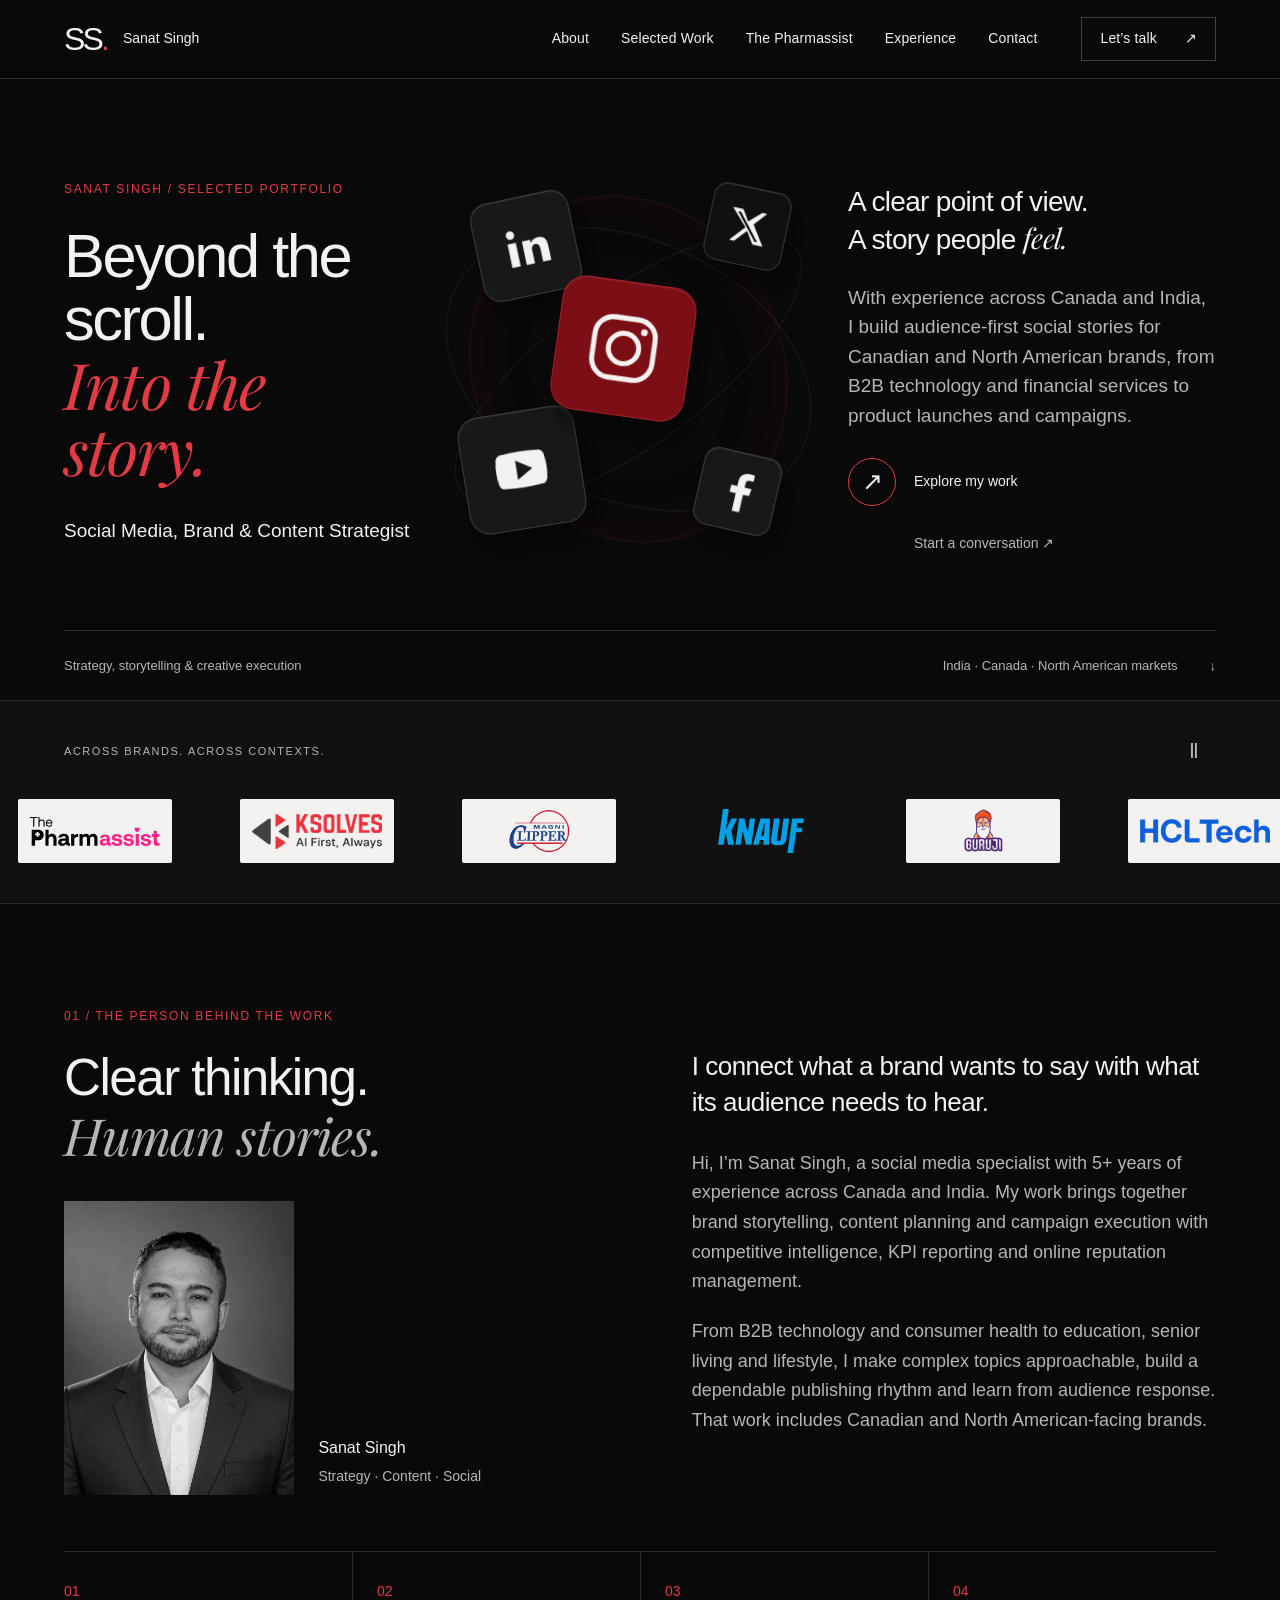
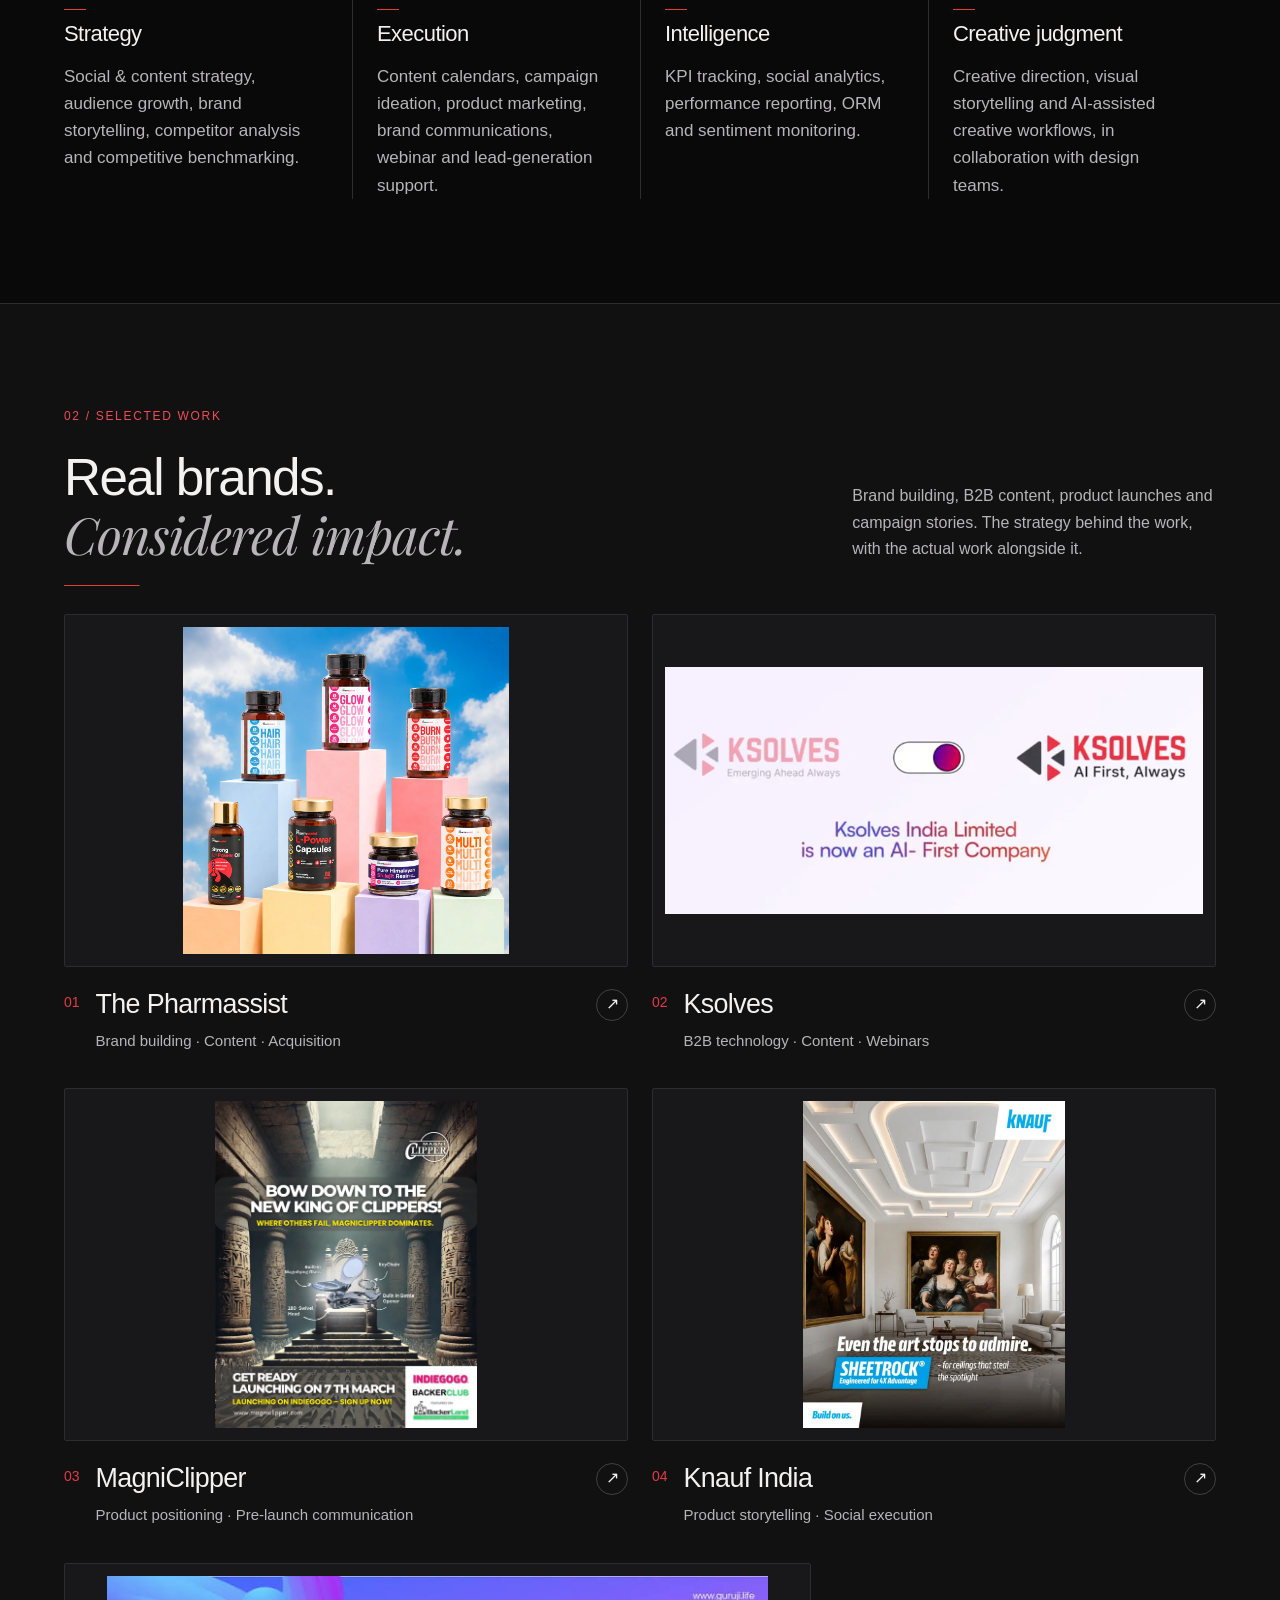
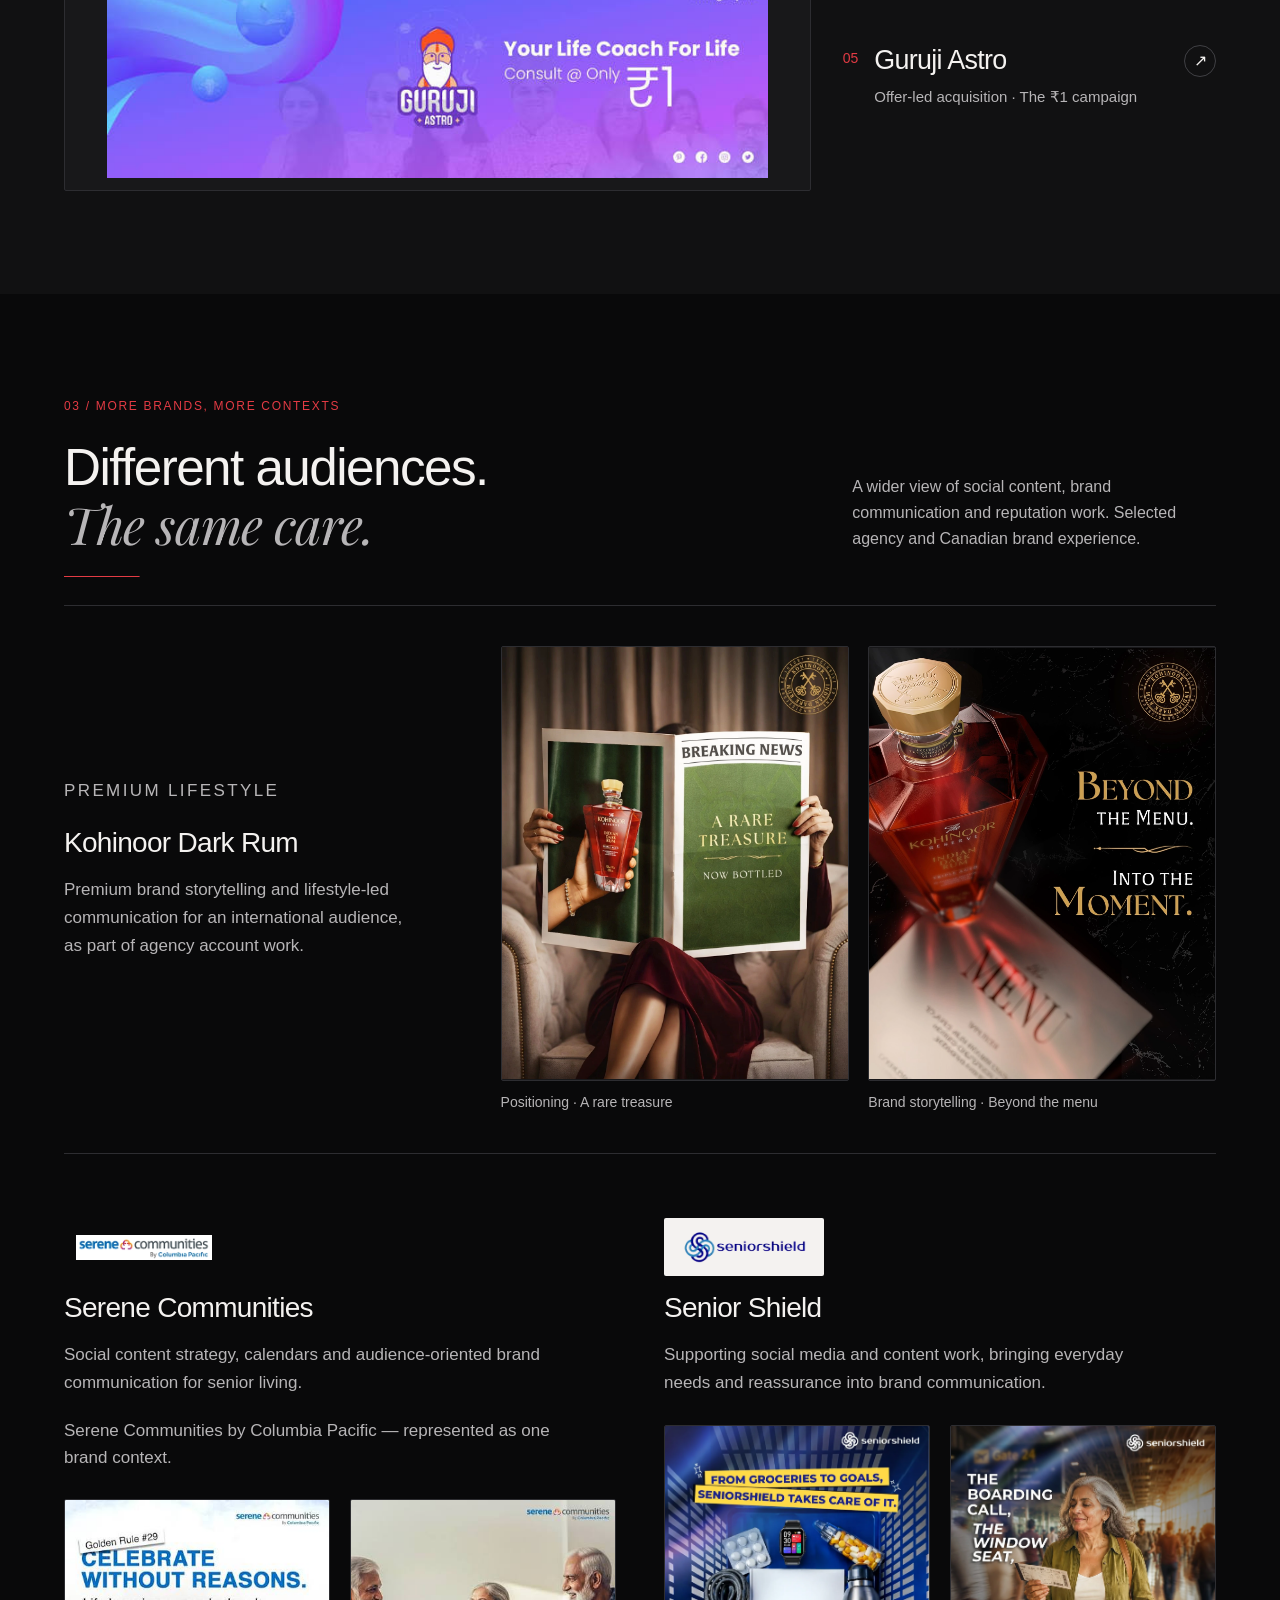
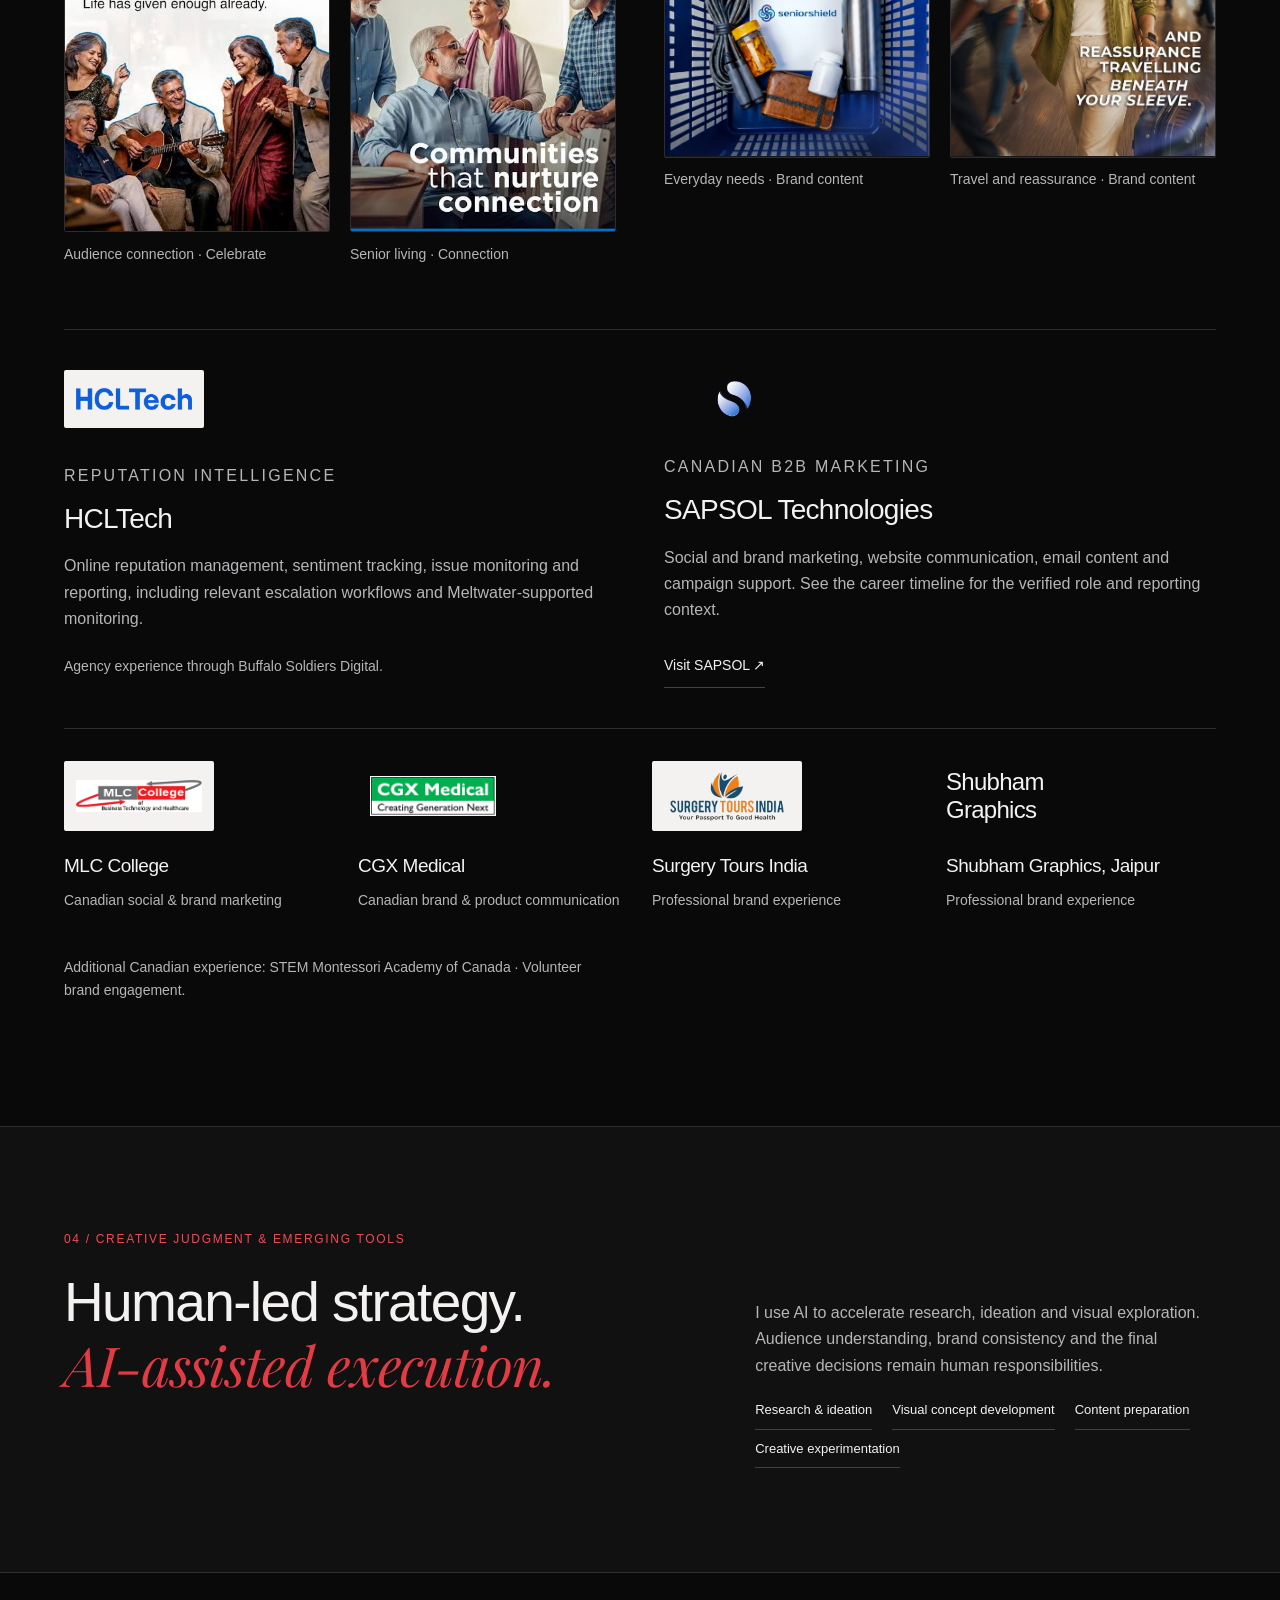
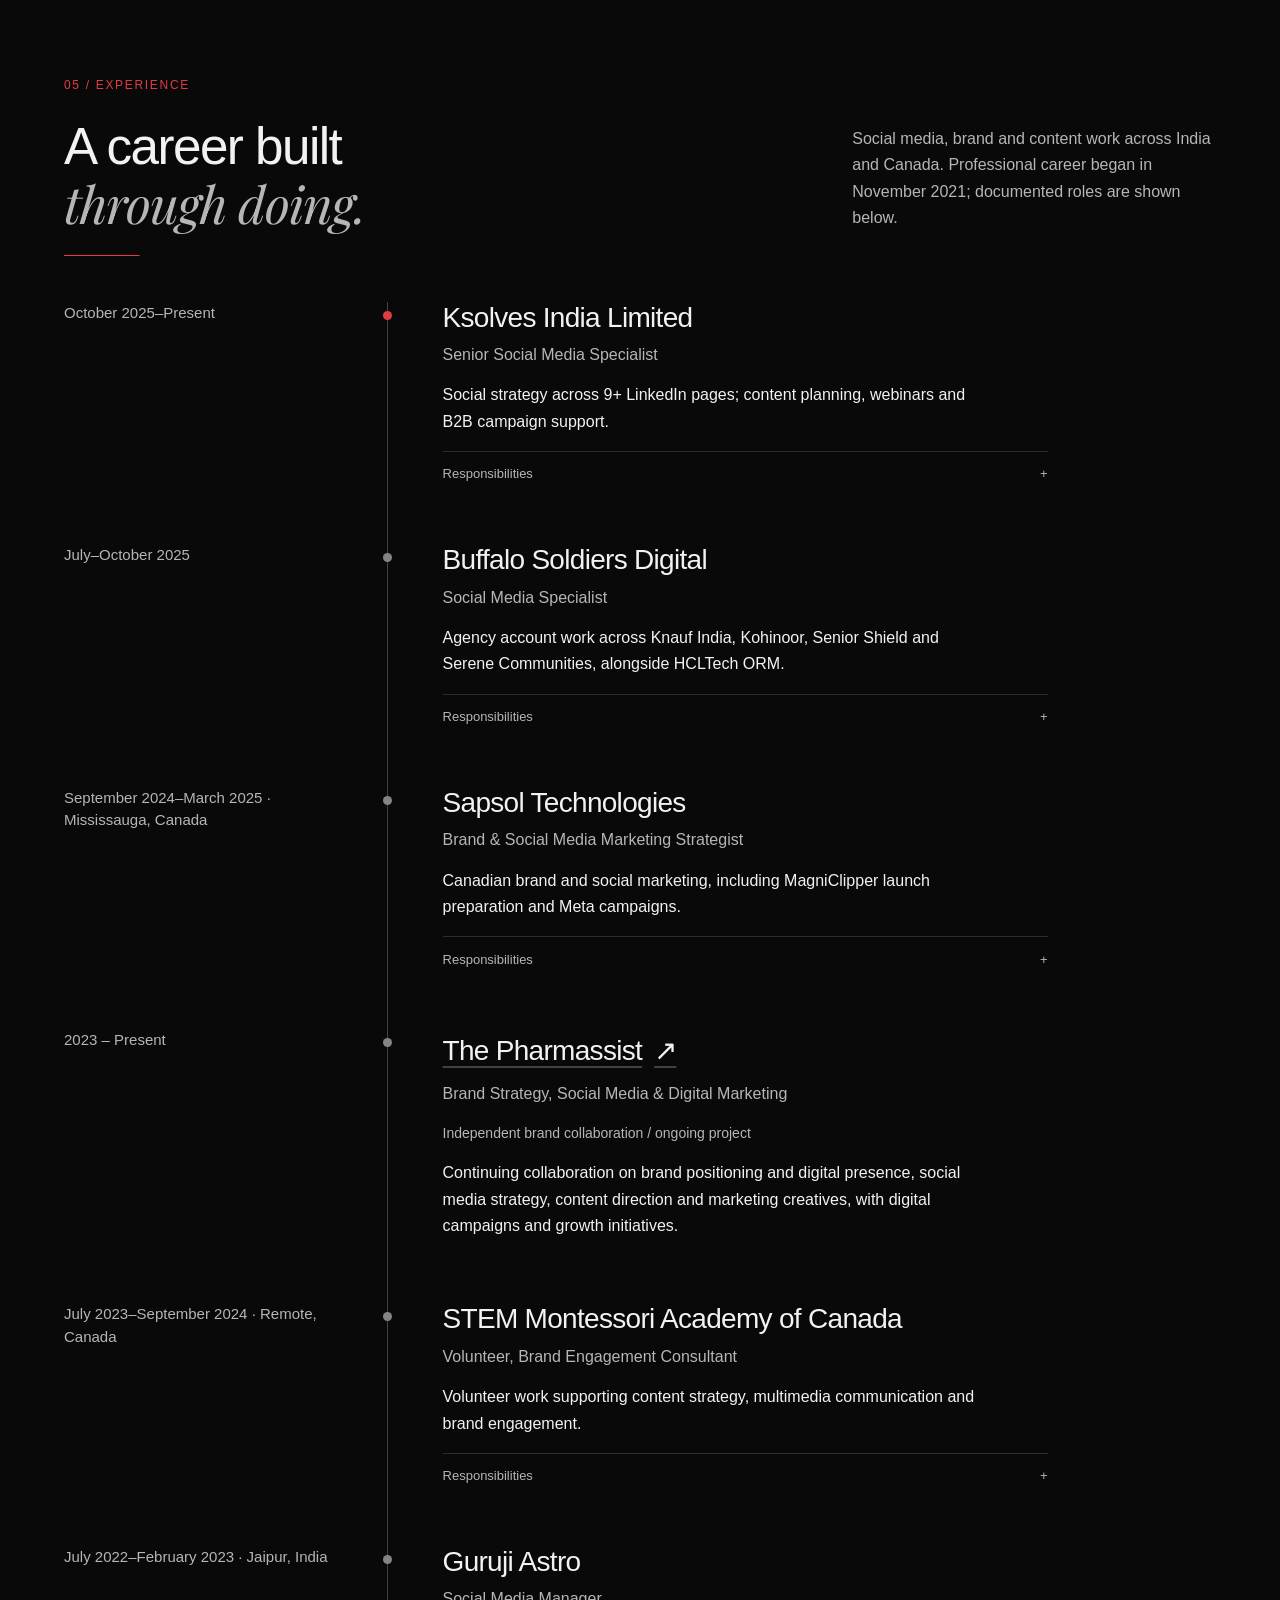
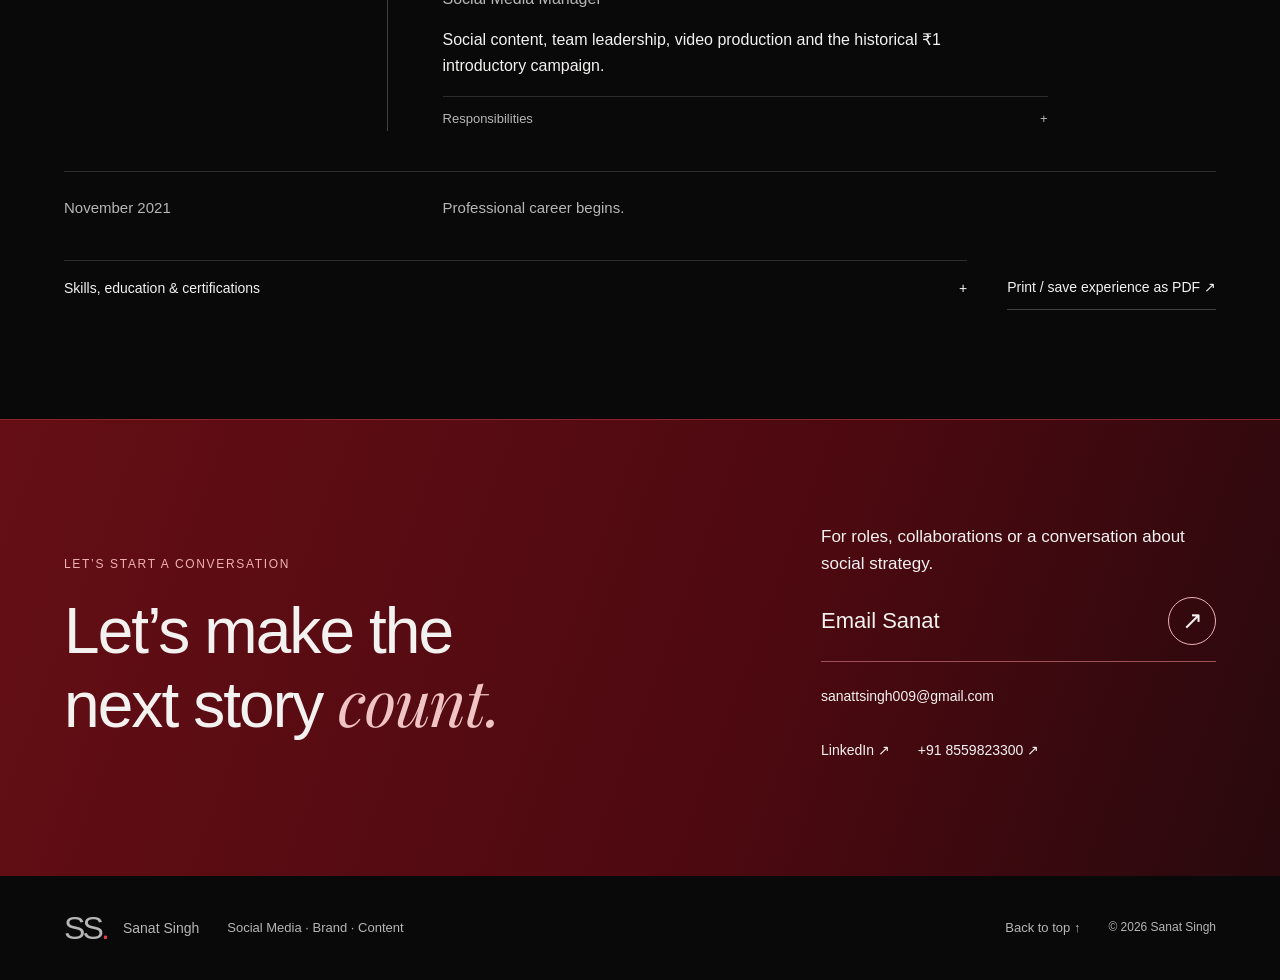
<file: index.html>
<!doctype html>
<html lang="en">
  <head>
    <meta charset="utf-8">
    <meta name="viewport" content="width=device-width,initial-scale=1">
    <meta name="theme-color" content="#09090A">
    <title>Sanat Singh — Social Media, Brand &amp; Content Strategist</title>
    <meta name="description" content="Social media, brand and content strategy by Sanat Singh. Explore real campaigns, creative work and performance evidence across India, Canada and North American markets.">
    <meta property="og:title" content="Sanat Singh — Social Media, Brand &amp; Content Strategist">
    <meta property="og:description" content="Beyond the scroll. Into the story. Selected brand stories, campaigns and social media work across India and Canada.">
    <meta property="og:type" content="website">
    <meta property="og:url" content="https://sanattsingh.github.io/sanat.singh/">
    <meta property="og:image" content="https://sanattsingh.github.io/sanat.singh/assets/sanat-headshot.png">
    <link rel="canonical" href="https://sanattsingh.github.io/sanat.singh/">
    <link rel="preload" href="assets/fonts/playfair-display-italic-latin.woff2" as="font" type="font/woff2" crossorigin>
    <link rel="stylesheet" href="styles.css">
    <script src="script.js" defer></script>
  </head>
  <body>
    <a class="skip-link" href="#main-content">Skip to content</a>
    <header class="site-header">
      <div class="wrap header-inner">
        <a class="brand" href="#home" aria-label="Sanat Singh, home">
          <span class="brand-initials">SS<span>.</span>
          </span>
          <span class="brand-name">Sanat Singh</span>
        </a>
        <button class="menu-toggle" id="menu" type="button" aria-expanded="false" aria-controls="nav">
          <span class="menu-label">Menu</span>
          <span class="menu-lines" aria-hidden="true"></span>
        </button>
        <nav id="nav" aria-label="Main navigation">
          <a href="#about">About</a>
          <a href="#work">Selected Work</a>
          <a href="work/the-pharmassist.html">The Pharmassist</a>
          <a href="#resume">Experience</a>
          <a href="#contact">Contact</a>
          <a class="nav-cta" href="mailto:sanattsingh009@gmail.com">Let’s talk <span aria-hidden="true">↗</span></a>
        </nav>
      </div>
    </header>
    <main id="main-content">
      <section class="hero wrap" id="home" aria-labelledby="hero-title">
        <div class="hero-grid">
          <div class="hero-main">
            <p class="eyebrow">SANAT SINGH / SELECTED PORTFOLIO</p>
            <h1 id="hero-title">
              <span>Beyond the</span>
              <span>scroll.</span>
              <em>Into the<br> story.</em>
            </h1>
            <p class="hero-role">Social Media, Brand &amp; Content Strategist</p>
          </div>
          <!-- Decorative platform marks: a social composition, not outbound links. -->
          <div class="hero-social" aria-hidden="true">
            <div class="social-orbit"></div>
            <div class="social-mark mark-linkedin"><div class="mark-face"><svg viewBox="0 0 48 48" fill="currentColor"><circle cx="11" cy="11" r="4"/><path d="M7 19h8v23H7zM21 19h8v3c2-3 5-4 8-4 7 0 8 5 8 11v13h-8V30c0-4-1-6-4-6s-4 2-4 6v12h-8z"/></svg></div></div>
            <div class="social-mark mark-x"><div class="mark-face"><svg viewBox="0 0 24 24" fill="currentColor"><path d="M18.9 2H22l-6.8 7.8L23.2 22H17l-4.9-7.4L5.6 22H2.5l8.2-9.4L.8 2h6.4l4.4 6.8L18.9 2ZM17.8 20h1.7L6.2 3.9H4.4L17.8 20Z"/></svg></div></div>
            <div class="social-mark mark-instagram"><div class="mark-face"><svg viewBox="0 0 48 48" fill="none" stroke="currentColor" stroke-width="3"><rect x="6" y="6" width="36" height="36" rx="11"/><circle cx="24" cy="24" r="9"/><circle cx="35" cy="13" r="2" fill="currentColor" stroke="none"/></svg></div></div>
            <div class="social-mark mark-youtube"><div class="mark-face"><svg viewBox="0 0 48 48"><path fill="currentColor" d="M44 15c-.5-3-2-5-5-5-10-1-20-1-30 0-3 0-4.5 2-5 5-1 6-1 12 0 18 .5 3 2 5 5 5 10 1 20 1 30 0 3 0 4.5-2 5-5 1-6 1-12 0-18Z"/><path fill="#18181a" d="m20 16 13 8-13 8Z"/></svg></div></div>
            <div class="social-mark mark-facebook"><div class="mark-face"><svg viewBox="0 0 24 24" fill="currentColor"><path d="M15.5 24V13h3.7l.6-4.3h-4.3V6c0-1.3.4-2.1 2.2-2.1H20V.2C19.4.1 18.2 0 16.7 0c-3.4 0-5.7 2.1-5.7 5.8v2.9H7.2V13H11v11Z"/></svg></div></div>
          </div>
          <div class="hero-side">
            <p class="hero-statement">A clear point of view.<br>A story people <em>feel.</em>
            </p>
            <p class="hero-support">With experience across Canada and India, I build audience-first social stories for Canadian and North American brands, from B2B technology and financial services to product launches and campaigns.</p>
            <div class="hero-actions">
              <a class="text-link" href="#work">Explore my work <span class="circle-arrow" aria-hidden="true">↗</span>
              </a>
              <a class="quiet-link" href="#contact">Start a conversation ↗</a>
            </div>
          </div>
        </div>
        <div class="hero-foot">
          <span>Strategy, storytelling &amp; creative execution</span>
          <a href="#about">India · Canada · North American markets <span aria-hidden="true">↓</span>
          </a>
        </div>
      </section>
      <section class="brand-showcase" aria-label="Selected brand experience">
        <div class="wrap strip-heading">
          <p class="eyebrow">ACROSS BRANDS. ACROSS CONTEXTS.</p>
          <button class="marquee-toggle" type="button" aria-pressed="false" aria-label="Pause brand motion"><span aria-hidden="true">Ⅱ</span>
          </button>
        </div>
        <div class="marquee">
          <div class="marquee-track">
            <div class="brand-group">
              <a href="work/the-pharmassist.html" aria-label="The Pharmassist">
                <span class="logo-frame light">
                  <img class="" src="assets/brands/the-pharmassist.svg" width="201" height="44" alt="The Pharmassist logo" loading="lazy" decoding="async">
                </span>
              </a>
              <a href="work/ksolves.html" aria-label="Ksolves">
                <span class="logo-frame light">
                  <img class="" src="assets/brands/ksolves.webp" width="2560" height="695" alt="Ksolves logo" loading="lazy" decoding="async">
                </span>
              </a>
              <a href="work/magniclipper.html" aria-label="MagniClipper">
                <span class="logo-frame light">
                  <img class="" src="assets/brands/magniclipper.webp" width="800" height="561" alt="MagniClipper logo" loading="lazy" decoding="async">
                </span>
              </a>
              <a href="work/knauf-india.html" aria-label="Knauf India">
                <span class="logo-frame ">
                  <img class="" src="assets/brands/knauf-india.svg" width="283" height="143" alt="Knauf India logo" loading="lazy" decoding="async">
                </span>
              </a>
              <a href="work/guruji-astro.html" aria-label="Guruji Astro">
                <span class="logo-frame light">
                  <img class="" src="assets/brands/guruji-astro.png" width="459" height="510" alt="Guruji Astro logo" loading="lazy" decoding="async">
                </span>
              </a>
              <a href="#hcltech" aria-label="HCLTech">
                <span class="logo-frame light">
                  <img class="" src="assets/brands/hcltech.png" width="767" height="142" alt="HCLTech logo" loading="lazy" decoding="async">
                </span>
              </a>
              <a href="#kohinoor" aria-label="Kohinoor Dark Rum">
                <span class="wordmark">Kohinoor Dark Rum</span>
              </a>
              <a href="#serene" aria-label="Serene Communities">
                <span class="logo-frame ">
                  <img class="" src="assets/brands/serene-communities.webp" width="300" height="55" alt="Serene Communities logo" loading="lazy" decoding="async">
                </span>
              </a>
              <a href="#sapsol" aria-label="SAPSOL Technologies">
                <span class="logo-frame ">
                  <img class="" src="assets/brands/sapsol.webp" width="2219" height="2219" alt="SAPSOL Technologies logo" loading="lazy" decoding="async">
                </span>
                <span class="logo-caption">SAPSOL Technologies</span>
              </a>
              <a href="#mlc" aria-label="MLC College">
                <span class="logo-frame light">
                  <img class="" src="assets/brands/mlc-college.png" width="281" height="72" alt="MLC College logo" loading="lazy" decoding="async">
                </span>
              </a>
              <a href="#cgx" aria-label="CGX Medical">
                <span class="logo-frame ">
                  <img class="" src="assets/brands/cgx-medical.png" width="260" height="84" alt="CGX Medical logo" loading="lazy" decoding="async">
                </span>
              </a>
              <a href="#surgery" aria-label="Surgery Tours India">
                <span class="logo-frame light">
                  <img class="" src="assets/brands/surgery-tours-india.webp" width="350" height="154" alt="Surgery Tours India logo" loading="lazy" decoding="async">
                </span>
              </a>
              <a href="#shubham" aria-label="Shubham Graphics, Jaipur">
                <span class="wordmark">Shubham Graphics, Jaipur</span>
              </a>
              <a href="#senior" aria-label="Senior Shield">
                <span class="logo-frame light">
                  <img class="" src="assets/brands/senior-shield.webp" width="298" height="89" alt="Senior Shield logo" loading="lazy" decoding="async">
                </span>
              </a>
            </div>
            <div class="brand-group" aria-hidden="true" inert>
              <a href="work/the-pharmassist.html" aria-label="The Pharmassist" tabindex="-1">
                <span class="logo-frame light">
                  <img class="" src="assets/brands/the-pharmassist.svg" width="201" height="44" alt="The Pharmassist logo" loading="lazy" decoding="async">
                </span>
              </a>
              <a href="work/ksolves.html" aria-label="Ksolves" tabindex="-1">
                <span class="logo-frame light">
                  <img class="" src="assets/brands/ksolves.webp" width="2560" height="695" alt="Ksolves logo" loading="lazy" decoding="async">
                </span>
              </a>
              <a href="work/magniclipper.html" aria-label="MagniClipper" tabindex="-1">
                <span class="logo-frame light">
                  <img class="" src="assets/brands/magniclipper.webp" width="800" height="561" alt="MagniClipper logo" loading="lazy" decoding="async">
                </span>
              </a>
              <a href="work/knauf-india.html" aria-label="Knauf India" tabindex="-1">
                <span class="logo-frame ">
                  <img class="" src="assets/brands/knauf-india.svg" width="283" height="143" alt="Knauf India logo" loading="lazy" decoding="async">
                </span>
              </a>
              <a href="work/guruji-astro.html" aria-label="Guruji Astro" tabindex="-1">
                <span class="logo-frame light">
                  <img class="" src="assets/brands/guruji-astro.png" width="459" height="510" alt="Guruji Astro logo" loading="lazy" decoding="async">
                </span>
              </a>
              <a href="#hcltech" aria-label="HCLTech" tabindex="-1">
                <span class="logo-frame light">
                  <img class="" src="assets/brands/hcltech.png" width="767" height="142" alt="HCLTech logo" loading="lazy" decoding="async">
                </span>
              </a>
              <a href="#kohinoor" aria-label="Kohinoor Dark Rum" tabindex="-1">
                <span class="wordmark">Kohinoor Dark Rum</span>
              </a>
              <a href="#serene" aria-label="Serene Communities" tabindex="-1">
                <span class="logo-frame ">
                  <img class="" src="assets/brands/serene-communities.webp" width="300" height="55" alt="Serene Communities logo" loading="lazy" decoding="async">
                </span>
              </a>
              <a href="#sapsol" aria-label="SAPSOL Technologies" tabindex="-1">
                <span class="logo-frame ">
                  <img class="" src="assets/brands/sapsol.webp" width="2219" height="2219" alt="SAPSOL Technologies logo" loading="lazy" decoding="async">
                </span>
                <span class="logo-caption">SAPSOL Technologies</span>
              </a>
              <a href="#mlc" aria-label="MLC College" tabindex="-1">
                <span class="logo-frame light">
                  <img class="" src="assets/brands/mlc-college.png" width="281" height="72" alt="MLC College logo" loading="lazy" decoding="async">
                </span>
              </a>
              <a href="#cgx" aria-label="CGX Medical" tabindex="-1">
                <span class="logo-frame ">
                  <img class="" src="assets/brands/cgx-medical.png" width="260" height="84" alt="CGX Medical logo" loading="lazy" decoding="async">
                </span>
              </a>
              <a href="#surgery" aria-label="Surgery Tours India" tabindex="-1">
                <span class="logo-frame light">
                  <img class="" src="assets/brands/surgery-tours-india.webp" width="350" height="154" alt="Surgery Tours India logo" loading="lazy" decoding="async">
                </span>
              </a>
              <a href="#shubham" aria-label="Shubham Graphics, Jaipur" tabindex="-1">
                <span class="wordmark">Shubham Graphics, Jaipur</span>
              </a>
              <a href="#senior" aria-label="Senior Shield" tabindex="-1">
                <span class="logo-frame light">
                  <img class="" src="assets/brands/senior-shield.webp" width="298" height="89" alt="Senior Shield logo" loading="lazy" decoding="async">
                </span>
              </a>
            </div>
          </div>
        </div>
      </section>
      <section class="intro wrap section" id="about">
        <div class="intro-grid">
          <div>
            <p class="eyebrow">01 / THE PERSON BEHIND THE WORK</p>
            <h2>Clear thinking.<br>
              <em>Human stories.</em>
            </h2>
            <div class="portrait-line">
              <img src="assets/sanat-headshot.webp" width="880" height="1100" alt="Sanat Singh" loading="lazy" decoding="async">
              <span>Sanat Singh<br>
                <small>Strategy · Content · Social</small>
              </span>
            </div>
          </div>
          <div class="intro-copy">
            <p class="intro-lede">I connect what a brand wants to say with what its audience needs to hear.</p>
            <p>Hi, I’m Sanat Singh, a social media specialist with 5+ years of experience across Canada and India. My work brings together brand storytelling, content planning and campaign execution with competitive intelligence, KPI reporting and online reputation management.</p>
            <p>From B2B technology and consumer health to education, senior living and lifestyle, I make complex topics approachable, build a dependable publishing rhythm and learn from audience response. That work includes Canadian and North American-facing brands.</p>
          </div>
        </div>
        <div class="capabilities">
          <div>
            <span class="cap-number">01</span>
            <h3>Strategy</h3>
            <p>Social &amp; content strategy, audience growth, brand storytelling, competitor analysis and competitive benchmarking.</p>
          </div>
          <div>
            <span class="cap-number">02</span>
            <h3>Execution</h3>
            <p>Content calendars, campaign ideation, product marketing, brand communications, webinar and lead-generation support.</p>
          </div>
          <div>
            <span class="cap-number">03</span>
            <h3>Intelligence</h3>
            <p>KPI tracking, social analytics, performance reporting, ORM and sentiment monitoring.</p>
          </div>
          <div>
            <span class="cap-number">04</span>
            <h3>Creative judgment</h3>
            <p>Creative direction, visual storytelling and AI-assisted creative workflows, in collaboration with design teams.</p>
          </div>
        </div>
      </section>
      <section class="selected-work section" id="work">
        <div class="wrap">
          <div class="section-heading">
            <div>
              <p class="eyebrow">02 / SELECTED WORK</p>
              <h2>Real brands.<br>
                <em>Considered impact.</em>
              </h2>
            </div>
            <p>Brand building, B2B content, product launches and campaign stories. The strategy behind the work, with the actual work alongside it.</p>
          </div>
          <div class="work-gallery" aria-label="Selected project case studies">
          <a class="project-card" href="work/the-pharmassist.html" aria-labelledby="gallery-the-pharmassist-number gallery-the-pharmassist-title">
            <div class="gallery-visual"><img class="" src="assets/projects/the-pharmassist/product-range.webp" width="1254" height="1254" alt="The Pharmassist range of wellness products on colored display plinths" loading="lazy" decoding="async"></div>
            <div class="gallery-card-body">
              <span class="gallery-number" id="gallery-the-pharmassist-number">01</span>
              <div><h3 id="gallery-the-pharmassist-title">The Pharmassist</h3><p>Brand building · Content · Acquisition</p></div>
              <span class="gallery-open" aria-hidden="true">↗</span>
              <span class="sr-only">Open case study</span>
            </div>
          </a>
          <a class="project-card" href="work/ksolves.html" aria-labelledby="gallery-ksolves-number gallery-ksolves-title">
            <div class="gallery-visual"><img class="" src="assets/projects/ksolves/ai-first-thumbnail.png" width="783" height="360" alt="Ksolves India Limited announces its shift from Emerging Ahead Always to AI First. Always." loading="lazy" decoding="async"></div>
            <div class="gallery-card-body">
              <span class="gallery-number" id="gallery-ksolves-number">02</span>
              <div><h3 id="gallery-ksolves-title">Ksolves</h3><p>B2B technology · Content · Webinars</p></div>
              <span class="gallery-open" aria-hidden="true">↗</span>
              <span class="sr-only">Open case study</span>
            </div>
          </a>
          <a class="project-card" href="work/magniclipper.html" aria-labelledby="gallery-magniclipper-number gallery-magniclipper-title">
            <div class="gallery-visual"><img class="" src="assets/projects/magniclipper/launch-announcement.webp" width="1080" height="1350" alt="MagniClipper launch creative introducing the nail clipper and magnifying lens" loading="lazy" decoding="async"></div>
            <div class="gallery-card-body">
              <span class="gallery-number" id="gallery-magniclipper-number">03</span>
              <div><h3 id="gallery-magniclipper-title">MagniClipper</h3><p>Product positioning · Pre-launch communication</p></div>
              <span class="gallery-open" aria-hidden="true">↗</span>
              <span class="sr-only">Open case study</span>
            </div>
          </a>
          <a class="project-card" href="work/knauf-india.html" aria-labelledby="gallery-knauf-india-number gallery-knauf-india-title">
            <div class="gallery-visual"><img class="" src="assets/projects/knauf-india/sheetrock.webp" width="800" height="1000" alt="Knauf Sheetrock ceiling creative with the line Even the art stops to admire" loading="lazy" decoding="async"></div>
            <div class="gallery-card-body">
              <span class="gallery-number" id="gallery-knauf-india-number">04</span>
              <div><h3 id="gallery-knauf-india-title">Knauf India</h3><p>Product storytelling · Social execution</p></div>
              <span class="gallery-open" aria-hidden="true">↗</span>
              <span class="sr-only">Open case study</span>
            </div>
          </a>
          <a class="project-card" href="work/guruji-astro.html" aria-labelledby="gallery-guruji-astro-number gallery-guruji-astro-title">
            <div class="gallery-visual"><img class="" src="assets/projects/guruji-astro/one-rupee-campaign.jpg" width="738" height="225" alt="Historical Guruji Astro banner: Your Life Coach For Life, consult at only ₹1" loading="lazy" decoding="async"></div>
            <div class="gallery-card-body">
              <span class="gallery-number" id="gallery-guruji-astro-number">05</span>
              <div><h3 id="gallery-guruji-astro-title">Guruji Astro</h3><p>Offer-led acquisition · The ₹1 campaign</p></div>
              <span class="gallery-open" aria-hidden="true">↗</span>
              <span class="sr-only">Open case study</span>
            </div>
          </a>
          </div>
        </div>
      </section>
      <section class="supporting section wrap" id="supporting">
        <div class="section-heading">
          <div>
            <p class="eyebrow">03 / MORE BRANDS, MORE CONTEXTS</p>
            <h2>Different audiences.<br>
              <em>The same care.</em>
            </h2>
          </div>
          <p>A wider view of social content, brand communication and reputation work. Selected agency and Canadian brand experience.</p>
        </div>
        <div class="support-features">
          <article class="support-feature support-feature-wide" id="kohinoor">
            <div class="support-caption">
              <p class="eyebrow">PREMIUM LIFESTYLE</p>
              <h3>Kohinoor Dark Rum</h3>
              <p>Premium brand storytelling and lifestyle-led communication for an international audience, as part of agency account work.</p>
            </div>
            <div class="creative-grid supporting-pair">
              <figure class="creative ">
                <a class="art-link" href="assets/supporting-work/kohinoor/rare-treasure.webp" target="_blank" rel="noopener" aria-label="View full-size: Kohinoor Dark Rum rare treasure lifestyle campaign">
                  <img class="" src="assets/supporting-work/kohinoor/rare-treasure.webp" width="1080" height="1350" alt="Kohinoor Dark Rum rare treasure lifestyle campaign" loading="lazy" decoding="async">
                  <span class="art-open" aria-hidden="true">↗</span>
                </a>
                <figcaption>Positioning · A rare treasure</figcaption>
              </figure>
              <figure class="creative ">
                <a class="art-link" href="assets/supporting-work/kohinoor/beyond-the-menu.webp" target="_blank" rel="noopener" aria-label="View full-size: Kohinoor Dark Rum Beyond the Menu campaign">
                  <img class="" src="assets/supporting-work/kohinoor/beyond-the-menu.webp" width="1347" height="1679" alt="Kohinoor Dark Rum Beyond the Menu campaign" loading="lazy" decoding="async">
                  <span class="art-open" aria-hidden="true">↗</span>
                </a>
                <figcaption>Brand storytelling · Beyond the menu</figcaption>
              </figure>
            </div>
          </article>
          <article class="support-feature" id="serene">
            <div class="support-caption">
              <span class="logo-frame ">
                <img class="" src="assets/brands/serene-communities.webp" width="300" height="55" alt="Serene Communities logo" loading="lazy" decoding="async">
              </span>
              <h3>Serene Communities</h3>
              <p>Social content strategy, calendars and audience-oriented brand communication for senior living.</p>
              <p class="note">Serene Communities by Columbia Pacific — represented as one brand context.</p>
            </div>
            <div class="creative-grid supporting-pair">
              <figure class="creative ">
                <a class="art-link" href="assets/supporting-work/serene-communities/celebrate.jpg" target="_blank" rel="noopener" aria-label="View full-size: Serene Communities creative celebrating older adults">
                  <img class="" src="assets/supporting-work/serene-communities/celebrate.jpg" width="399" height="501" alt="Serene Communities creative celebrating older adults" loading="lazy" decoding="async">
                  <span class="art-open" aria-hidden="true">↗</span>
                </a>
                <figcaption>Audience connection · Celebrate</figcaption>
              </figure>
              <figure class="creative ">
                <a class="art-link" href="assets/supporting-work/serene-communities/connection.jpg" target="_blank" rel="noopener" aria-label="View full-size: Serene Communities creative showing residents connecting">
                  <img class="" src="assets/supporting-work/serene-communities/connection.jpg" width="399" height="501" alt="Serene Communities creative showing residents connecting" loading="lazy" decoding="async">
                  <span class="art-open" aria-hidden="true">↗</span>
                </a>
                <figcaption>Senior living · Connection</figcaption>
              </figure>
            </div>
          </article>
          <article class="support-feature" id="senior">
            <div class="support-caption">
              <span class="logo-frame light">
                <img class="" src="assets/brands/senior-shield.webp" width="298" height="89" alt="Senior Shield logo" loading="lazy" decoding="async">
              </span>
              <h3>Senior Shield</h3>
              <p>Supporting social media and content work, bringing everyday needs and reassurance into brand communication.</p>
            </div>
            <div class="creative-grid supporting-pair">
              <figure class="creative ">
                <a class="art-link" href="assets/supporting-work/senior-shield/groceries-to-goals.webp" target="_blank" rel="noopener" aria-label="View full-size: Senior Shield From groceries to goals brand creative">
                  <img class="" src="assets/supporting-work/senior-shield/groceries-to-goals.webp" width="1170" height="1463" alt="Senior Shield From groceries to goals brand creative" loading="lazy" decoding="async">
                  <span class="art-open" aria-hidden="true">↗</span>
                </a>
                <figcaption>Everyday needs · Brand content</figcaption>
              </figure>
              <figure class="creative ">
                <a class="art-link" href="assets/supporting-work/senior-shield/boarding-call.webp" target="_blank" rel="noopener" aria-label="View full-size: Senior Shield Boarding call brand creative">
                  <img class="" src="assets/supporting-work/senior-shield/boarding-call.webp" width="1170" height="1463" alt="Senior Shield Boarding call brand creative" loading="lazy" decoding="async">
                  <span class="art-open" aria-hidden="true">↗</span>
                </a>
                <figcaption>Travel and reassurance · Brand content</figcaption>
              </figure>
            </div>
          </article>
        </div>
        <div class="brand-contexts">
          <article class="context-feature" id="hcltech">
            <span class="logo-frame light">
              <img class="" src="assets/brands/hcltech.png" width="767" height="142" alt="HCLTech logo" loading="lazy" decoding="async">
            </span>
            <div>
              <p class="eyebrow">REPUTATION INTELLIGENCE</p>
              <h3>HCLTech</h3>
              <p>Online reputation management, sentiment tracking, issue monitoring and reporting, including relevant escalation workflows and Meltwater-supported monitoring.</p>
              <span class="note">Agency experience through Buffalo Soldiers Digital.</span>
            </div>
          </article>
          <article class="context-feature" id="sapsol">
            <span class="logo-frame ">
              <img class="" src="assets/brands/sapsol.webp" width="2219" height="2219" alt="SAPSOL Technologies logo" loading="lazy" decoding="async">
            </span>
            <div>
              <p class="eyebrow">CANADIAN B2B MARKETING</p>
              <h3>SAPSOL Technologies</h3>
              <p>Social and brand marketing, website communication, email content and campaign support. See the career timeline for the verified role and reporting context.</p>
              <a class="quiet-link" href="https://www.sapsol.com/" target="_blank" rel="noopener noreferrer">Visit SAPSOL ↗</a>
            </div>
          </article>
        </div>
        <div class="association-list">
          <article id="mlc">
            <span class="logo-frame light">
              <img class="" src="assets/brands/mlc-college.png" width="281" height="72" alt="MLC College logo" loading="lazy" decoding="async">
            </span>
            <h3>MLC College</h3>
            <p>Canadian social &amp; brand marketing</p>
          </article>
          <article id="cgx">
            <span class="logo-frame ">
              <img class="" src="assets/brands/cgx-medical.png" width="260" height="84" alt="CGX Medical logo" loading="lazy" decoding="async">
            </span>
            <h3>CGX Medical</h3>
            <p>Canadian brand &amp; product communication</p>
          </article>
          <article id="surgery">
            <span class="logo-frame light">
              <img class="" src="assets/brands/surgery-tours-india.webp" width="350" height="154" alt="Surgery Tours India logo" loading="lazy" decoding="async">
            </span>
            <h3>Surgery Tours India</h3>
            <p>Professional brand experience</p>
          </article>
          <article id="shubham">
            <span class="wordmark">Shubham<br>Graphics</span>
            <h3>Shubham Graphics, Jaipur</h3>
            <p>Professional brand experience</p>
          </article>
        </div>
        <p class="support-note">Additional Canadian experience: STEM Montessori Academy of Canada · Volunteer brand engagement.</p>
      </section>
      <section class="ai-module section">
        <div class="wrap ai-grid">
          <p class="eyebrow">04 / CREATIVE JUDGMENT &amp; EMERGING TOOLS</p>
          <h2>Human-led strategy.<br>
            <em>AI-assisted execution.</em>
          </h2>
          <div class="ai-copy">
            <p>I use AI to accelerate research, ideation and visual exploration. Audience understanding, brand consistency and the final creative decisions remain human responsibilities.</p>
            <div class="ai-labels">
              <span>Research &amp; ideation</span>
              <span>Visual concept development</span>
              <span>Content preparation</span>
              <span>Creative experimentation</span>
            </div>
          </div>
        </div>
      </section>
      <section class="experience section wrap" id="resume">
        <div class="section-heading">
          <div>
            <p class="eyebrow">05 / EXPERIENCE</p>
            <h2>A career built<br>
              <em>through doing.</em>
            </h2>
          </div>
          <p>Social media, brand and content work across India and Canada. Professional career began in November 2021; documented roles are shown below.</p>
        </div>
        <div class="timeline">
          <div class="timeline-rail" aria-hidden="true">
            <span></span>
          </div>
          <article class="job">
            <span class="job-period">October 2025–Present</span>
            <div class="job-content">
              <h3>Ksolves India Limited</h3>
              <p class="job-role">Senior Social Media Specialist</p>
              <p class="job-summary">Social strategy across 9+ LinkedIn pages; content planning, webinars and B2B campaign support.</p>
              <details class="job-details">
                <summary>Responsibilities <span aria-hidden="true">+</span>
                </summary>
                <ul>
                  <li>Manage 9+ LinkedIn pages alongside Meta, X and online forums.</li>
                  <li>Lead social strategy, content planning, calendars, campaign ideation, research and platform-specific content.</li>
                  <li>Execute 2 end-to-end LinkedIn webinars per week, from planning and promotion to delivery and follow-up content.</li>
                  <li>Support banking and fintech client onboarding and brand/digital communication.</li>
                  <li>Execute Meta and LinkedIn campaigns for awareness, audience growth and B2B lead generation.</li>
                  <li>Use research, social listening and performance insights to guide content.</li>
                </ul>
              </details>
            </div>
          </article>
          <article class="job">
            <span class="job-period">July–October 2025</span>
            <div class="job-content">
              <h3>Buffalo Soldiers Digital</h3>
              <p class="job-role">Social Media Specialist</p>
              <p class="job-summary">Agency account work across Knauf India, Kohinoor, Senior Shield and Serene Communities, alongside HCLTech ORM.</p>
              <details class="job-details">
                <summary>Responsibilities <span aria-hidden="true">+</span>
                </summary>
                <ul>
                  <li>Managed accounts for Kohinoor Dark Rum, Senior Shield, Serene Communities and Knauf India.</li>
                  <li>Developed calendars, campaign plans and platform-specific content with copy and creative teams.</li>
                  <li>Coordinated publishing, scheduling and reporting across accounts.</li>
                  <li>Led HCLTech ORM, monitoring conversations and sentiment and supporting timely responses.</li>
                </ul>
              </details>
            </div>
          </article>
          <article class="job">
            <span class="job-period">September 2024–March 2025 · Mississauga, Canada</span>
            <div class="job-content">
              <h3>Sapsol Technologies</h3>
              <p class="job-role">Brand &amp; Social Media Marketing Strategist</p>
              <p class="job-summary">Canadian brand and social marketing, including MagniClipper launch preparation and Meta campaigns.</p>
              <details class="job-details">
                <summary>Responsibilities <span aria-hidden="true">+</span>
                </summary>
                <ul>
                  <li>Increased engagement by 35% across Sapsol Technologies, MLC College and CGX Medical.</li>
                  <li>Supported MagniClipper crowdfunding preparation, generating 2,000+ pre-launch website sign-ups through Meta campaigns.</li>
                  <li>Résumé-reported: 40% increase in brand awareness through Meta advertising and email marketing.</li>
                  <li>Redesigned the Sapsol website, contributing to a résumé-reported 50% increase in website traffic.</li>
                </ul>
              </details>
            </div>
          </article>
          <article class="job collaboration">
            <span class="job-period">2023 – Present</span>
            <div class="job-content">
              <h3><a href="work/the-pharmassist.html">The Pharmassist <span aria-hidden="true">↗</span></a></h3>
              <p class="job-role">Brand Strategy, Social Media &amp; Digital Marketing</p>
              <p class="note">Independent brand collaboration / ongoing project</p>
              <p class="job-summary">Continuing collaboration on brand positioning and digital presence, social media strategy, content direction and marketing creatives, with digital campaigns and growth initiatives.</p>
            </div>
          </article>
          <article class="job">
            <span class="job-period">July 2023–September 2024 · Remote, Canada</span>
            <div class="job-content">
              <h3>STEM Montessori Academy of Canada</h3>
              <p class="job-role">Volunteer, Brand Engagement Consultant</p>
              <p class="job-summary">Volunteer work supporting content strategy, multimedia communication and brand engagement.</p>
              <details class="job-details">
                <summary>Responsibilities <span aria-hidden="true">+</span>
                </summary>
                <ul>
                  <li>Supported brand and content strategy, multimedia content, email marketing and competitor research.</li>
                  <li>Collaborated with internal teams and interns to maintain content quality and timely delivery.</li>
                </ul>
              </details>
            </div>
          </article>
          <article class="job">
            <span class="job-period">July 2022–February 2023 · Jaipur, India</span>
            <div class="job-content">
              <h3>Guruji Astro</h3>
              <p class="job-role">Social Media Manager</p>
              <p class="job-summary">Social content, team leadership, video production and the historical ₹1 introductory campaign.</p>
              <details class="job-details">
                <summary>Responsibilities <span aria-hidden="true">+</span>
                </summary>
                <ul>
                  <li>Led five executives across content planning, social execution, brand communication and quality control.</li>
                  <li>Grew YouTube from 500 to 2,000 subscribers and produced 20+ video assets monthly.</li>
                  <li>Executed email marketing and monitored content performance.</li>
                </ul>
              </details>
            </div>
          </article>
        </div>
        <div class="timeline-origin">
          <span>November 2021</span>
          <p>Professional career begins.</p>
        </div>
        <div class="experience-resources">
          <details class="credentials">
            <summary>Skills, education &amp; certifications <span aria-hidden="true">+</span>
            </summary>
            <div class="credentials-content">
              <h3>Skills &amp; details</h3>
              <h4>Social media &amp; content</h4>
              <p>Strategy · Organic and paid social · Content development · Editorial calendars · Copywriting · Community management · Social listening</p>
              <h4>Campaigns &amp; stakeholders</h4>
              <p>Integrated campaigns · Campaign planning · Brand consistency · Creative briefing · Stakeholder coordination · Project management</p>
              <h4>Analytics &amp; optimization</h4>
              <p>Social analytics · KPI reporting · Performance analysis · Audience insights · Competitive benchmarking · Trend analysis</p>
              <h4>Platforms &amp; tools</h4>
              <p>LinkedIn · Meta · YouTube · X · Sprinklr · Meltwater · Canva · Figma · Premiere Pro · Photoshop · After Effects</p>
              <h4>Award</h4>
              <p>
                <b>Rising Star Award</b>
                <br>Q1 2026–27 · Ksolves India Limited</p>
              <h4>Certifications</h4>
              <ul>
                <li>HubSpot: Content Marketing; Social Media Marketing I &amp; II</li>
                <li>LinkedIn: Social Media Marketing Strategy; Digital Marketing Foundations</li>
                <li>Anthropic: AI Fluency; Claude 101</li>
                <li>LinkedIn &amp; PMI: Generative AI for Digital Marketers</li>
              </ul>
              <h4>Education</h4>
              <ul>
                <li>PG Certificate, Project Management · Georgian College · Aug 2024</li>
                <li>PG Certificate, Marketing Management · Georgian College · Dec 2023</li>
                <li>Advanced Certification, Audio &amp; Video Editing · TGC Animation · Jun 2021</li>
                <li>BA, Journalism &amp; Mass Communication · Manipal University · Aug 2020</li>
              </ul>
            </div>
          </details>
          <button class="quiet-link" id="print-resume" type="button">Print / save experience as PDF ↗</button>
        </div>
      </section>
      <section class="contact section" id="contact">
        <div class="wrap contact-grid">
          <div>
            <p class="eyebrow">LET’S START A CONVERSATION</p>
            <h2>Let’s make the<br>next story <em>count.</em>
            </h2>
          </div>
          <div class="contact-side">
            <p>For roles, collaborations or a conversation about social strategy.</p>
            <a class="contact-primary" href="mailto:sanattsingh009@gmail.com">Email Sanat <span class="circle-arrow" aria-hidden="true">↗</span>
            </a>
            <a class="email-address" href="mailto:sanattsingh009@gmail.com">sanattsingh009@gmail.com</a>
            <div class="contact-social">
              <a href="https://www.linkedin.com/in/sanatsingh1/" target="_blank" rel="noopener noreferrer">LinkedIn ↗</a>
              <a href="tel:+918559823300">+91 8559823300 ↗</a>
            </div>
          </div>
        </div>
      </section>
    </main>
    <footer class="site-footer">
      <div class="wrap footer-inner">
        <a class="brand" href="#home">
          <span class="brand-initials">SS<span>.</span>
          </span>Sanat Singh</a>
        <span>Social Media · Brand · Content</span>
        <a href="#home">Back to top ↑</a>
        <small>© 2026 Sanat Singh</small>
      </div>
    </footer>
  </body>
</html>
</file>
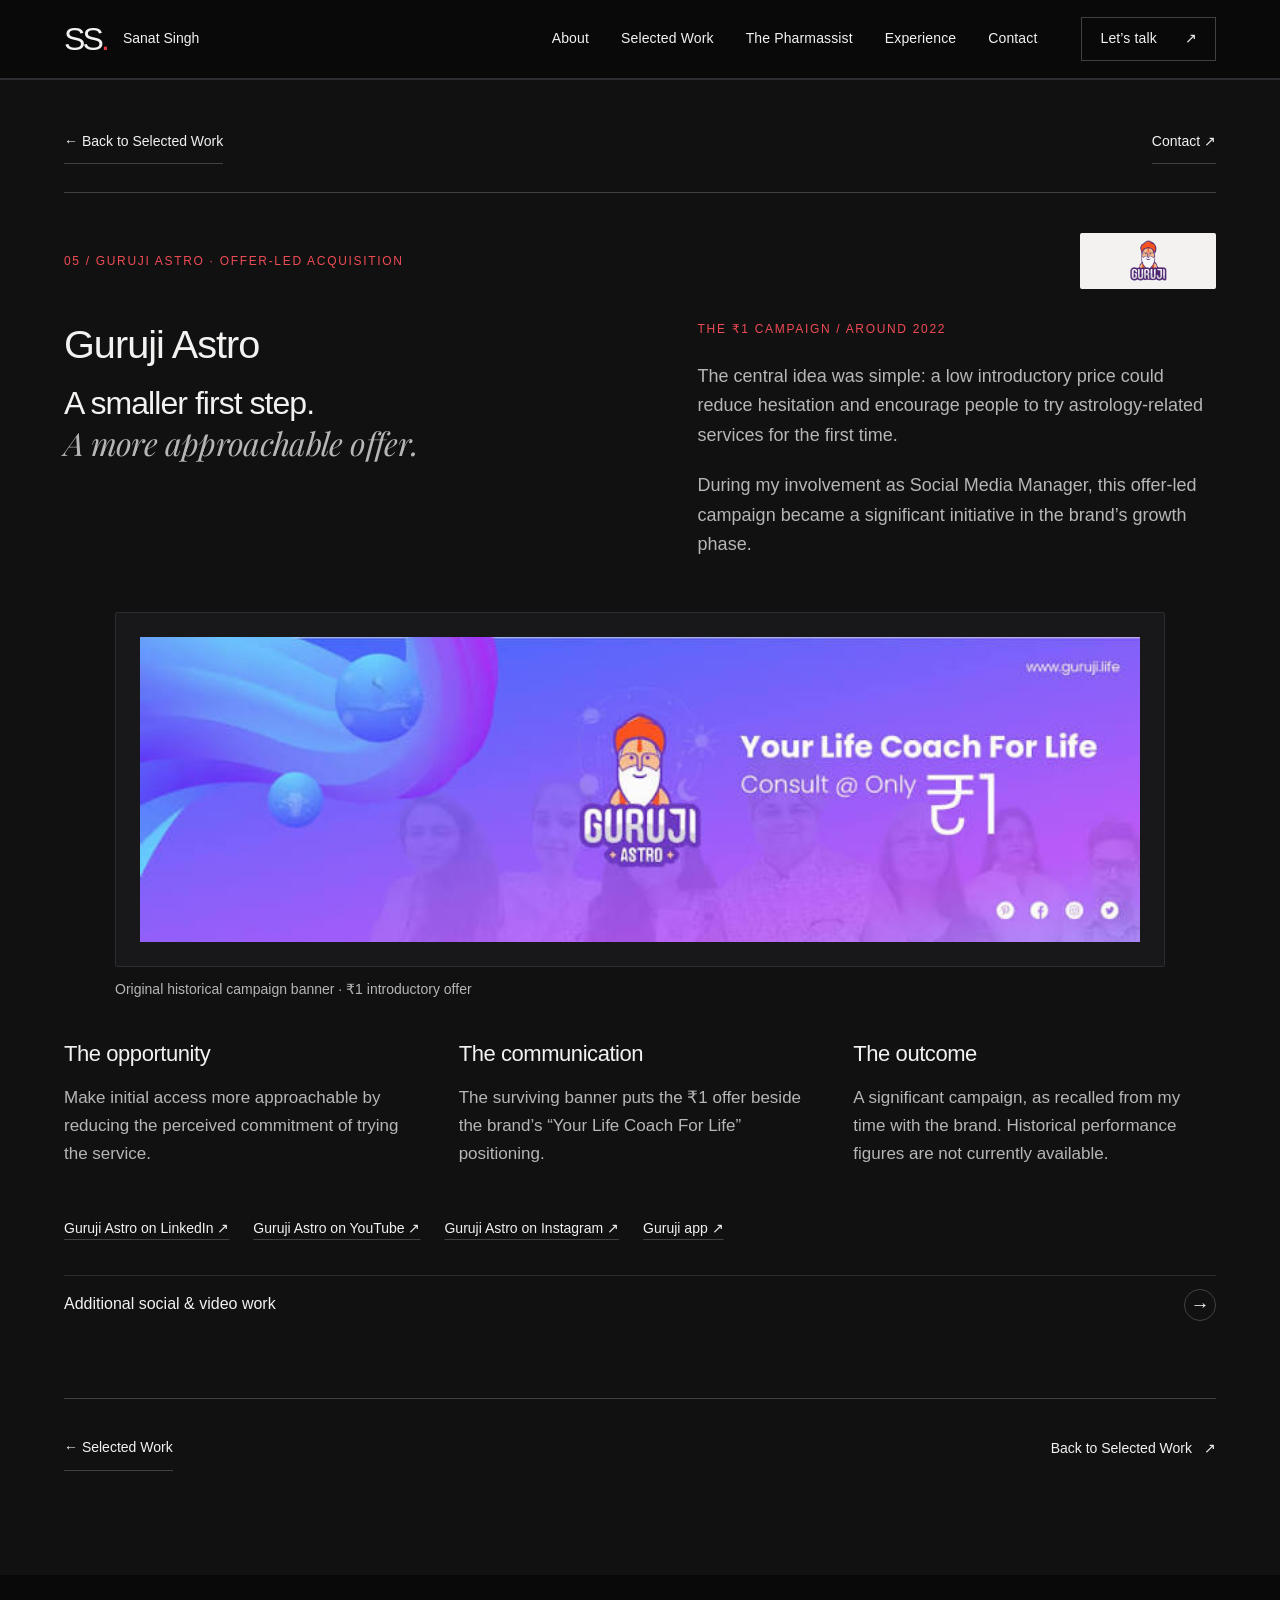
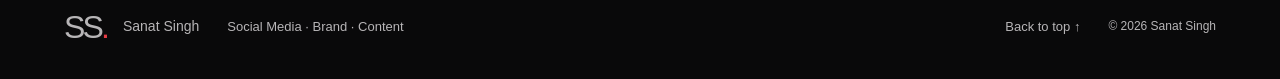
<file: work/guruji-astro.html>
<!doctype html>
<html lang="en">
  <head>
    <meta charset="utf-8">
    <meta name="viewport" content="width=device-width,initial-scale=1">
    <meta name="theme-color" content="#09090A">
    <title>Guruji Astro — Case Study 05 · Sanat Singh</title>
    <meta name="description" content="Offer-led acquisition · The ₹1 campaign. Guruji Astro case study by Sanat Singh.">
    <meta property="og:title" content="Guruji Astro — Sanat Singh">
    <meta property="og:type" content="website">
    <meta property="og:url" content="https://sanattsingh.github.io/sanat.singh/work/guruji-astro.html">
    <meta property="og:image" content="https://sanattsingh.github.io/sanat.singh/assets/projects/guruji-astro/one-rupee-campaign.jpg">
    <link rel="canonical" href="https://sanattsingh.github.io/sanat.singh/work/guruji-astro.html">
    <link rel="preload" href="../assets/fonts/playfair-display-italic-latin.woff2" as="font" type="font/woff2" crossorigin>
    <link rel="stylesheet" href="../styles.css">
    <script src="../script.js" defer></script>
  </head>
  <body class="case-study-page">
    <a class="skip-link" href="#main-content">Skip to content</a>
    <header class="site-header">
      <div class="wrap header-inner">
        <a class="brand" href="../index.html#home" aria-label="Sanat Singh, home">
          <span class="brand-initials">SS<span>.</span>
          </span>
          <span class="brand-name">Sanat Singh</span>
        </a>
        <button class="menu-toggle" id="menu" type="button" aria-expanded="false" aria-controls="nav">
          <span class="menu-label">Menu</span>
          <span class="menu-lines" aria-hidden="true"></span>
        </button>
        <nav id="nav" aria-label="Main navigation">
          <a href="../index.html#about">About</a>
          <a href="../index.html#work">Selected Work</a>
          <a href="the-pharmassist.html">The Pharmassist</a>
          <a href="../index.html#resume">Experience</a>
          <a href="../index.html#contact">Contact</a>
          <a class="nav-cta" href="mailto:sanattsingh009@gmail.com">Let’s talk <span aria-hidden="true">↗</span></a>
        </nav>
      </div>
    </header>
    <main id="main-content">
      <section class="selected-work section project-page">
        <div class="wrap">
          <div class="project-route"><a class="quiet-link" href="../index.html#work">← Back to Selected Work</a><a class="quiet-link" href="../index.html#contact">Contact ↗</a></div>
          <article class="case acquisition" id="guruji" aria-labelledby="guruji-title">
            <div class="case-topline">
              <span class="eyebrow">05 / GURUJI ASTRO · OFFER-LED ACQUISITION</span>
              <span class="logo-frame light">
                <img class="" src="../assets/brands/guruji-astro.png" width="459" height="510" alt="Guruji Astro logo" loading="lazy" decoding="async">
              </span>
            </div>
            <div class="project-intro">
              <div>
                <h1 id="guruji-title">Guruji Astro</h1>
                <p class="project-deck">A smaller first step.<br>
                  <em>A more approachable offer.</em>
                </p>
              </div>
              <div>
                <p class="eyebrow">THE ₹1 CAMPAIGN / AROUND 2022</p>
                <p>The central idea was simple: a low introductory price could reduce hesitation and encourage people to try astrology-related services for the first time.</p>
                <p>During my involvement as Social Media Manager, this offer-led campaign became a significant initiative in the brand’s growth phase.</p>
              </div>
            </div>
            <figure class="creative guruji-banner">
              <a class="art-link" href="../assets/projects/guruji-astro/one-rupee-campaign.jpg" target="_blank" rel="noopener" aria-label="View full-size: Historical Guruji Astro banner: Your Life Coach For Life, consult at only ₹1">
                <img class="" src="../assets/projects/guruji-astro/one-rupee-campaign.jpg" width="738" height="225" alt="Historical Guruji Astro banner: Your Life Coach For Life, consult at only ₹1" loading="lazy" decoding="async">
                <span class="art-open" aria-hidden="true">↗</span>
              </a>
              <figcaption>Original historical campaign banner · ₹1 introductory offer</figcaption>
            </figure>
            <div class="campaign-notes">
              <div>
                <h4>The opportunity</h4>
                <p>Make initial access more approachable by reducing the perceived commitment of trying the service.</p>
              </div>
              <div>
                <h4>The communication</h4>
                <p>The surviving banner puts the ₹1 offer beside the brand’s “Your Life Coach For Life” positioning.</p>
              </div>
              <div>
                <h4>The outcome</h4>
                <p>A significant campaign, as recalled from my time with the brand. Historical performance figures are not currently available.</p>
              </div>
            </div>
            <div class="case-links">
              <a href="https://www.linkedin.com/company/guruji-astro/home/" target="_blank" rel="noopener noreferrer">Guruji Astro on LinkedIn ↗</a>
              <a href="https://www.youtube.com/@GurujiAstro" target="_blank" rel="noopener noreferrer">Guruji Astro on YouTube ↗</a>
              <a href="https://www.instagram.com/gurujiastroapp/" target="_blank" rel="noopener noreferrer">Guruji Astro on Instagram ↗</a>
              <a href="https://guruji.app.link/6ApX4JRzhtb" target="_blank" rel="noopener noreferrer">Guruji app ↗</a>
            </div>
            <details class="case-details">
              <summary>
                <span class="detail-label">Additional social &amp; video work</span>
                <span class="circle-arrow" aria-hidden="true">→</span>
                <span class="sr-only">: Guruji Astro</span>
              </summary>
              <div class="case-details-content">
                <div class="project-gallery guruji-gallery" aria-label="Guruji Astro social profiles and video examples">
                  <figure>
                    <img src="../assets/guruji-instagram.webp" alt="Guruji Astro Instagram profile" width="900" height="341" loading="lazy" decoding="async">
                    <figcaption>Instagram profile</figcaption>
                  </figure>
                  <figure>
                    <img src="../assets/guruji-linkedin.webp" alt="Guruji Astro LinkedIn page" width="492" height="270" loading="lazy" decoding="async">
                    <figcaption>LinkedIn page</figcaption>
                  </figure>
                  <figure>
                    <img src="../assets/guruji-youtube-banner.webp" alt="Guruji Astro YouTube channel banner" width="900" height="433" loading="lazy" decoding="async">
                    <figcaption>YouTube channel</figcaption>
                  </figure>
                  <figure>
                    <img src="../assets/guruji-video-thumbnail.webp" alt="Guruji Astro video thumbnail" width="475" height="367" loading="lazy" decoding="async">
                    <figcaption>Audience-led video</figcaption>
                  </figure>
                </div>
                <div class="case-body">
                  <div>
                    <h4>The work</h4>
                    <ul>
                      <li>Led five executives across content planning, social execution and quality control.</li>
                      <li>Managed strategy and audience-aligned content calendars.</li>
                      <li>Produced and edited 20+ video assets per month.</li>
                      <li>Executed email marketing and monitored performance.</li>
                    </ul>
                  </div>
                  <div>
                    <h4>The impact</h4>
                    <p>Separate from the ₹1 campaign: YouTube grew from 500 to 2,000 subscribers (300% growth), with 20+ video assets produced monthly. These figures describe wider channel work.</p>
                  </div>
                </div>
              </div>
            </details>
          </article>
          <nav class="project-pagination" aria-label="Project navigation">
            <a class="quiet-link" href="../index.html#work">← Selected Work</a>
            <a class="text-link" href="../index.html#work">Back to Selected Work <span aria-hidden="true">↗</span></a>
          </nav>
        </div>
      </section>
    </main>
    <footer class="site-footer">
      <div class="wrap footer-inner">
        <a class="brand" href="../index.html#home">
          <span class="brand-initials">SS<span>.</span>
          </span>Sanat Singh</a>
        <span>Social Media · Brand · Content</span>
        <a href="../index.html#home">Back to top ↑</a>
        <small>© 2026 Sanat Singh</small>
      </div>
    </footer>
  </body>
</html>
</file>
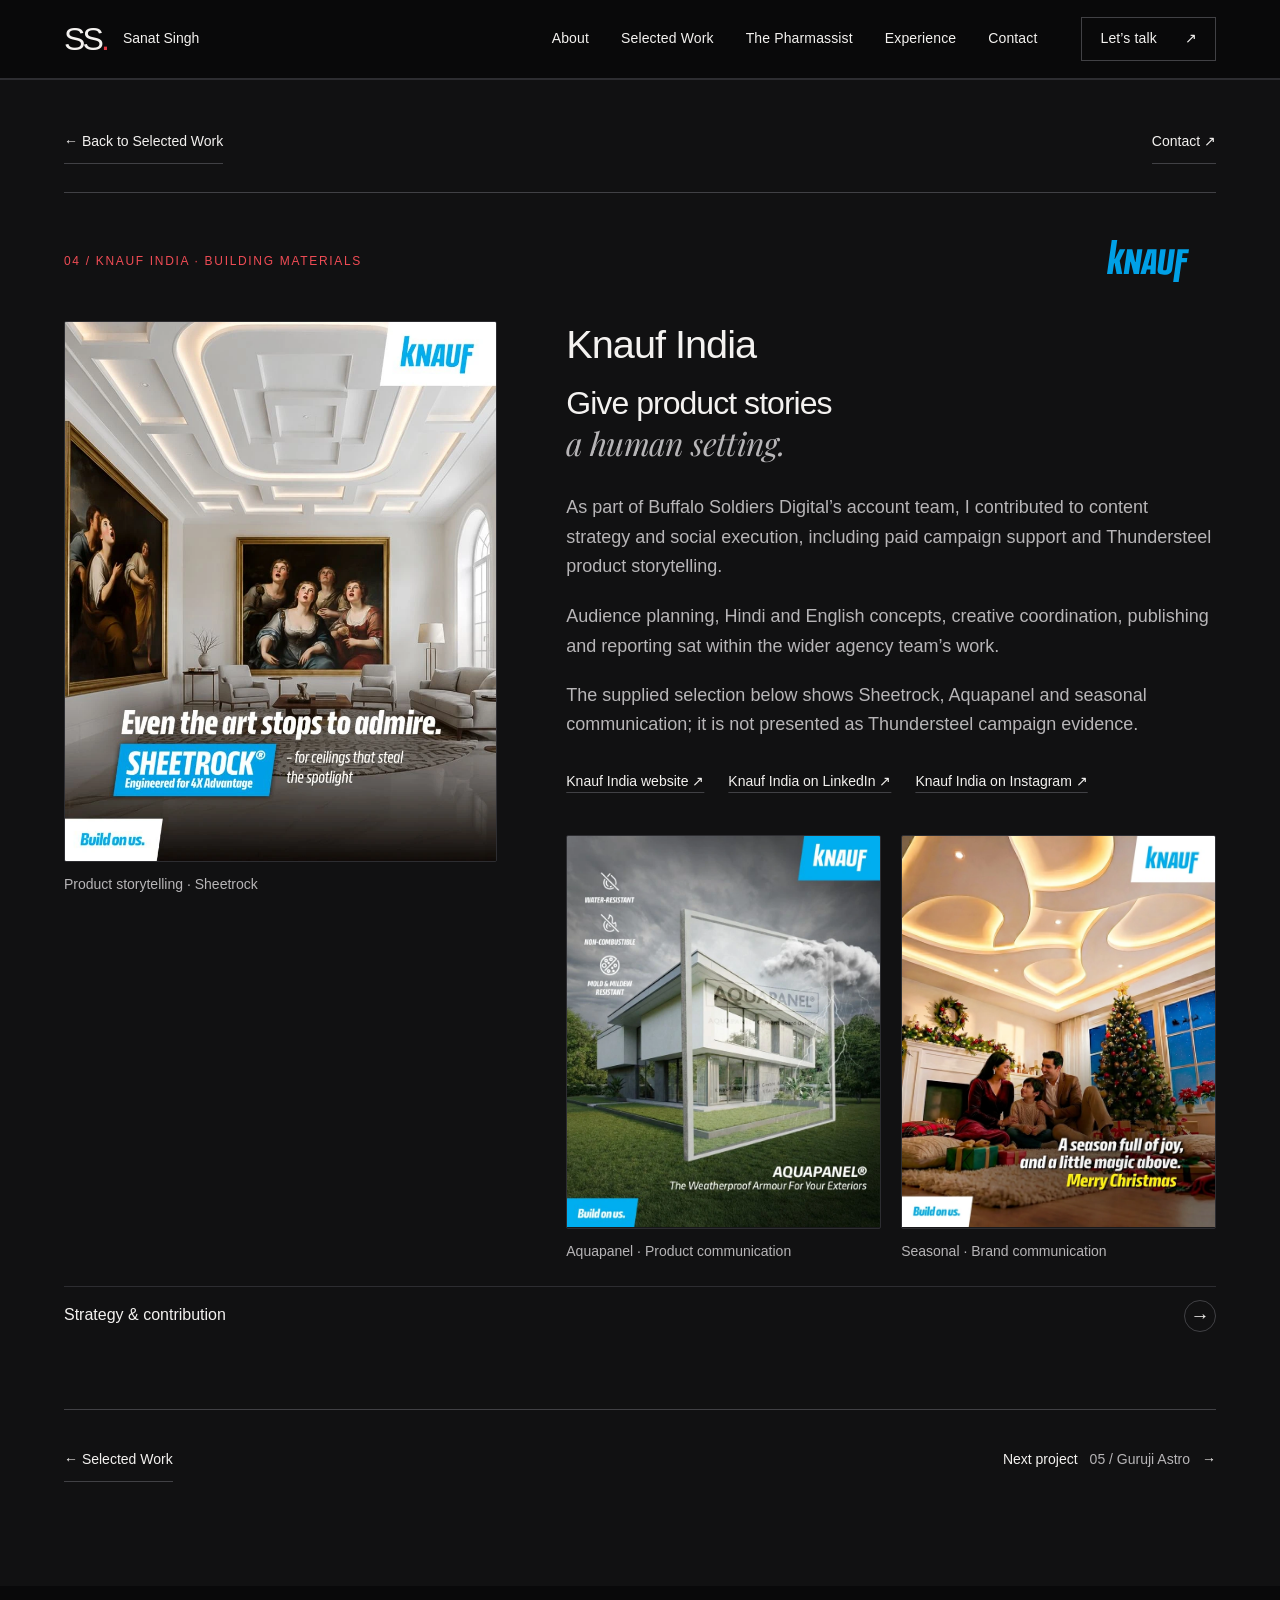
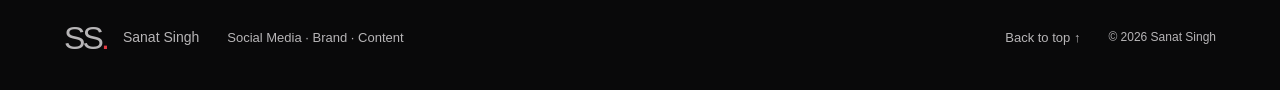
<file: work/knauf-india.html>
<!doctype html>
<html lang="en">
  <head>
    <meta charset="utf-8">
    <meta name="viewport" content="width=device-width,initial-scale=1">
    <meta name="theme-color" content="#09090A">
    <title>Knauf India — Case Study 04 · Sanat Singh</title>
    <meta name="description" content="Product storytelling · Social execution. Knauf India case study by Sanat Singh.">
    <meta property="og:title" content="Knauf India — Sanat Singh">
    <meta property="og:type" content="website">
    <meta property="og:url" content="https://sanattsingh.github.io/sanat.singh/work/knauf-india.html">
    <meta property="og:image" content="https://sanattsingh.github.io/sanat.singh/assets/projects/knauf-india/sheetrock.webp">
    <link rel="canonical" href="https://sanattsingh.github.io/sanat.singh/work/knauf-india.html">
    <link rel="preload" href="../assets/fonts/playfair-display-italic-latin.woff2" as="font" type="font/woff2" crossorigin>
    <link rel="stylesheet" href="../styles.css">
    <script src="../script.js" defer></script>
  </head>
  <body class="case-study-page">
    <a class="skip-link" href="#main-content">Skip to content</a>
    <header class="site-header">
      <div class="wrap header-inner">
        <a class="brand" href="../index.html#home" aria-label="Sanat Singh, home">
          <span class="brand-initials">SS<span>.</span>
          </span>
          <span class="brand-name">Sanat Singh</span>
        </a>
        <button class="menu-toggle" id="menu" type="button" aria-expanded="false" aria-controls="nav">
          <span class="menu-label">Menu</span>
          <span class="menu-lines" aria-hidden="true"></span>
        </button>
        <nav id="nav" aria-label="Main navigation">
          <a href="../index.html#about">About</a>
          <a href="../index.html#work">Selected Work</a>
          <a href="the-pharmassist.html">The Pharmassist</a>
          <a href="../index.html#resume">Experience</a>
          <a href="../index.html#contact">Contact</a>
          <a class="nav-cta" href="mailto:sanattsingh009@gmail.com">Let’s talk <span aria-hidden="true">↗</span></a>
        </nav>
      </div>
    </header>
    <main id="main-content">
      <section class="selected-work section project-page">
        <div class="wrap">
          <div class="project-route"><a class="quiet-link" href="../index.html#work">← Back to Selected Work</a><a class="quiet-link" href="../index.html#contact">Contact ↗</a></div>
          <article class="case building" id="knauf" aria-labelledby="knauf-title">
            <div class="case-topline">
              <span class="eyebrow">04 / KNAUF INDIA · BUILDING MATERIALS</span>
              <span class="logo-frame ">
                <img class="" src="../assets/brands/knauf-india.svg" width="283" height="143" alt="Knauf India logo" loading="lazy" decoding="async">
              </span>
            </div>
            <div class="knauf-grid">
              <figure class="creative knauf-anchor">
                <a class="art-link" href="../assets/projects/knauf-india/sheetrock.webp" target="_blank" rel="noopener" aria-label="View full-size: Knauf Sheetrock ceiling creative with the line Even the art stops to admire">
                  <img class="" src="../assets/projects/knauf-india/sheetrock.webp" width="800" height="1000" alt="Knauf Sheetrock ceiling creative with the line Even the art stops to admire" loading="lazy" decoding="async">
                  <span class="art-open" aria-hidden="true">↗</span>
                </a>
                <figcaption>Product storytelling · Sheetrock</figcaption>
              </figure>
              <div class="case-copy">
                <h1 id="knauf-title">Knauf India</h1>
                <p class="project-deck">Give product stories<br>
                  <em>a human setting.</em>
                </p>
                <p>As part of Buffalo Soldiers Digital’s account team, I contributed to content strategy and social execution, including paid campaign support and Thundersteel product storytelling.</p>
                <p>Audience planning, Hindi and English concepts, creative coordination, publishing and reporting sat within the wider agency team’s work.</p>
                <p class="note">The supplied selection below shows Sheetrock, Aquapanel and seasonal communication; it is not presented as Thundersteel campaign evidence.</p>
                <div class="case-links">
                  <a href="https://knauf.com/en-IN" target="_blank" rel="noopener noreferrer">Knauf India website ↗</a>
                  <a href="https://www.linkedin.com/company/knauf-india/home/" target="_blank" rel="noopener noreferrer">Knauf India on LinkedIn ↗</a>
                  <a href="https://www.instagram.com/knauf_india/" target="_blank" rel="noopener noreferrer">Knauf India on Instagram ↗</a>
                </div>
                <div class="creative-grid knauf-pair">
                  <figure class="creative ">
                    <a class="art-link" href="../assets/projects/knauf-india/aquapanel.webp" target="_blank" rel="noopener" aria-label="View full-size: Knauf Aquapanel outdoor building product creative">
                      <img class="" src="../assets/projects/knauf-india/aquapanel.webp" width="800" height="1000" alt="Knauf Aquapanel outdoor building product creative" loading="lazy" decoding="async">
                      <span class="art-open" aria-hidden="true">↗</span>
                    </a>
                    <figcaption>Aquapanel · Product communication</figcaption>
                  </figure>
                  <figure class="creative ">
                    <a class="art-link" href="../assets/projects/knauf-india/christmas.webp" target="_blank" rel="noopener" aria-label="View full-size: Knauf Christmas living-room creative">
                      <img class="" src="../assets/projects/knauf-india/christmas.webp" width="720" height="900" alt="Knauf Christmas living-room creative" loading="lazy" decoding="async">
                      <span class="art-open" aria-hidden="true">↗</span>
                    </a>
                    <figcaption>Seasonal · Brand communication</figcaption>
                  </figure>
                </div>
              </div>
            </div>
            <details class="case-details">
              <summary>
                <span class="detail-label">Strategy &amp; contribution</span>
                <span class="circle-arrow" aria-hidden="true">→</span>
                <span class="sr-only">: Knauf India</span>
              </summary>
              <div class="case-details-content">
                <div class="case-body">
                  <div>
                    <h4>Content strategy &amp; execution</h4>
                    <p>Working with the wider account team, I helped shape audience-led product communication and supported the everyday work needed to publish it consistently.</p>
                    <ul>
                      <li>Contributed to content strategy, audience planning and bilingual Hindi and English story concepts.</li>
                      <li>Worked on Thundersteel product storytelling and related social content.</li>
                      <li>Supported paid social campaigns in coordination with the wider account team.</li>
                      <li>Handled day-to-day social media tasks, including content calendars, creative coordination, publishing and performance reporting.</li>
                    </ul>
                  </div>
                  <div>
                    <p class="note">Collaborative account work: my contributions sat within Buffalo Soldiers Digital’s wider strategy, creative and campaign team.</p>
                  </div>
                </div>
              </div>
            </details>
          </article>
          <nav class="project-pagination" aria-label="Project navigation">
            <a class="quiet-link" href="../index.html#work">← Selected Work</a>
            <a class="text-link" href="guruji-astro.html">Next project <span>05 / Guruji Astro</span><span aria-hidden="true">→</span></a>
          </nav>
        </div>
      </section>
    </main>
    <footer class="site-footer">
      <div class="wrap footer-inner">
        <a class="brand" href="../index.html#home">
          <span class="brand-initials">SS<span>.</span>
          </span>Sanat Singh</a>
        <span>Social Media · Brand · Content</span>
        <a href="../index.html#home">Back to top ↑</a>
        <small>© 2026 Sanat Singh</small>
      </div>
    </footer>
  </body>
</html>
</file>
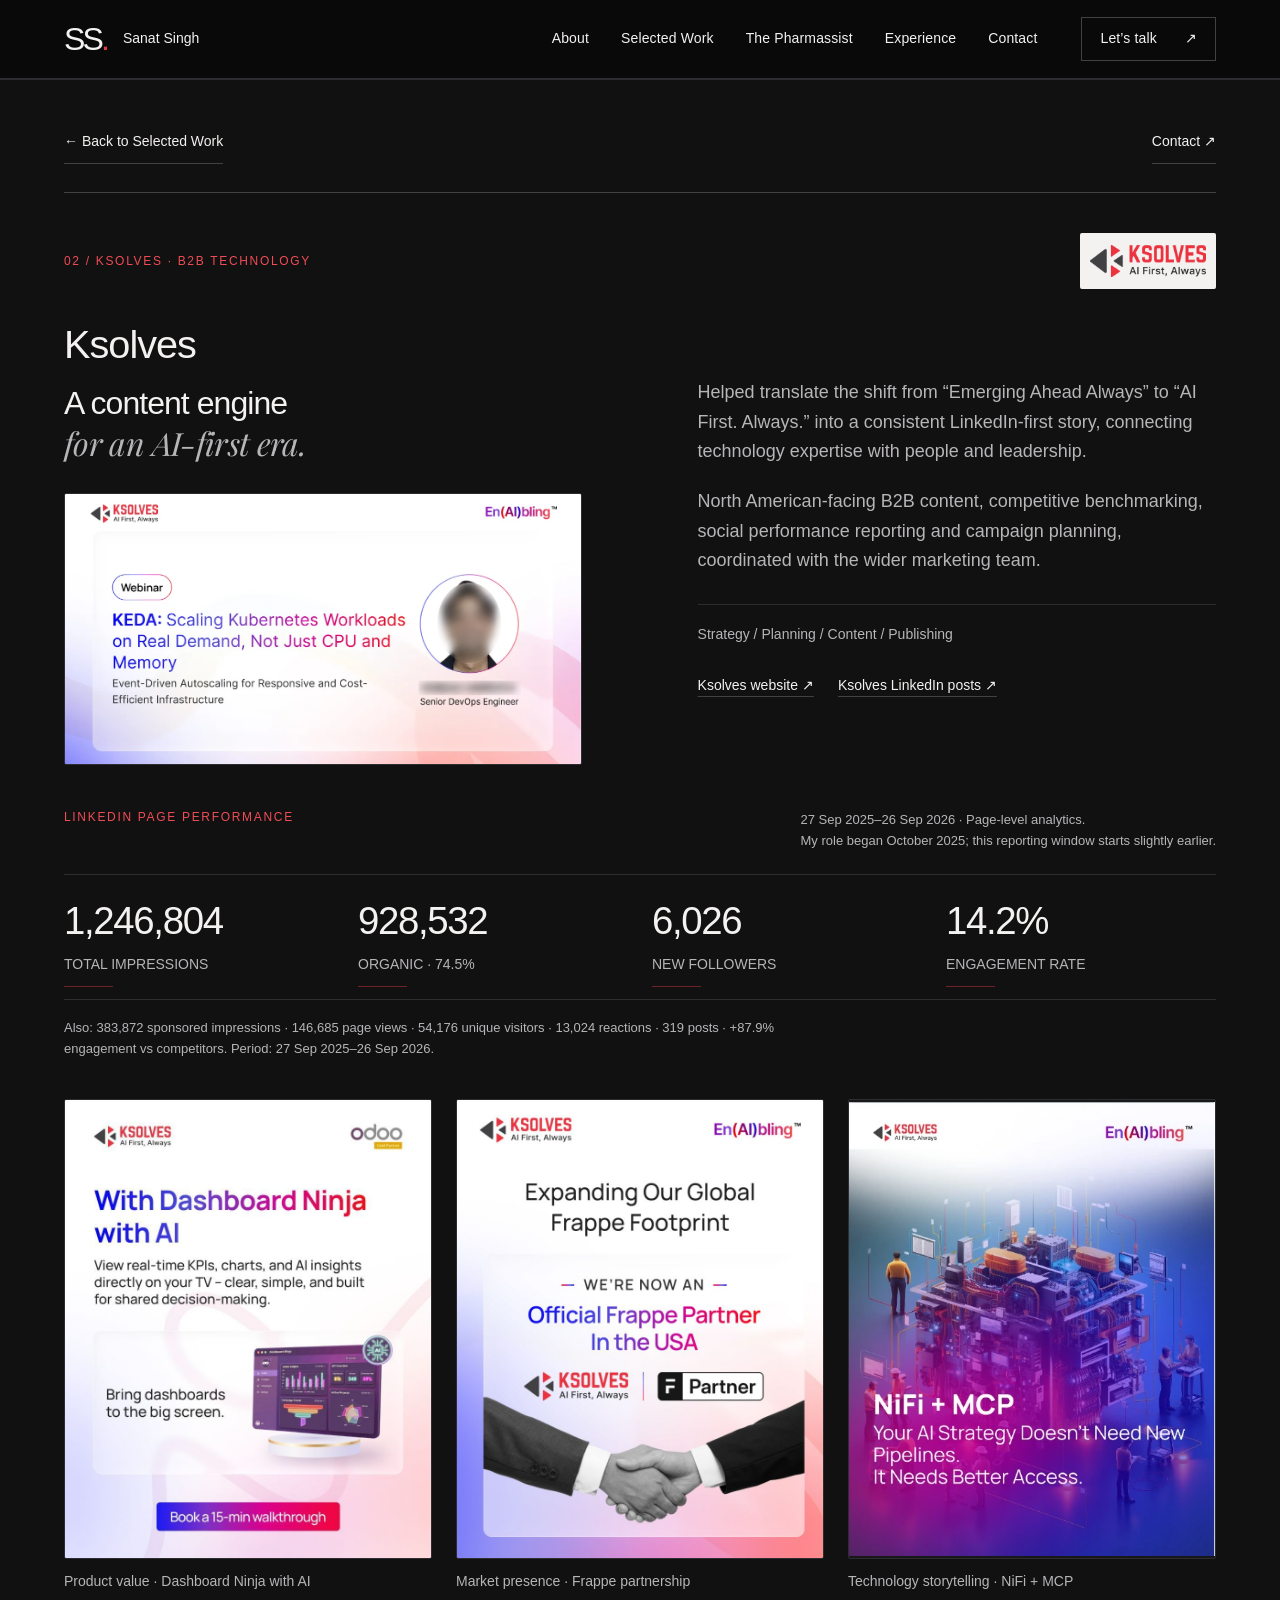
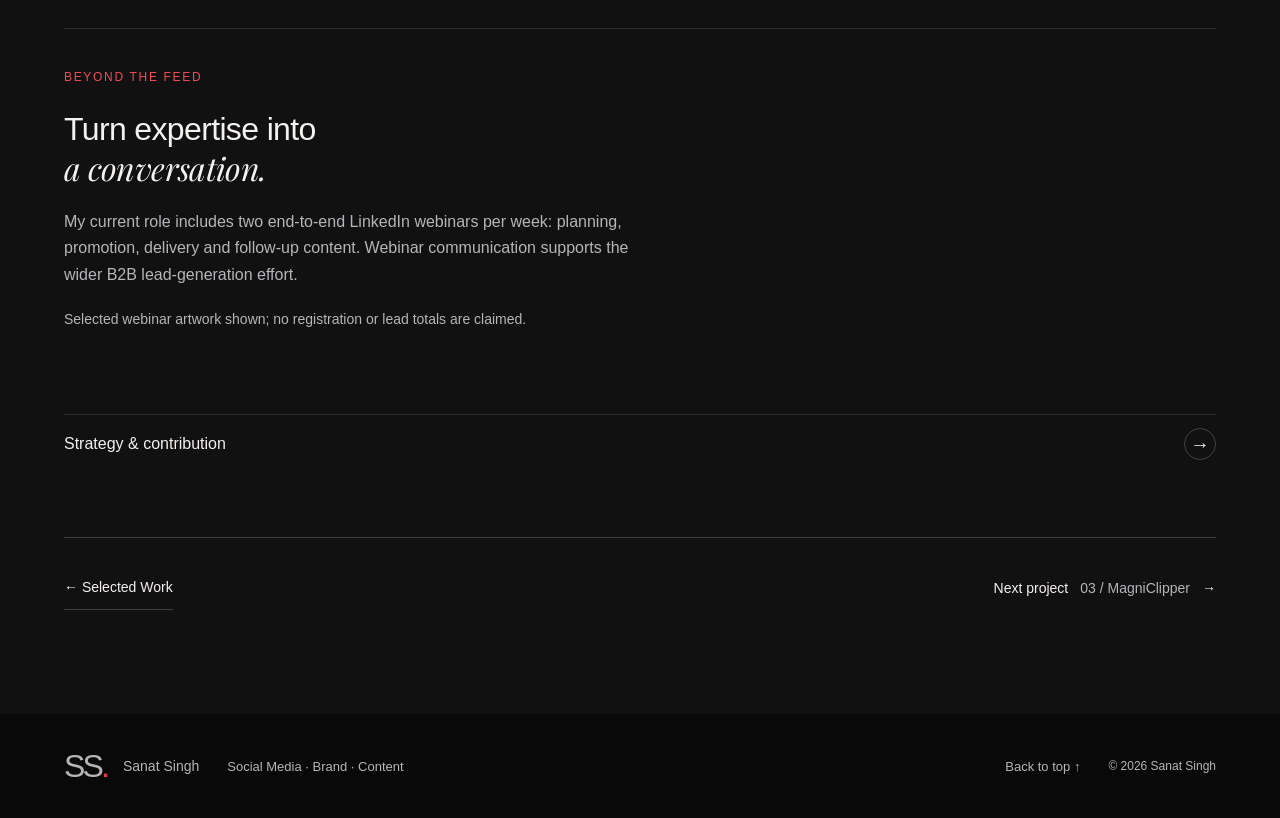
<file: work/ksolves.html>
<!doctype html>
<html lang="en">
  <head>
    <meta charset="utf-8">
    <meta name="viewport" content="width=device-width,initial-scale=1">
    <meta name="theme-color" content="#09090A">
    <title>Ksolves — Case Study 02 · Sanat Singh</title>
    <meta name="description" content="B2B technology · Content · Webinars. Ksolves case study by Sanat Singh.">
    <meta property="og:title" content="Ksolves — Sanat Singh">
    <meta property="og:type" content="website">
    <meta property="og:url" content="https://sanattsingh.github.io/sanat.singh/work/ksolves.html">
    <meta property="og:image" content="https://sanattsingh.github.io/sanat.singh/assets/projects/ksolves/keda-webinar.webp">
    <link rel="canonical" href="https://sanattsingh.github.io/sanat.singh/work/ksolves.html">
    <link rel="preload" href="../assets/fonts/playfair-display-italic-latin.woff2" as="font" type="font/woff2" crossorigin>
    <link rel="stylesheet" href="../styles.css">
    <script src="../script.js" defer></script>
  </head>
  <body class="case-study-page">
    <a class="skip-link" href="#main-content">Skip to content</a>
    <header class="site-header">
      <div class="wrap header-inner">
        <a class="brand" href="../index.html#home" aria-label="Sanat Singh, home">
          <span class="brand-initials">SS<span>.</span>
          </span>
          <span class="brand-name">Sanat Singh</span>
        </a>
        <button class="menu-toggle" id="menu" type="button" aria-expanded="false" aria-controls="nav">
          <span class="menu-label">Menu</span>
          <span class="menu-lines" aria-hidden="true"></span>
        </button>
        <nav id="nav" aria-label="Main navigation">
          <a href="../index.html#about">About</a>
          <a href="../index.html#work">Selected Work</a>
          <a href="the-pharmassist.html">The Pharmassist</a>
          <a href="../index.html#resume">Experience</a>
          <a href="../index.html#contact">Contact</a>
          <a class="nav-cta" href="mailto:sanattsingh009@gmail.com">Let’s talk <span aria-hidden="true">↗</span></a>
        </nav>
      </div>
    </header>
    <main id="main-content">
      <section class="selected-work section project-page">
        <div class="wrap">
          <div class="project-route"><a class="quiet-link" href="../index.html#work">← Back to Selected Work</a><a class="quiet-link" href="../index.html#contact">Contact ↗</a></div>
          <article class="case b2b" id="ksolves" aria-labelledby="ksolves-title">
            <div class="case-topline">
              <span class="eyebrow">02 / KSOLVES · B2B TECHNOLOGY</span>
              <span class="logo-frame light">
                <img class="" src="../assets/brands/ksolves.webp" width="2560" height="695" alt="Ksolves logo" loading="lazy" decoding="async">
              </span>
            </div>
            <div class="project-intro">
              <div>
                <h1 id="ksolves-title">Ksolves</h1>
                <p class="project-deck">A content engine<br>
                  <em>for an AI-first era.</em>
                </p>
                <figure class="creative ksolves-intro-visual">
                  <a class="art-link" href="../assets/projects/ksolves/keda-webinar.webp" target="_blank" rel="noopener" aria-label="View full-size: Ksolves KEDA webinar banner about scaling Kubernetes workloads">
                    <img class="" src="../assets/projects/ksolves/keda-webinar.webp" width="1200" height="627" alt="Ksolves KEDA webinar banner about scaling Kubernetes workloads" loading="lazy" decoding="async">
                    <span class="art-open" aria-hidden="true">↗</span>
                  </a>
                </figure>
              </div>
              <div>
                <p>Helped translate the shift from “Emerging Ahead Always” to “AI First. Always.” into a consistent LinkedIn-first story, connecting technology expertise with people and leadership.</p>
                <p>North American-facing B2B content, competitive benchmarking, social performance reporting and campaign planning, coordinated with the wider marketing team.</p>
                <div class="contribution-line">Strategy / Planning / Content / Publishing</div>
                <div class="case-links">
                  <a href="https://www.ksolves.com/" target="_blank" rel="noopener noreferrer">Ksolves website ↗</a>
                  <a href="https://www.linkedin.com/company/ksolves/posts/?viewAsMember=true" target="_blank" rel="noopener noreferrer">Ksolves LinkedIn posts ↗</a>
                </div>
              </div>
            </div>
            <div class="metric-header">
              <p class="eyebrow">LINKEDIN PAGE PERFORMANCE</p>
              <p>27 Sep 2025–26 Sep 2026 · Page-level analytics.<br>My role began October 2025; this reporting window starts slightly earlier.</p>
            </div>
            <div class="outcomes" aria-label="Ksolves results">
              <div>
                <b>1,505,124</b>
                <span>TOTAL IMPRESSIONS</span>
              </div>
              <div>
                <b>1,121,252</b>
                <span>ORGANIC · 74.5%</span>
              </div>
              <div>
                <b>7,277</b>
                <span>NEW FOLLOWERS</span>
              </div>
              <div>
                <b>17.1%</b>
                <span>ENGAGEMENT RATE</span>
              </div>
            </div>
            <p class="note case-result-note">Also: 383,872 sponsored impressions · 146,685 page views · 54,176 unique visitors · 13,024 reactions · 319 posts · +87.9% engagement vs competitors. Period: 27 Sep 2025–26 Sep 2026.</p>
            <div class="creative-grid social-three">
              <figure class="creative ">
                <a class="art-link" href="../assets/projects/ksolves/dashboard-ninja.jpg" target="_blank" rel="noopener" aria-label="View full-size: Ksolves Dashboard Ninja with AI social creative">
                  <img class="" src="../assets/projects/ksolves/dashboard-ninja.jpg" width="800" height="1000" alt="Ksolves Dashboard Ninja with AI social creative" loading="lazy" decoding="async">
                  <span class="art-open" aria-hidden="true">↗</span>
                </a>
                <figcaption>Product value · Dashboard Ninja with AI</figcaption>
              </figure>
              <figure class="creative ">
                <a class="art-link" href="../assets/projects/ksolves/frappe-partner.jpg" target="_blank" rel="noopener" aria-label="View full-size: Ksolves official Frappe partner in the USA announcement">
                  <img class="" src="../assets/projects/ksolves/frappe-partner.jpg" width="800" height="1000" alt="Ksolves official Frappe partner in the USA announcement" loading="lazy" decoding="async">
                  <span class="art-open" aria-hidden="true">↗</span>
                </a>
                <figcaption>Market presence · Frappe partnership</figcaption>
              </figure>
              <figure class="creative ">
                <a class="art-link" href="../assets/projects/ksolves/nifi-mcp.webp" target="_blank" rel="noopener" aria-label="View full-size: Ksolves NiFi and MCP AI strategy social post">
                  <img class="" src="../assets/projects/ksolves/nifi-mcp.webp" width="521" height="647" alt="Ksolves NiFi and MCP AI strategy social post" loading="lazy" decoding="async">
                  <span class="art-open" aria-hidden="true">↗</span>
                </a>
                <figcaption>Technology storytelling · NiFi + MCP</figcaption>
              </figure>
            </div>
            <div class="webinar-module">
              <div>
                <p class="eyebrow">BEYOND THE FEED</p>
                <h4>Turn expertise into<br>
                  <em>a conversation.</em>
                </h4>
                <p>My current role includes two end-to-end LinkedIn webinars per week: planning, promotion, delivery and follow-up content. Webinar communication supports the wider B2B lead-generation effort.</p>
                <p class="note">Selected webinar artwork shown; no registration or lead totals are claimed.</p>
              </div>
            </div>
            <details class="case-details">
              <summary>
                <span class="detail-label">Strategy &amp; contribution</span>
                <span class="circle-arrow" aria-hidden="true">→</span>
                <span class="sr-only">: Ksolves</span>
              </summary>
              <div class="case-details-content">
                <div class="case-body">
                  <div>
                    <h4>The challenge · The work</h4>
                    <p>Make the AI-first positioning part of everyday communication, not only a corporate headline. Planned content across technology, case studies, PDF posts, carousels, video, webinars, events and people-led stories.</p>
                    <ul>
                      <li>Contributed to rebrand discussions, social activation, content direction and visual-direction decisions.</li>
                      <li>The design team created the final visual identity system; the broader repositioning was cross-functional.</li>
                      <li>Named the Enabling Series, a senior-leadership video property within the broader Enabling communication.</li>
                      <li>Developed executive and BFSI thought leadership with four senior leaders.</li>
                    </ul>
                  </div>
                  <div>
                    <h4>The impact</h4>
                    <p>Page analytics reflect a sustained content and distribution system, not a single viral campaign.</p>
                  </div>
                </div>
              </div>
            </details>
          </article>
          <nav class="project-pagination" aria-label="Project navigation">
            <a class="quiet-link" href="../index.html#work">← Selected Work</a>
            <a class="text-link" href="magniclipper.html">Next project <span>03 / MagniClipper</span><span aria-hidden="true">→</span></a>
          </nav>
        </div>
      </section>
    </main>
    <footer class="site-footer">
      <div class="wrap footer-inner">
        <a class="brand" href="../index.html#home">
          <span class="brand-initials">SS<span>.</span>
          </span>Sanat Singh</a>
        <span>Social Media · Brand · Content</span>
        <a href="../index.html#home">Back to top ↑</a>
        <small>© 2026 Sanat Singh</small>
      </div>
    </footer>
  </body>
</html>
</file>
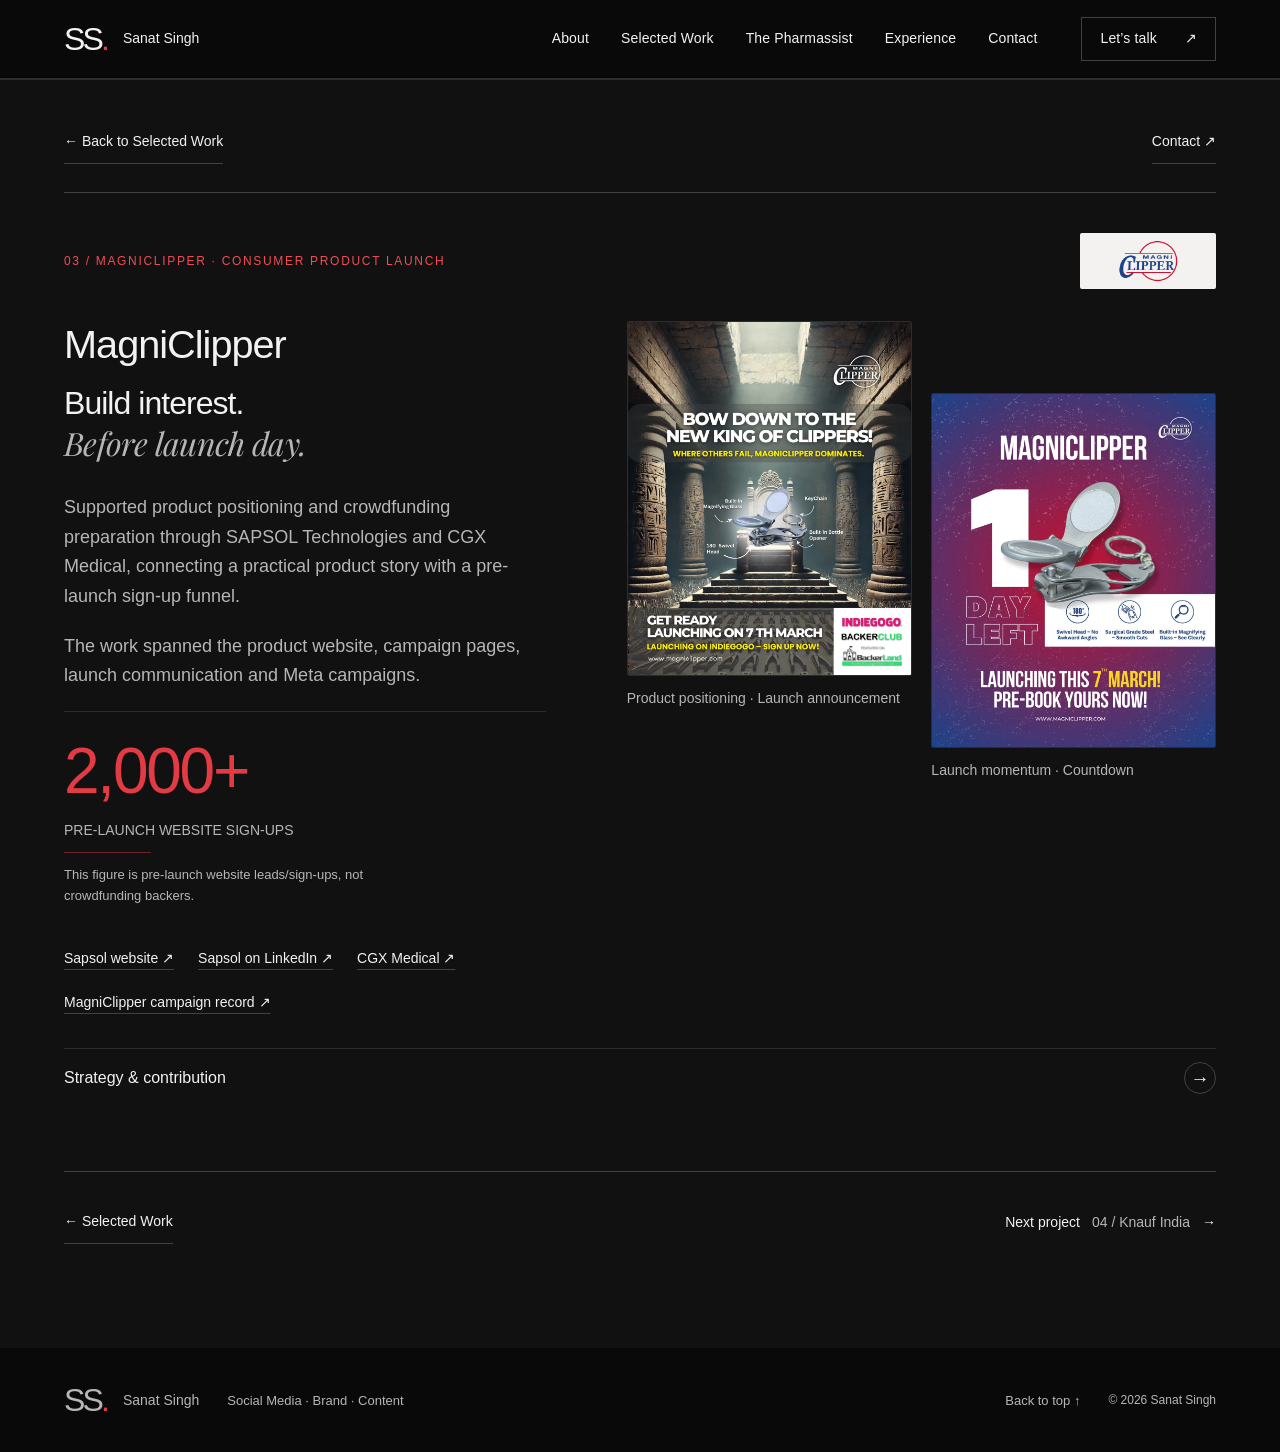
<file: work/magniclipper.html>
<!doctype html>
<html lang="en">
  <head>
    <meta charset="utf-8">
    <meta name="viewport" content="width=device-width,initial-scale=1">
    <meta name="theme-color" content="#09090A">
    <title>MagniClipper — Case Study 03 · Sanat Singh</title>
    <meta name="description" content="Product positioning · Pre-launch communication. MagniClipper case study by Sanat Singh.">
    <meta property="og:title" content="MagniClipper — Sanat Singh">
    <meta property="og:type" content="website">
    <meta property="og:url" content="https://sanattsingh.github.io/sanat.singh/work/magniclipper.html">
    <meta property="og:image" content="https://sanattsingh.github.io/sanat.singh/assets/projects/magniclipper/launch-announcement.webp">
    <link rel="canonical" href="https://sanattsingh.github.io/sanat.singh/work/magniclipper.html">
    <link rel="preload" href="../assets/fonts/playfair-display-italic-latin.woff2" as="font" type="font/woff2" crossorigin>
    <link rel="stylesheet" href="../styles.css">
    <script src="../script.js" defer></script>
  </head>
  <body class="case-study-page">
    <a class="skip-link" href="#main-content">Skip to content</a>
    <header class="site-header">
      <div class="wrap header-inner">
        <a class="brand" href="../index.html#home" aria-label="Sanat Singh, home">
          <span class="brand-initials">SS<span>.</span>
          </span>
          <span class="brand-name">Sanat Singh</span>
        </a>
        <button class="menu-toggle" id="menu" type="button" aria-expanded="false" aria-controls="nav">
          <span class="menu-label">Menu</span>
          <span class="menu-lines" aria-hidden="true"></span>
        </button>
        <nav id="nav" aria-label="Main navigation">
          <a href="../index.html#about">About</a>
          <a href="../index.html#work">Selected Work</a>
          <a href="the-pharmassist.html">The Pharmassist</a>
          <a href="../index.html#resume">Experience</a>
          <a href="../index.html#contact">Contact</a>
          <a class="nav-cta" href="mailto:sanattsingh009@gmail.com">Let’s talk <span aria-hidden="true">↗</span></a>
        </nav>
      </div>
    </header>
    <main id="main-content">
      <section class="selected-work section project-page">
        <div class="wrap">
          <div class="project-route"><a class="quiet-link" href="../index.html#work">← Back to Selected Work</a><a class="quiet-link" href="../index.html#contact">Contact ↗</a></div>
          <article class="case launch" id="magni" aria-labelledby="magni-title">
            <div class="case-topline">
              <span class="eyebrow">03 / MAGNICLIPPER · CONSUMER PRODUCT LAUNCH</span>
              <span class="logo-frame light">
                <img class="" src="../assets/brands/magniclipper.webp" width="800" height="561" alt="MagniClipper logo" loading="lazy" decoding="async">
              </span>
            </div>
            <div class="launch-grid">
              <div class="case-copy">
                <h1 id="magni-title">MagniClipper</h1>
                <p class="project-deck">Build interest.<br>
                  <em>Before launch day.</em>
                </p>
                <p>Supported product positioning and crowdfunding preparation through SAPSOL Technologies and CGX Medical, connecting a practical product story with a pre-launch sign-up funnel.</p>
                <p>The work spanned the product website, campaign pages, launch communication and Meta campaigns.</p>
                <div class="launch-metric">
                  <div class="outcomes" aria-label="MagniClipper results">
                    <div>
                      <b>2,000+</b>
                      <span>PRE-LAUNCH WEBSITE SIGN-UPS</span>
                    </div>
                  </div>
                  <p class="note case-result-note">This figure is pre-launch website leads/sign-ups, not crowdfunding backers.</p>
                </div>
                <div class="case-links">
                  <a href="https://www.sapsol.com/" target="_blank" rel="noopener noreferrer">Sapsol website ↗</a>
                  <a href="https://www.linkedin.com/company/sapsol-technologies-inc-/home/" target="_blank" rel="noopener noreferrer">Sapsol on LinkedIn ↗</a>
                  <a href="https://www.cgxmedical.com/" target="_blank" rel="noopener noreferrer">CGX Medical ↗</a>
                  <a href="https://www.backerkit.com/projects/introducing-magniclipper-precision-redefined" target="_blank" rel="noopener noreferrer">MagniClipper campaign record ↗</a>
                </div>
              </div>
              <div class="launch-art">
                <figure class="creative ">
                  <a class="art-link" href="../assets/projects/magniclipper/launch-announcement.webp" target="_blank" rel="noopener" aria-label="View full-size: MagniClipper launch creative introducing the nail clipper and magnifying lens">
                    <img class="" src="../assets/projects/magniclipper/launch-announcement.webp" width="1080" height="1350" alt="MagniClipper launch creative introducing the nail clipper and magnifying lens" loading="lazy" decoding="async">
                    <span class="art-open" aria-hidden="true">↗</span>
                  </a>
                  <figcaption>Product positioning · Launch announcement</figcaption>
                </figure>
                <figure class="creative ">
                  <a class="art-link" href="../assets/projects/magniclipper/launch-countdown.webp" target="_blank" rel="noopener" aria-label="View full-size: MagniClipper one-day launch countdown creative">
                    <img class="" src="../assets/projects/magniclipper/launch-countdown.webp" width="1080" height="1350" alt="MagniClipper one-day launch countdown creative" loading="lazy" decoding="async">
                    <span class="art-open" aria-hidden="true">↗</span>
                  </a>
                  <figcaption>Launch momentum · Countdown</figcaption>
                </figure>
              </div>
            </div>
            <details class="case-details">
              <summary>
                <span class="detail-label">Strategy &amp; contribution</span>
                <span class="circle-arrow" aria-hidden="true">→</span>
                <span class="sr-only">: MagniClipper</span>
              </summary>
              <div class="case-details-content">
                <div class="case-body">
                  <div>
                    <h4>The work</h4>
                    <ul>
                      <li>Helped redesign the product website and developed the Indiegogo campaign page.</li>
                      <li>Developed a Kickstarter page; that campaign did not go live.</li>
                      <li>Supported product positioning and pre-launch digital strategy.</li>
                      <li>Ran Meta campaigns to the website sign-up funnel.</li>
                    </ul>
                  </div>
                  <div>
                    <h4>The impact</h4>
                    <p>People expressing purchase interest before the crowdfunding launch.</p>
                  </div>
                </div>
              </div>
            </details>
          </article>
          <nav class="project-pagination" aria-label="Project navigation">
            <a class="quiet-link" href="../index.html#work">← Selected Work</a>
            <a class="text-link" href="knauf-india.html">Next project <span>04 / Knauf India</span><span aria-hidden="true">→</span></a>
          </nav>
        </div>
      </section>
    </main>
    <footer class="site-footer">
      <div class="wrap footer-inner">
        <a class="brand" href="../index.html#home">
          <span class="brand-initials">SS<span>.</span>
          </span>Sanat Singh</a>
        <span>Social Media · Brand · Content</span>
        <a href="../index.html#home">Back to top ↑</a>
        <small>© 2026 Sanat Singh</small>
      </div>
    </footer>
  </body>
</html>
</file>
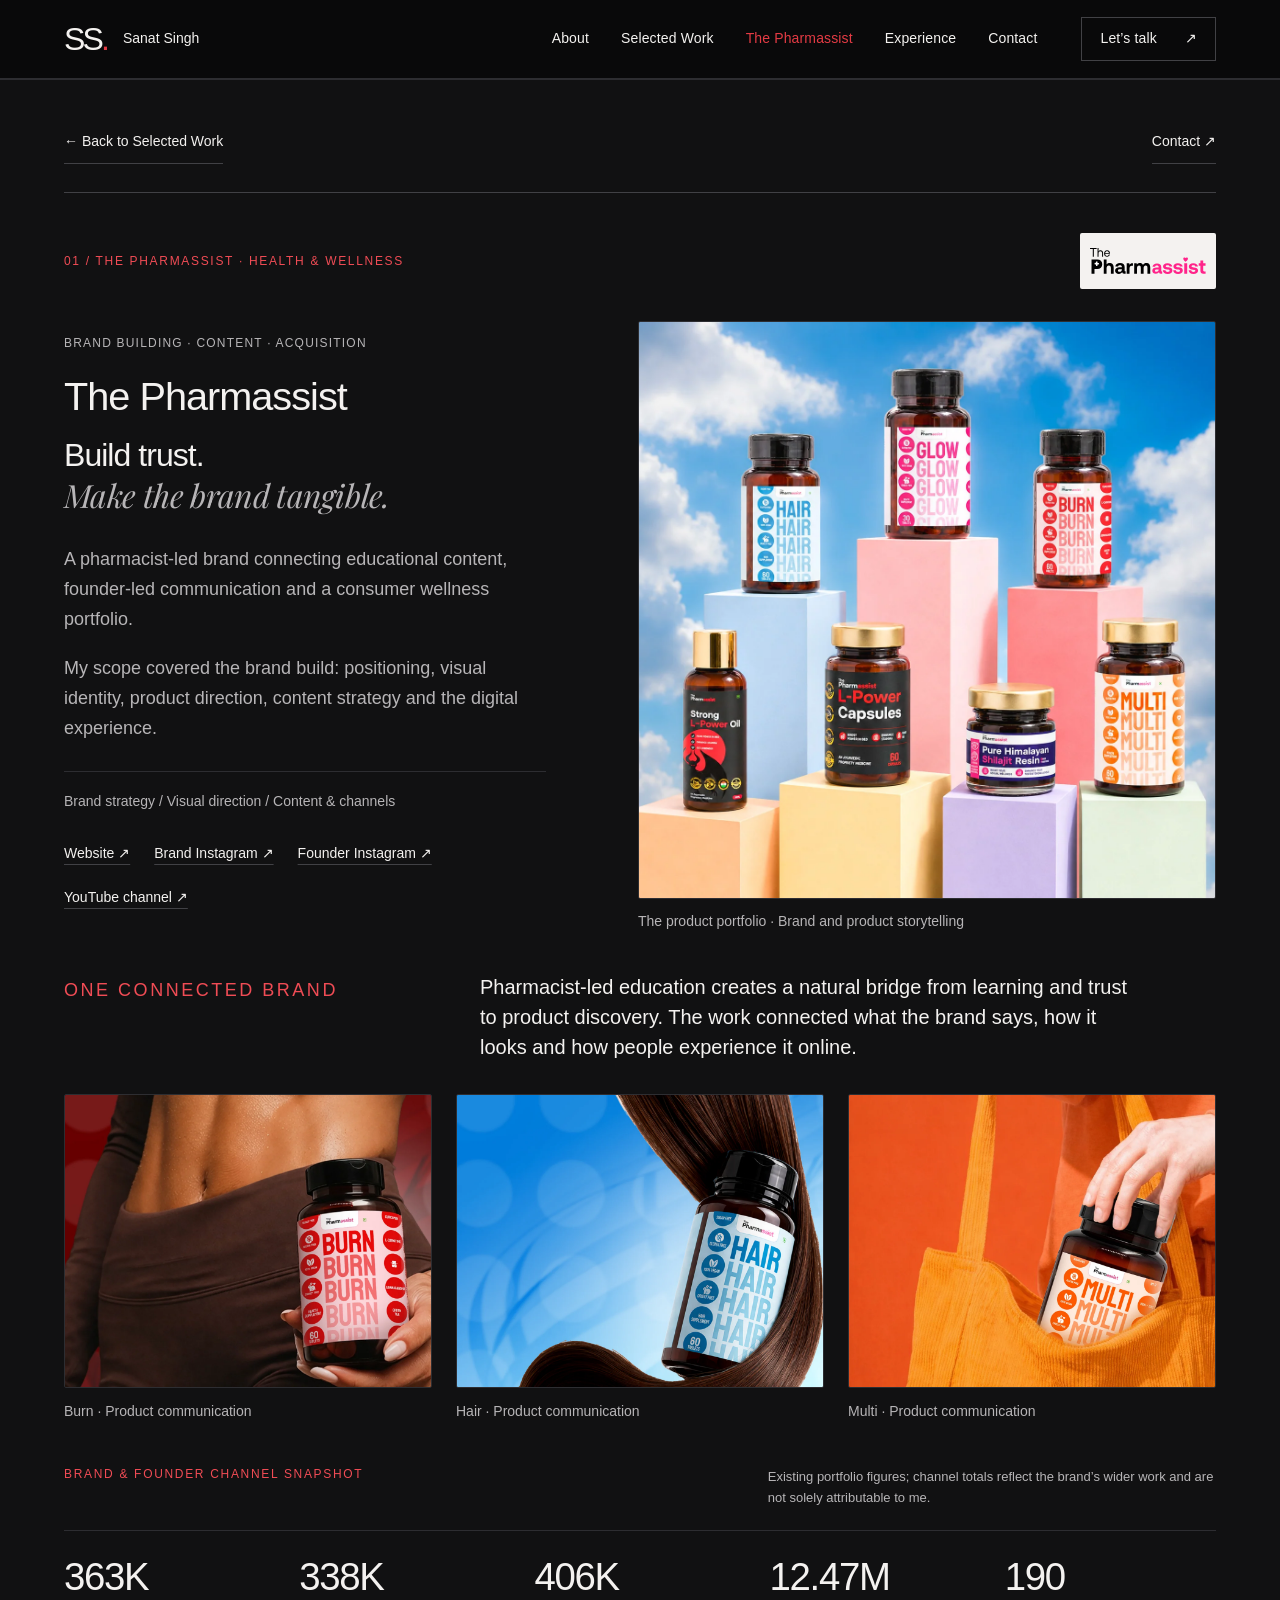
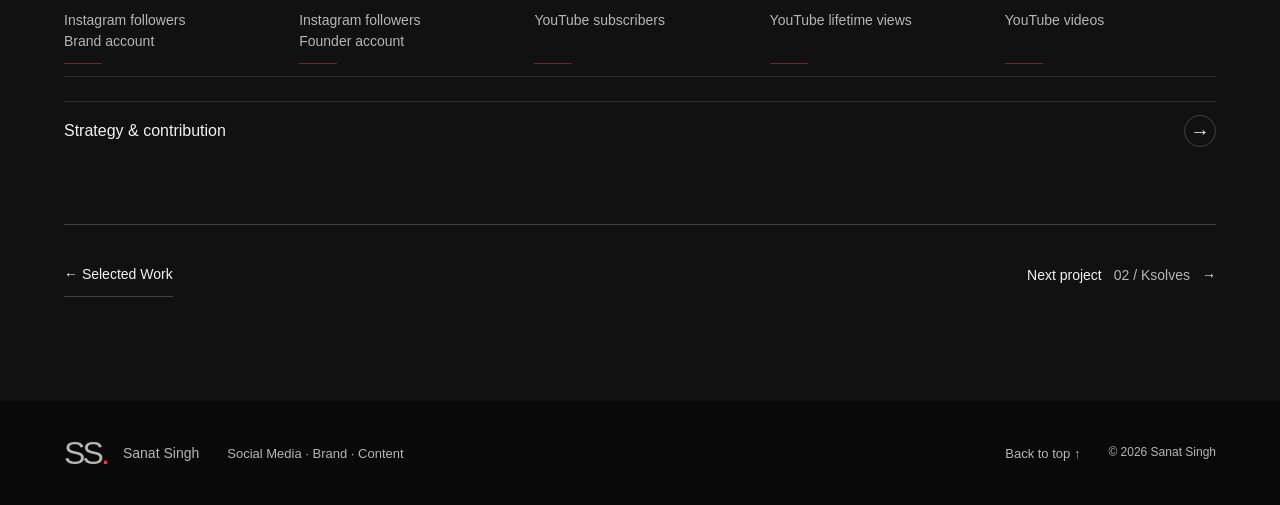
<file: work/the-pharmassist.html>
<!doctype html>
<html lang="en">
  <head>
    <meta charset="utf-8">
    <meta name="viewport" content="width=device-width,initial-scale=1">
    <meta name="theme-color" content="#09090A">
    <title>The Pharmassist — Case Study 01 · Sanat Singh</title>
    <meta name="description" content="Brand building · Content · Acquisition. The Pharmassist case study by Sanat Singh.">
    <meta property="og:title" content="The Pharmassist — Sanat Singh">
    <meta property="og:type" content="website">
    <meta property="og:url" content="https://sanattsingh.github.io/sanat.singh/work/the-pharmassist.html">
    <meta property="og:image" content="https://sanattsingh.github.io/sanat.singh/assets/projects/the-pharmassist/product-range.webp">
    <link rel="canonical" href="https://sanattsingh.github.io/sanat.singh/work/the-pharmassist.html">
    <link rel="preload" href="../assets/fonts/playfair-display-italic-latin.woff2" as="font" type="font/woff2" crossorigin>
    <link rel="stylesheet" href="../styles.css">
    <script src="../script.js" defer></script>
  </head>
  <body class="case-study-page">
    <a class="skip-link" href="#main-content">Skip to content</a>
    <header class="site-header">
      <div class="wrap header-inner">
        <a class="brand" href="../index.html#home" aria-label="Sanat Singh, home">
          <span class="brand-initials">SS<span>.</span>
          </span>
          <span class="brand-name">Sanat Singh</span>
        </a>
        <button class="menu-toggle" id="menu" type="button" aria-expanded="false" aria-controls="nav">
          <span class="menu-label">Menu</span>
          <span class="menu-lines" aria-hidden="true"></span>
        </button>
        <nav id="nav" aria-label="Main navigation">
          <a href="../index.html#about">About</a>
          <a href="../index.html#work">Selected Work</a>
          <a href="the-pharmassist.html" aria-current="page">The Pharmassist</a>
          <a href="../index.html#resume">Experience</a>
          <a href="../index.html#contact">Contact</a>
          <a class="nav-cta" href="mailto:sanattsingh009@gmail.com">Let’s talk <span aria-hidden="true">↗</span></a>
        </nav>
      </div>
    </header>
    <main id="main-content">
      <section class="selected-work section project-page">
        <div class="wrap">
          <div class="project-route"><a class="quiet-link" href="../index.html#work">← Back to Selected Work</a><a class="quiet-link" href="../index.html#contact">Contact ↗</a></div>
          <article class="case flagship" id="pharmassist" aria-labelledby="pharmassist-title">
            <div class="case-topline">
              <span class="eyebrow">01 / THE PHARMASSIST · HEALTH &amp; WELLNESS</span>
              <span class="logo-frame light">
                <img class="" src="../assets/brands/the-pharmassist.svg" width="201" height="44" alt="The Pharmassist logo" loading="lazy" decoding="async">
              </span>
            </div>
            <div class="flagship-lead">
              <div class="case-copy">
                <p class="project-category">BRAND BUILDING · CONTENT · ACQUISITION</p>
                <h1 id="pharmassist-title">The Pharmassist</h1>
                <p class="project-deck">Build trust.<br>
                  <em>Make the brand tangible.</em>
                </p>
                <p>A pharmacist-led brand connecting educational content, founder-led communication and a consumer wellness portfolio.</p>
                <p>My scope covered the brand build: positioning, visual identity, product direction, content strategy and the digital experience.</p>
                <div class="contribution-line">Brand strategy / Visual direction / Content &amp; channels</div>
                <div class="case-links">
                  <a href="https://www.thepharmassist.in/" target="_blank" rel="noopener noreferrer">Website ↗</a>
                  <a href="https://www.instagram.com/thepharmassistindia/" target="_blank" rel="noopener noreferrer">Brand Instagram ↗</a>
                  <a href="https://www.instagram.com/manisharora_health/" target="_blank" rel="noopener noreferrer">Founder Instagram ↗</a>
                  <a href="https://www.youtube.com/@thepharmassist4367" target="_blank" rel="noopener noreferrer">YouTube channel ↗</a>
                </div>
              </div>
              <figure class="creative anchor-creative">
                <a class="art-link" href="../assets/projects/the-pharmassist/product-range.webp" target="_blank" rel="noopener" aria-label="View full-size: The Pharmassist range of wellness products on colored display plinths">
                  <img class="" src="../assets/projects/the-pharmassist/product-range.webp" width="1254" height="1254" alt="The Pharmassist range of wellness products on colored display plinths" loading="lazy" decoding="async">
                  <span class="art-open" aria-hidden="true">↗</span>
                </a>
                <figcaption>The product portfolio · Brand and product storytelling</figcaption>
              </figure>
            </div>
            <div class="chapter-narrative">
              <p class="eyebrow">ONE CONNECTED BRAND</p>
              <p>Pharmacist-led education creates a natural bridge from learning and trust to product discovery. The work connected what the brand says, how it looks and how people experience it online.</p>
            </div>
            <div class="creative-grid products">
              <figure class="creative ">
                <a class="art-link" href="../assets/projects/the-pharmassist/burn.webp" target="_blank" rel="noopener" aria-label="View full-size: The Pharmassist Burn bottle held against a red background">
                  <img class="" src="../assets/projects/the-pharmassist/burn.webp" width="1200" height="960" alt="The Pharmassist Burn bottle held against a red background" loading="lazy" decoding="async">
                  <span class="art-open" aria-hidden="true">↗</span>
                </a>
                <figcaption>Burn · Product communication</figcaption>
              </figure>
              <figure class="creative ">
                <a class="art-link" href="../assets/projects/the-pharmassist/hair.webp" target="_blank" rel="noopener" aria-label="View full-size: The Pharmassist Hair bottle in a blue product creative">
                  <img class="" src="../assets/projects/the-pharmassist/hair.webp" width="1200" height="960" alt="The Pharmassist Hair bottle in a blue product creative" loading="lazy" decoding="async">
                  <span class="art-open" aria-hidden="true">↗</span>
                </a>
                <figcaption>Hair · Product communication</figcaption>
              </figure>
              <figure class="creative ">
                <a class="art-link" href="../assets/projects/the-pharmassist/multi.webp" target="_blank" rel="noopener" aria-label="View full-size: The Pharmassist Multi bottle in an orange product creative">
                  <img class="" src="../assets/projects/the-pharmassist/multi.webp" width="1200" height="960" alt="The Pharmassist Multi bottle in an orange product creative" loading="lazy" decoding="async">
                  <span class="art-open" aria-hidden="true">↗</span>
                </a>
                <figcaption>Multi · Product communication</figcaption>
              </figure>
            </div>
            <div class="metric-header">
              <p class="eyebrow">BRAND &amp; FOUNDER CHANNEL SNAPSHOT</p>
              <p>Existing portfolio figures; channel totals reflect the brand’s wider work and are not solely attributable to me.</p>
            </div>
            <div class="pharmassist-stats" aria-label="The Pharmassist audience figures">
              <div class="pharmassist-stat">
                <b>427K</b>
                <span>Instagram followers<br>Brand account</span>
              </div>
              <div class="pharmassist-stat">
                <b>398K</b>
                <span>Instagram followers<br>Founder account</span>
              </div>
              <div class="pharmassist-stat">
                <b>478K</b>
                <span>YouTube subscribers</span>
              </div>
              <div class="pharmassist-stat">
                <b>14.69M</b>
                <span>YouTube lifetime views</span>
              </div>
              <div class="pharmassist-stat">
                <b>224</b>
                <span>YouTube videos</span>
              </div>
            </div>
            <details class="case-details">
              <summary>
                <span class="detail-label">Strategy &amp; contribution</span>
                <span class="circle-arrow" aria-hidden="true">→</span>
                <span class="sr-only">: The Pharmassist</span>
              </summary>
              <div class="case-details-content">
                <div class="pharmassist-section">
                  <p class="eyebrow">THE BRAND</p>
                  <h4>Pharmacist-led communication, a founder people recognize, and a direct-to-consumer product range.</h4>
                  <p class="pharmassist-lede">The Pharmassist presents itself as a pharmacist-led wellness brand. Its website pairs founder-led communication with educational content and a direct-to-consumer store spanning hair, weight management, wellness, energy and vitality products. That gives the brand a natural bridge from learning and trust to product discovery and purchase.</p>
                  <p class="pharmassist-note">Product categories and founder details are drawn from the brand website. Brand statements about product benefits remain brand claims; this case study does not add medical efficacy or regulatory claims.</p>
                </div>
                <div class="pharmassist-section">
                  <p class="eyebrow">THE STRATEGY</p>
                  <h4>Build one connected brand, from pharmacist-led education to product discovery.</h4>
                  <p class="pharmassist-lede">The brand brings pharmacist expertise, founder-led communication and a consumer wellness portfolio together under a recognizable identity. The work connects what the brand says, how it looks, what it offers and how people discover it online.</p>
                  <div class="pharmassist-framework">
                    <article>
                      <b>Brand platform</b>
                      <span>Built the pharmacist-led positioning and approachable wellness voice that anchor the brand.</span>
                    </article>
                    <article>
                      <b>Visual identity</b>
                      <span>Defined the color direction and visual language, then carried that identity across brand touchpoints.</span>
                    </article>
                    <article>
                      <b>Product direction</b>
                      <span>Shaped the product portfolio and how the offers fit within the wider wellness brand.</span>
                    </article>
                    <article>
                      <b>Content strategy</b>
                      <span>Connected useful education, founder communication and product storytelling in a coherent content system.</span>
                    </article>
                    <article>
                      <b>Channel strategy</b>
                      <span>Built the brand presence across Instagram, YouTube and the direct-to-consumer website.</span>
                    </article>
                    <article>
                      <b>Audience to acquisition</b>
                      <span>Designed the brand experience to move from discovery and interest toward product exploration and lead generation.</span>
                    </article>
                  </div>
                </div>
                <div class="pharmassist-section">
                  <p class="eyebrow">CONTENT &amp; EXECUTION</p>
                  <h4>Real brand and product visuals, with channel examples linked to their source.</h4>
                  <div class="pharmassist-channel-grid">
                    <a class="pharmassist-channel-link" href="https://www.instagram.com/thepharmassistindia/" target="_blank" rel="noopener noreferrer">
                      <span class="eyebrow">INSTAGRAM · BRAND ACCOUNT</span>
                      <b>Open The Pharmassist ↗</b>
                      <span>Official brand profile and content source.</span>
                    </a>
                    <a class="pharmassist-channel-link" href="https://www.instagram.com/manisharora_health/" target="_blank" rel="noopener noreferrer">
                      <span class="eyebrow">INSTAGRAM · FOUNDER ACCOUNT</span>
                      <b>Open Manish Arora ↗</b>
                      <span>Founder-led content and communication.</span>
                    </a>
                    <a class="pharmassist-channel-link" href="https://www.youtube.com/@thepharmassist4367" target="_blank" rel="noopener noreferrer">
                      <span class="eyebrow">YOUTUBE · OFFICIAL CHANNEL</span>
                      <b>Visit The Pharmassist on YouTube ↗</b>
                      <span>Channel link only; no video is embedded on this page.</span>
                    </a>
                  </div>
                  <p class="pharmassist-note">The selected product creatives retain their original brand colors and packaging. The linked profiles open the live brand channels.</p>
                </div>
                <div class="pharmassist-section">
                  <p class="eyebrow">MY CONTRIBUTION</p>
                  <h4>I built The Pharmassist brand end to end.</h4>
                  <p class="pharmassist-lede">My scope covered the full brand build, from content strategy and visual identity to product direction and the digital experience.</p>
                  <div class="pharmassist-framework pharmassist-contribution">
                    <article>
                      <b>Brand strategy</b>
                      <span>Built the brand position, voice and content strategy around pharmacist-led wellness and founder communication.</span>
                    </article>
                    <article>
                      <b>Visual identity</b>
                      <span>Set the brand colors and visual direction, carrying a consistent identity across content and digital touchpoints.</span>
                    </article>
                    <article>
                      <b>Products</b>
                      <span>Led product direction and how the wellness portfolio was presented as part of the brand.</span>
                    </article>
                    <article>
                      <b>Content and channels</b>
                      <span>Built the content system and social presence to connect education, founder-led storytelling and product discovery.</span>
                    </article>
                    <article>
                      <b>Digital brand experience</b>
                      <span>Connected brand communication and product presentation to the direct-to-consumer website.</span>
                    </article>
                    <article>
                      <b>Growth and acquisition</b>
                      <span>Built the brand with audience growth and lead generation as part of the business objective.</span>
                    </article>
                  </div>
                </div>
                <div class="pharmassist-close">
                  <p class="eyebrow">THE TAKEAWAY</p>
                  <h4>Content earns attention. Audience growth gives it scale. Lead generation shows how that attention can move toward business impact.</h4>
                  <a class="button red" href="https://www.thepharmassist.in/" target="_blank" rel="noopener noreferrer">Visit The Pharmassist ↗</a>
                </div>
              </div>
            </details>
          </article>
          <nav class="project-pagination" aria-label="Project navigation">
            <a class="quiet-link" href="../index.html#work">← Selected Work</a>
            <a class="text-link" href="ksolves.html">Next project <span>02 / Ksolves</span><span aria-hidden="true">→</span></a>
          </nav>
        </div>
      </section>
    </main>
    <footer class="site-footer">
      <div class="wrap footer-inner">
        <a class="brand" href="../index.html#home">
          <span class="brand-initials">SS<span>.</span>
          </span>Sanat Singh</a>
        <span>Social Media · Brand · Content</span>
        <a href="../index.html#home">Back to top ↑</a>
        <small>© 2026 Sanat Singh</small>
      </div>
    </footer>
  </body>
</html>
</file>
<file: styles.css>
/* V3 centralized tokens. Responsive breakpoints: 374, 767, 1023, 1279, 1599px. */
@font-face {
  font-family:"Playfair Display";
  src:url("assets/fonts/playfair-display-regular-latin.woff2") format("woff2");
  font-weight:400;
  font-style:normal;
  font-display:swap;
}
@font-face {
  font-family:"Playfair Display";
  src:url("assets/fonts/playfair-display-italic-latin.woff2") format("woff2");
  font-weight:400;
  font-style:italic;
  font-display:swap;
}
:root {
  color-scheme:dark;
  --color-bg-primary:#09090A;
  --color-bg-secondary:#111112;
  --color-surface:#18181A;
  --color-surface-elevated:#202024;
  --color-border:#2D2D31;
  --color-border-strong:#414145;
  --color-text-primary:#F4F2F0;
  --color-text-secondary:#B7B5B7;
  --color-text-muted:#858387;
  --color-accent:#E33B44;
  --color-accent-hover:#F04C55;
  --color-accent-deep:#7C0E16;
  --color-accent-dark:#4D0910;
  --color-focus:#F2B9BE;
  /* Proxima Nova awaits an authorized font source. Approved fallback below. */
  --font-sans:"Proxima Nova","Avenir Next","Helvetica Neue",Arial,sans-serif;
  --font-serif:"Playfair Display",Georgia,serif;
  --leading-hero:1.04;
  --leading-display:1.12;
  --leading-heading:1.16;
  --leading-body:1.65;
  --leading-intro:1.55;
  --leading-label:1.4;
  --tracking-hero-sans:-.04em;
  --tracking-hero-serif:-.02em;
  --tracking-heading:-.03em;
  --tracking-project:-.025em;
  --tracking-kpi:-.035em;
  --tracking-body:0;
  --tracking-nav:.01em;
  --tracking-eyebrow:.14em;
  --space-1:4px;
  --space-2:8px;
  --space-3:12px;
  --space-4:16px;
  --space-5:24px;
  --space-6:32px;
  --space-7:40px;
  --space-8:48px;
  --space-9:64px;
  --space-10:80px;
  --space-11:96px;
  --space-12:112px;
  --container-max:1280px;
  --gutter:64px;
  --grid-gap:24px;
  --section-space:104px;
  --header-height:78px;
  --text-body:clamp(16px,1.18vw,17px);
  --text-section:clamp(36px,4vw,56px);
  --text-project:clamp(30px,3.1vw,44px);
  --text-kpi:clamp(30px,3vw,44px);
  --ratio-social:4/5;
  --ratio-square:1;
  --ratio-banner:16/9;
  --ratio-logo:3/2;
  --motion-instant:150ms;
  --motion-hover:220ms;
  --motion-image:320ms;
  --motion-panel:450ms;
  --motion-section:550ms;
  --motion-hero:800ms;
  --ease-editorial:cubic-bezier(.22,1,.36,1);
  --ease-interaction:cubic-bezier(.25,.8,.25,1);
}
* {
  box-sizing:border-box;
}
html {
  scroll-behavior:smooth;
  scroll-padding-top:calc(var(--header-height) + 22px);
}
body {
  margin:0;
  background:var(--color-bg-primary);
  color:var(--color-text-primary);
  font:var(--text-body)/var(--leading-body) var(--font-sans);
  -webkit-font-smoothing:antialiased;
}
body.menu-open {
  overflow:hidden;
}
a {
  color:inherit;
  text-decoration:none;
}
button {
  font:inherit;
  cursor:pointer;
  color:inherit;
}
a,button,summary {
  touch-action:manipulation;
  -webkit-tap-highlight-color:transparent;
}
a:focus-visible,button:focus-visible,summary:focus-visible {
  outline:2px solid var(--color-focus);
  outline-offset:5px;
}
a:hover {
  color:var(--color-accent-hover);
}
a,button {
  transition:color var(--motion-hover) var(--ease-interaction),background var(--motion-hover) var(--ease-interaction),border-color var(--motion-hover) var(--ease-interaction);
}
img {
  max-width:100%;
  height:auto;
  display:block;
}
figure {
  margin:0;
}
p {
  margin:0 0 20px;
  max-width:70ch;
}
h1,h2,h3,h4 {
  margin:0;
  font-weight:400;
}
h2 {
  font-size:var(--text-section);
  line-height:var(--leading-display);
  letter-spacing:var(--tracking-heading);
}
h3 {
  line-height:var(--leading-heading);
  letter-spacing:var(--tracking-project);
}
h4 {
  font-size:22px;
  line-height:1.3;
  letter-spacing:-.02em;
}
em {
  font-family:var(--font-serif);
  font-weight:400;
  font-style:italic;
  letter-spacing:var(--tracking-hero-serif);
}
ul {
  padding-left:20px;
  margin:16px 0;
}
li+li {
  margin-top:10px;
}
::selection {
  background:var(--color-accent-deep);
  color:#fff;
}
.wrap {
  width:calc(100% - var(--gutter)*2);
  max-width:var(--container-max);
  margin-inline:auto;
}
.section {
  padding-block:var(--section-space);
}
.eyebrow {
  font-size:12px;
  letter-spacing:var(--tracking-eyebrow);
  line-height:var(--leading-label);
  color:var(--color-accent);
  font-weight:500;
  margin:0 0 24px;
  text-transform:uppercase;
}
.note {
  color:var(--color-text-secondary);
  font-size:14px;
  line-height:1.6;
}
.sr-only {
  position:absolute;
  width:1px;
  height:1px;
  padding:0;
  margin:-1px;
  overflow:hidden;
  clip-path:inset(50%);
  white-space:nowrap;
  border:0;
}
.skip-link {
  position:fixed;
  top:-100px;
  left:20px;
  z-index:100;
  background:var(--color-text-primary);
  color:var(--color-bg-primary);
  padding:12px 20px;
}
.skip-link:focus {
  top:12px;
}
.text-link {
  display:inline-flex;
  align-items:center;
  gap:24px;
  min-height:48px;
  font-size:14px;
}
.circle-arrow {
  display:inline-flex;
  width:48px;
  height:48px;
  align-items:center;
  justify-content:center;
  border:1px solid var(--color-accent);
  border-radius:50%;
  font-size:25px;
  transition:transform var(--motion-hover) var(--ease-interaction),background var(--motion-hover);
}
a:hover .circle-arrow {
  transform:rotate(45deg);
  background:var(--color-accent-dark);
}
.quiet-link {
  display:inline-flex;
  align-items:center;
  min-height:44px;
  font-size:14px;
  border:0;
  border-bottom:1px solid var(--color-border-strong);
  padding:0;
  background:none;
}
.button {
  display:inline-flex;
  align-items:center;
  min-height:44px;
  border:1px solid var(--color-border-strong);
  padding:10px 20px;
  font-size:14px;
}
.button:hover {
  border-color:var(--color-accent);
}
/* Navigation */
.site-header {
  position:sticky;
  top:0;
  z-index:30;
  background:var(--color-bg-primary);
  border-bottom:1px solid var(--color-border);
}
.header-inner {
  min-height:var(--header-height);
  display:flex;
  align-items:center;
  justify-content:space-between;
  gap:32px;
  animation:nav-in 350ms var(--ease-editorial) both;
}
.brand {
  display:inline-flex;
  align-items:center;
  gap:16px;
  min-height:44px;
  font-size:14px;
}
.brand-initials {
  font-size:32px;
  letter-spacing:-.09em;
  line-height:1;
}
.brand-initials span {
  color:var(--color-accent);
}
.site-header nav {
  display:flex;
  gap:32px;
  align-items:center;
}
.site-header nav a {
  display:flex;
  min-height:44px;
  align-items:center;
  font-size:14px;
  letter-spacing:var(--tracking-nav);
}
.site-header nav a[aria-current] {
  color:var(--color-accent);
}
.nav-cta {
  gap:28px;
  border:1px solid var(--color-border-strong);
  padding:0 18px;
  margin-left:12px;
}
.nav-cta:hover {
  border-color:var(--color-accent);
}
.menu-toggle {
  display:none;
}
/* Hero: typography is the composition. */
.hero {
  padding-top:80px;
}
.hero-grid {
  display:grid;
  grid-template-columns:repeat(12,minmax(0,1fr));
  gap:24px;
  align-items:center;
}
.hero-main {
  grid-column:1/8;
}
.hero-main .eyebrow {
  margin-bottom:28px;
}
.hero-main h1 {
  font-size:clamp(60px,6.12vw,88px);
  letter-spacing:var(--tracking-hero-sans);
  line-height:var(--leading-hero);
}
.hero-main h1>span,.hero-main h1>em {
  display:block;
  width:fit-content;
  animation:hero-in var(--motion-hero) var(--ease-editorial) both;
}
.hero-main h1>span:nth-child(2) {
  animation-delay:65ms;
}
.hero-main h1>em {
  color:var(--color-accent);
  font-size:1.045em;
  animation-delay:130ms;
  padding-bottom:7px;
}
.hero-role {
  font-size:19px;
  line-height:1.4;
  margin:28px 0 0;
  max-width:36ch;
  animation:hero-support 700ms 150ms var(--ease-editorial) both;
}
.hero-side {
  grid-column:9/13;
  align-self:center;
  padding-top:25px;
}
.hero-statement {
  font-size:28px;
  line-height:1.3;
  letter-spacing:-.025em;
  margin-bottom:24px;
  animation:hero-support 700ms 130ms var(--ease-editorial) both;
}
.hero-support {
  font-size:19px;
  line-height:var(--leading-intro);
  color:var(--color-text-secondary);
  animation:hero-support 700ms 160ms var(--ease-editorial) both;
}
.hero-actions {
  display:flex;
  align-items:flex-start;
  flex-direction:column;
  gap:16px;
  margin-top:28px;
  animation:hero-support 650ms 220ms var(--ease-editorial) both;
}
.hero-actions .text-link {
  flex-direction:row-reverse;
  gap:18px;
}
.hero-actions .quiet-link {
  border-bottom:0;
  color:var(--color-text-secondary);
  margin-left:66px;
}
.hero-foot {
  display:flex;
  justify-content:space-between;
  gap:24px;
  margin-top:64px;
  padding-block:24px;
  border-top:1px solid var(--color-border);
  font-size:13px;
  color:var(--color-text-secondary);
}
.hero-foot a {
  display:flex;
  gap:32px;
}
@keyframes hero-in {
  from {
    opacity:0;
    transform:translateY(24px);
  }
  to {
    opacity:1;
    transform:none;
  }
}
@keyframes hero-support {
  from {
    opacity:.3;
    transform:translateY(12px);
  }
  to {
    opacity:1;
    transform:none;
  }
}
@keyframes nav-in {
  from {
    opacity:.5;
    transform:translateY(-6px);
  }
  to {
    opacity:1;
    transform:none;
  }
}
/* Equal groups create a seamless marquee with an explicit pause control. */
.brand-showcase {
  background:var(--color-bg-secondary);
  padding:28px 0 32px;
  border-block:1px solid var(--color-border);
}
.strip-heading {
  display:flex;
  justify-content:space-between;
  align-items:center;
  gap:20px;
  margin-bottom:18px;
}
.strip-heading .eyebrow {
  margin:0;
  color:var(--color-text-secondary);
  font-size:11px;
}
.marquee-toggle {
  font-size:12px;
  min-height:44px;
  padding:0 0 0 16px;
  border:0;
  background:none;
  color:var(--color-text-secondary);
  display:flex;
  align-items:center;
  gap:12px;
}
.marquee {
  overflow:hidden;
}
.marquee-track {
  width:max-content;
  display:flex;
  animation:marquee 44s linear infinite;
}
.brand-group {
  display:flex;
  flex:none;
  align-items:center;
  gap:32px;
  padding-right:32px;
}
.brand-group>a {
  width:190px;
  min-height:80px;
  display:flex;
  flex-direction:column;
  align-items:center;
  justify-content:center;
  gap:4px;
}
.logo-frame {
  display:inline-flex;
  align-items:center;
  justify-content:center;
  width:160px;
  height:70px;
  padding:10px 12px;
  background:transparent;
  border-radius:2px;
  flex:none;
}
.logo-frame.light {
  background:#f4f2f0;
}
.logo-frame img {
  max-height:100%;
  width:100%;
  height:100%;
  object-fit:contain;
}
.logo-caption {
  font-size:11px;
}
.brand-group .logo-frame {
  width:154px;
  height:64px;
}
.brand-group a:has(.logo-caption) .logo-frame {
  height:43px;
  width:64px;
  padding:0;
}
.wordmark {
  font-size:23px;
  font-weight:500;
  line-height:1.15;
  letter-spacing:-.03em;
}
.brand-group .wordmark {
  text-align:center;
  max-width:170px;
}
.marquee:hover .marquee-track,.marquee:focus-within .marquee-track,.brand-showcase.is-paused .marquee-track {
  animation-play-state:paused;
}
@keyframes marquee {
  to {
    transform:translateX(-50%);
  }
}
/* Intro */
.intro-grid {
  display:grid;
  grid-template-columns:1fr 1fr;
  gap:9%;
}
.intro h2 em {
  color:var(--color-text-secondary);
}
.intro-copy {
  padding-top:36px;
  color:var(--color-text-secondary);
}
.intro-copy .intro-lede {
  font-size:26px;
  color:var(--color-text-primary);
  line-height:1.4;
  letter-spacing:-.02em;
  margin-bottom:28px;
}
.portrait-line {
  display:flex;
  align-items:center;
  gap:20px;
  margin-top:34px;
  font-size:16px;
}
.portrait-line img {
  width:76px;
  height:90px;
  object-fit:cover;
  object-position:center 22%;
  filter:grayscale(100%);
}
.portrait-line small {
  font-size:13px;
  color:var(--color-text-secondary);
}
.capabilities {
  display:grid;
  grid-template-columns:repeat(4,minmax(0,1fr));
  margin-top:56px;
  border-top:1px solid var(--color-border);
}
.capabilities>div {
  padding:28px 24px 0 0;
}
.capabilities>div+div {
  padding-left:24px;
  border-left:1px solid var(--color-border);
}
.cap-number {
  font-size:12px;
  color:var(--color-accent);
  display:block;
  margin-bottom:18px;
}
.capabilities h3 {
  font-size:22px;
  margin-bottom:16px;
}
.capabilities p {
  font-size:15px;
  color:var(--color-text-secondary);
  margin:0;
}
/* Featured chapters */
.selected-work {
  background:var(--color-bg-secondary);
  border-top:1px solid var(--color-border);
}
.section-heading {
  display:grid;
  grid-template-columns:1.1fr .65fr;
  justify-content:space-between;
  gap:15%;
  align-items:end;
  margin-bottom:48px;
}
.section-heading>p {
  color:var(--color-text-secondary);
  margin-bottom:4px;
}
.section-heading h2 em {
  color:var(--color-text-secondary);
}
.work-index {
  display:flex;
  flex-wrap:wrap;
  column-gap:32px;
  padding:18px 0 34px;
}
.work-index a {
  min-height:44px;
  font-size:13px;
  display:flex;
  align-items:center;
  color:var(--color-text-secondary);
}
.work-index a:hover {
  color:var(--color-accent-hover);
}
.case {
  scroll-margin-top:24px;
  padding:40px 0 52px;
  border-top:1px solid var(--color-border-strong);
  margin-bottom:48px;
}
.case:last-child {
  margin-bottom:0;
  padding-bottom:0;
}
.case-topline {
  display:flex;
  justify-content:space-between;
  align-items:center;
  gap:24px;
  margin-bottom:32px;
}
.case-topline .eyebrow {
  margin:0;
}
.case-topline .logo-frame {
  width:136px;
  height:56px;
  padding:7px 10px;
}
.case-copy>p:not(.project-category):not(.project-deck),.project-intro>div>p:not(.project-deck):not(.eyebrow) {
  color:var(--color-text-secondary);
}
.case :is(h1,h3)[id] {
  font-size:var(--text-project);
  line-height:var(--leading-heading);
  letter-spacing:var(--tracking-project);
  margin-bottom:16px;
}
.project-category {
  font-size:11px;
  letter-spacing:.1em;
  color:var(--color-text-secondary);
}
.project-deck {
  font-size:clamp(27px,2.5vw,36px);
  line-height:1.25;
  letter-spacing:-.03em;
  margin-bottom:28px;
  color:var(--color-text-primary);
}
.project-deck em {
  color:var(--color-text-secondary);
}
.flagship-lead {
  display:grid;
  grid-template-columns:5fr 6fr;
  gap:8%;
  align-items:center;
}
.contribution-line {
  font-size:13px;
  color:var(--color-text-secondary);
  border-top:1px solid var(--color-border);
  padding-top:18px;
  margin-top:28px;
}
.case-links {
  display:flex;
  flex-wrap:wrap;
  gap:0 24px;
  margin-top:18px;
}
.case-links a {
  display:inline-flex;
  min-height:44px;
  align-items:center;
  font-size:13px;
  text-decoration:underline;
  text-decoration-color:var(--color-border-strong);
  text-underline-offset:6px;
}
.case-links a:hover {
  text-decoration-color:var(--color-accent);
}
.creative {
  min-width:0;
}
.art-link {
  display:block;
  position:relative;
  overflow:hidden;
  background:var(--color-surface);
  border:1px solid var(--color-border);
  border-radius:2px;
}
.creative img {
  width:100%;
  height:auto;
  object-fit:contain;
  transition:transform var(--motion-image) var(--ease-editorial);
}
.art-link:hover img {
  transform:scale(1.025);
}
.art-open {
  position:absolute;
  right:12px;
  bottom:12px;
  width:32px;
  height:32px;
  border-radius:50%;
  background:#09090ad9;
  color:#fff;
  display:grid;
  place-items:center;
  opacity:0;
  transition:opacity var(--motion-hover);
}
.art-link:hover .art-open,.art-link:focus-visible .art-open {
  opacity:1;
}
figcaption {
  font-size:13px;
  color:var(--color-text-secondary);
  padding-top:12px;
  line-height:1.5;
}
.chapter-narrative {
  display:grid;
  grid-template-columns:1fr 2fr;
  gap:48px;
  padding:40px 0 32px;
  align-items:start;
}
.chapter-narrative p:last-child {
  font-size:20px;
  line-height:1.5;
  margin:0;
  max-width:60ch;
}
.chapter-narrative .eyebrow {
  padding-top:6px;
}
.creative-grid {
  display:grid;
  grid-template-columns:repeat(3,minmax(0,1fr));
  gap:24px;
}
.products .art-link {
  aspect-ratio:5/4;
}
.products img {
  height:100%;
}
.metric-header {
  display:flex;
  align-items:start;
  justify-content:space-between;
  gap:32px;
  margin:44px 0 22px;
}
.metric-header p {
  margin:0;
}
.metric-header>p:last-child {
  font-size:13px;
  max-width:62ch;
  color:var(--color-text-secondary);
}
.outcomes,.pharmassist-stats {
  display:grid;
  grid-template-columns:repeat(4,minmax(0,1fr));
  border-block:1px solid var(--color-border);
  padding:24px 0;
  gap:24px;
}
.pharmassist-stats {
  grid-template-columns:repeat(5,minmax(0,1fr));
}
.outcomes b,.pharmassist-stat b {
  display:block;
  font-size:var(--text-kpi);
  font-weight:400;
  line-height:1.12;
  letter-spacing:var(--tracking-kpi);
  margin-bottom:12px;
  font-variant-numeric:tabular-nums;
}
.outcomes span,.pharmassist-stat span {
  font-size:12px;
  line-height:1.5;
  color:var(--color-text-secondary);
  display:block;
}
.case-result-note {
  font-size:13px;
  margin:18px 0 30px;
  max-width:100ch;
}
.project-intro {
  display:grid;
  grid-template-columns:1fr 1fr;
  gap:10%;
  align-items:start;
  margin-bottom:32px;
}
.social-three {
  margin-top:40px;
}
.social-three .art-link {
  aspect-ratio:var(--ratio-social);
}
.social-three img {
  height:100%;
}
.webinar-module {
  display:grid;
  grid-template-columns:1.2fr 1fr;
  gap:7%;
  padding:40px 0;
  margin-top:36px;
  border-top:1px solid var(--color-border);
  align-items:center;
}
.webinar-module h4 {
  font-size:32px;
  line-height:1.2;
  margin-bottom:20px;
}
.webinar-module p:not(.eyebrow) {
  color:var(--color-text-secondary);
}
.launch-grid {
  display:grid;
  grid-template-columns:.9fr 1.1fr;
  gap:7%;
  align-items:start;
}
.launch-art {
  display:grid;
  grid-template-columns:repeat(2,minmax(0,1fr));
  gap:20px;
}
.launch-art .creative:nth-child(2) {
  margin-top:72px;
}
.launch .outcomes {
  grid-template-columns:1fr;
  padding:24px 0;
  border-bottom:0;
}
.launch .outcomes b {
  font-size:64px;
  color:var(--color-accent);
}
.launch .case-result-note {
  max-width:45ch;
  margin-top:0;
}
.knauf-grid {
  display:grid;
  grid-template-columns:.8fr 1.2fr;
  gap:6%;
  align-items:start;
}
.knauf-anchor {
  max-width:470px;
}
.knauf-pair {
  grid-template-columns:repeat(2,minmax(0,1fr));
  gap:20px;
  margin-top:32px;
}
.knauf-pair .art-link {
  aspect-ratio:var(--ratio-social);
}
.knauf-pair img {
  height:100%;
}
.guruji-banner {
  max-width:1050px;
  margin:32px auto 40px;
}
.guruji-banner .art-link {
  padding:24px;
  background:var(--color-surface);
}
.guruji-banner img {
  max-width:100%;
  width:100%;
  margin:auto;
}
.campaign-notes {
  display:grid;
  grid-template-columns:repeat(3,minmax(0,1fr));
  gap:32px;
}
.campaign-notes h4 {
  font-size:22px;
  margin-bottom:16px;
}
.campaign-notes p {
  font-size:16px;
  color:var(--color-text-secondary);
}
/* Small red labels use the approved hover shade for AA on charcoal. */
.selected-work .eyebrow,.ai-module .eyebrow {
  color:var(--color-accent-hover);
}
/* Progressive disclosure retains original detail. */
details {
  border-top:1px solid var(--color-border);
}
summary {
  min-height:58px;
  display:flex;
  gap:20px;
  align-items:center;
  justify-content:space-between;
  cursor:pointer;
  font-size:14px;
  list-style:none;
}
summary::-webkit-details-marker {
  display:none;
}
summary:hover {
  color:var(--color-accent-hover);
}
summary .circle-arrow {
  width:32px;
  height:32px;
  font-size:19px;
  border-color:var(--color-border-strong);
}
details[open]>summary .circle-arrow {
  transform:rotate(-45deg);
  border-color:var(--color-accent);
}
.case-details {
  margin-top:32px;
}
.case-details-content {
  padding:28px 0 8px;
  color:var(--color-text-secondary);
}
.case-details-content h4 {
  color:var(--color-text-primary);
  margin-bottom:20px;
  font-size:26px;
  max-width:42ch;
}
.case-body {
  display:grid;
  grid-template-columns:1.7fr 1fr;
  gap:8%;
}
.case-body p,.case-body li {
  font-size:16px;
}
.case-details-content .pharmassist-section {
  padding:26px 0;
  border-bottom:1px solid var(--color-border);
}
.pharmassist-lede {
  max-width:75ch;
}
.pharmassist-note {
  font-size:14px;
}
.pharmassist-framework {
  display:grid;
  grid-template-columns:repeat(3,minmax(0,1fr));
  gap:28px;
  margin-block:28px;
}
.pharmassist-framework b {
  display:block;
  color:var(--color-text-primary);
  font-size:17px;
  margin-bottom:10px;
}
.pharmassist-framework span {
  font-size:15px;
}
.pharmassist-channel-grid {
  display:grid;
  grid-template-columns:repeat(3,minmax(0,1fr));
  gap:24px;
  margin:24px 0;
}
.pharmassist-channel-link {
  padding:20px 0;
  border-top:1px solid var(--color-border-strong);
  display:flex;
  flex-direction:column;
  font-size:14px;
  gap:12px;
}
.pharmassist-channel-link .eyebrow {
  margin:0;
  font-size:11px;
}
.pharmassist-close {
  padding:32px 0;
}
.project-gallery {
  display:grid;
  grid-template-columns:repeat(2,minmax(0,1fr));
  gap:24px;
  margin-bottom:32px;
}
.project-gallery img {
  width:100%;
  height:220px;
  object-fit:contain;
  background:var(--color-surface);
}
/* Supporting work */
.support-features {
  display:grid;
  grid-template-columns:repeat(2,minmax(0,1fr));
  gap:64px 48px;
}
.support-feature {
  min-width:0;
}
.support-feature-wide {
  grid-column:1/-1;
  display:grid;
  grid-template-columns:.65fr 1.35fr;
  gap:8%;
  align-items:center;
  border-block:1px solid var(--color-border);
  padding:40px 0;
}
.support-caption h3 {
  font-size:28px;
  margin:16px 0;
}
.support-caption p {
  font-size:16px;
  color:var(--color-text-secondary);
  max-width:53ch;
}
.support-caption .logo-frame {
  width:160px;
  height:58px;
}
.supporting-pair {
  grid-template-columns:repeat(2,minmax(0,1fr));
  gap:20px;
}
.supporting-pair .art-link {
  aspect-ratio:var(--ratio-social);
}
.supporting-pair img {
  height:100%;
}
.support-feature:not(.support-feature-wide) .supporting-pair {
  margin-top:28px;
}
.brand-contexts {
  display:grid;
  grid-template-columns:1fr 1fr;
  gap:48px;
  border-top:1px solid var(--color-border);
  margin-top:64px;
  padding-top:40px;
}
.context-feature {
  display:grid;
  grid-template-columns:1fr;
  align-items:start;
}
.context-feature .logo-frame {
  width:140px;
  height:58px;
  margin-bottom:28px;
}
.context-feature h3 {
  font-size:28px;
  margin-bottom:18px;
}
.context-feature .eyebrow {
  margin-bottom:16px;
}
.context-feature p {
  font-size:16px;
  color:var(--color-text-secondary);
}
.association-list {
  display:grid;
  grid-template-columns:repeat(4,minmax(0,1fr));
  gap:24px;
  border-top:1px solid var(--color-border);
  padding-top:32px;
  margin-top:40px;
}
.association-list .logo-frame {
  width:150px;
  height:70px;
}
.association-list .wordmark {
  display:flex;
  align-items:center;
  height:70px;
  font-size:24px;
}
.association-list h3 {
  font-size:19px;
  margin:24px 0 12px;
}
.association-list p {
  font-size:14px;
  color:var(--color-text-secondary);
}
.support-note {
  margin-top:24px;
  font-size:14px;
  color:var(--color-text-secondary);
}
/* AI capability and career */
.ai-module {
  background:var(--color-bg-secondary);
  border-block:1px solid var(--color-border);
}
.ai-grid {
  display:grid;
  grid-template-columns:1.3fr 1fr;
  gap:0 8%;
}
.ai-grid>.eyebrow {
  grid-column:1/-1;
}
.ai-module h2 {
  font-size:clamp(36px,4.3vw,62px);
}
.ai-module h2 em {
  color:var(--color-accent);
}
.ai-copy {
  align-self:end;
  padding-top:28px;
}
.ai-copy p {
  color:var(--color-text-secondary);
}
.ai-labels {
  display:flex;
  flex-wrap:wrap;
  gap:8px 20px;
  font-size:13px;
}
.ai-labels span {
  border-bottom:1px solid var(--color-border-strong);
  padding-bottom:8px;
}
.timeline {
  position:relative;
  margin-top:24px;
  --timeline-progress:0;
}
.timeline-rail {
  position:absolute;
  top:18px;
  bottom:40px;
  left:28%;
  width:1px;
  background:var(--color-border-strong);
}
.timeline-rail span {
  display:block;
  width:100%;
  height:100%;
  background:var(--color-accent);
  transform:scaleY(var(--timeline-progress));
  transform-origin:top;
}
.job {
  display:grid;
  grid-template-columns:28% 1fr;
  gap:0;
  padding-block:18px 30px;
  position:relative;
}
.job-period {
  font-size:15px;
  color:var(--color-text-secondary);
  padding-right:48px;
  line-height:1.5;
}
.job-content {
  padding-left:56px;
  position:relative;
}
.job-content:before {
  content:"";
  position:absolute;
  left:-4px;
  top:9px;
  width:9px;
  height:9px;
  background:var(--color-text-muted);
  border-radius:50%;
}
.job:first-of-type .job-content:before {
  background:var(--color-accent);
}
.job-content h3 {
  font-size:28px;
  margin-bottom:8px;
}
.job-role {
  font-size:16px;
  color:var(--color-text-secondary);
  margin-bottom:14px;
}
.job-summary {
  font-size:16px;
  max-width:60ch;
  margin-bottom:16px;
}
.job-details {
  max-width:68ch;
}
.job-details summary {
  min-height:44px;
  color:var(--color-text-secondary);
  font-size:13px;
}
.job-details li {
  font-size:15px;
  color:var(--color-text-secondary);
}
.timeline-origin {
  display:grid;
  grid-template-columns:28% 1fr;
  border-top:1px solid var(--color-border);
  padding-top:24px;
  font-size:15px;
  color:var(--color-text-secondary);
}
.timeline-origin p {
  padding-left:56px;
  margin:0;
}
.experience-resources {
  margin-top:40px;
  display:grid;
  grid-template-columns:1fr auto;
  gap:40px;
  align-items:start;
}
.credentials summary {
  font-size:14px;
  min-height:54px;
}
.credentials-content {
  padding:24px 0;
  columns:2;
  column-gap:48px;
  font-size:15px;
  color:var(--color-text-secondary);
}
.credentials-content h3 {
  font-size:23px;
  color:var(--color-text-primary);
  margin-bottom:20px;
}
.credentials-content h4 {
  font-size:17px;
  break-after:avoid;
  color:var(--color-text-primary);
  margin:20px 0 12px;
}
.credentials-content p,.credentials-content ul {
  break-inside:avoid;
}
.experience-resources>button {
  margin-top:6px;
}
/* Crimson closing chapter */
.contact {
  background:linear-gradient(110deg,#650e15 0%,#4d0910 60%,#28090d 100%);
  border-top:1px solid #8e242b;
}
.contact-grid {
  display:grid;
  grid-template-columns:1.3fr .8fr;
  gap:10%;
  align-items:end;
}
.contact-grid>div:first-child {
  align-self:center;
}
.contact .eyebrow {
  color:#edb1b5;
}
.contact h2 {
  font-size:clamp(44px,5vw,72px);
  line-height:1.08;
}
.contact h2 em {
  color:#f0c4c4;
}
.contact-side>p {
  font-size:17px;
  line-height:1.55;
}
.contact-primary {
  display:flex;
  align-items:center;
  justify-content:space-between;
  font-size:22px;
  min-height:64px;
  border-bottom:1px solid #9d5056;
  padding-bottom:16px;
}
.contact .circle-arrow {
  border-color:#edb1b5;
}
.contact a:hover {
  color:#fff;
}
.email-address {
  display:inline-flex;
  min-height:44px;
  align-items:center;
  font-size:14px;
  overflow-wrap:anywhere;
  margin-top:12px;
}
.contact-social {
  display:flex;
  gap:28px;
  flex-wrap:wrap;
  margin-top:10px;
  font-size:14px;
}
.contact-social a {
  min-height:44px;
  display:flex;
  align-items:center;
}
.site-footer {
  padding:30px 0;
  background:var(--color-bg-primary);
}
.footer-inner {
  display:flex;
  align-items:center;
  gap:28px;
  font-size:13px;
  color:var(--color-text-secondary);
}
.footer-inner>span {
  margin-right:auto;
}
.footer-inner small {
  font-size:12px;
}
.footer-inner>a:not(.brand) {
  min-height:44px;
  display:flex;
  align-items:center;
}
/* Selective decorative transitions never hide reading content. */
.section-heading {
  position:relative;
}
.section-heading:after {
  content:"";
  position:absolute;
  left:0;
  bottom:-20px;
  width:42px;
  height:1px;
  background:var(--color-accent);
  transform-origin:left;
  transition:transform var(--motion-section) var(--ease-editorial);
}
.section-heading.is-in-view:after {
  transform:scaleX(1.8);
}
.contact.is-in-view h2 em {
  animation:contact-settle var(--motion-section) var(--ease-editorial);
}
@keyframes contact-settle {
  from {
    color:#d79a9d;
  }
  to {
    color:#f0c4c4;
  }
}
/* Tablet compositions */
@media(min-width:1600px) {
  .hero {
    padding-top:96px;
  }
  .hero-grid {
    min-height:420px;
  }
  .hero-side {
    grid-column:9/13;
  }
}
@media(max-width:1279px) {
  :root {
    --gutter:40px;
    --section-space:88px;
  }
  .hero-side {
    grid-column:8/13;
  }
  .hero-main {
    grid-column:1/8;
  }
  .hero-support {
    font-size:18px;
  }
  .hero-statement {
    font-size:25px;
  }
  .flagship-lead {
    gap:5%;
  }
  .pharmassist-stats {
    gap:16px;
  }
  .outcomes b {
    font-size:36px;
  }
  .section-heading {
    gap:9%;
  }
  .launch-grid {
    gap:5%;
  }
}
@media(max-width:1023px) {
  :root {
    --gutter:36px;
    --section-space:80px;
    --text-section:46px;
    --header-height:72px;
  }
  .header-inner {
    gap:20px;
  }
  .site-header nav {
    gap:24px;
  }
  .nav-cta {
    display:none;
  }
  .hero {
    padding-top:64px;
  }
  .hero-grid {
    grid-template-columns:repeat(8,minmax(0,1fr));
    gap:24px;
  }
  .hero-main {
    grid-column:1/5;
  }
  .hero-side {
    grid-column:5/9;
    padding-top:30px;
  }
  .hero-main h1 {
    font-size:64px;
  }
  .hero-main .eyebrow {
    font-size:11px;
  }
  .hero-role {
    font-size:17px;
  }
  .hero-statement {
    font-size:24px;
  }
  .hero-support {
    font-size:17px;
  }
  .hero-foot {
    margin-top:48px;
    font-size:12px;
  }
  .hero-foot a {
    gap:16px;
  }
  .intro-grid {
    gap:7%;
  }
  .intro-copy {
    padding-top:12px;
  }
  .intro-copy .intro-lede {
    font-size:23px;
  }
  .capabilities {
    grid-template-columns:repeat(2,minmax(0,1fr));
    gap:28px 0;
  }
  .capabilities>div:nth-child(3) {
    border-left:0;
    padding-left:0;
  }
  .capabilities h3 {
    font-size:22px;
  }
  .section-heading {
    grid-template-columns:1.1fr .9fr;
    gap:7%;
  }
  .case {
    padding-top:32px;
    margin-bottom:24px;
  }
  .flagship-lead {
    grid-template-columns:1fr 1fr;
    gap:32px;
    align-items:start;
  }
  .case :is(h1,h3)[id] {
    font-size:36px;
  }
  .project-deck {
    font-size:29px;
  }
  .flagship .anchor-creative {
    margin-top:45px;
  }
  .chapter-narrative {
    gap:28px;
    grid-template-columns:1fr 2fr;
  }
  .chapter-narrative p:last-child {
    font-size:18px;
  }
  .metric-header {
    display:block;
  }
  .metric-header .eyebrow {
    margin-bottom:12px;
  }
  .pharmassist-stats {
    grid-template-columns:repeat(3,minmax(0,1fr));
    row-gap:28px;
  }
  .outcomes {
    grid-template-columns:repeat(2,minmax(0,1fr));
    gap:24px;
  }
  .outcomes b,.pharmassist-stat b {
    font-size:36px;
  }
  .creative-grid {
    gap:16px;
  }
  .project-intro {
    gap:32px;
  }
  .webinar-module {
    gap:32px;
    grid-template-columns:1.1fr 1fr;
  }
  .webinar-module h4 {
    font-size:27px;
  }
  .launch-grid {
    grid-template-columns:1fr;
    gap:32px;
  }
  .launch .case-copy {
    display:grid;
    grid-template-columns:1fr 1fr;
    gap:0 40px;
  }
  .launch .case-copy>h3,.launch .case-copy>.project-deck {
    grid-column:1;
  }
  .launch .case-copy>p:not(.project-deck) {
    grid-column:1;
    margin-bottom:20px;
  }
  .launch-metric {
    grid-column:2;
    grid-row:1/5;
    align-self:center;
  }
  .launch .case-links {
    grid-column:1/-1;
  }
  .launch-art {
    gap:24px;
  }
  .launch-art .creative:nth-child(2) {
    margin-top:40px;
  }
  .knauf-grid {
    grid-template-columns:1fr 1fr;
    gap:32px;
  }
  .knauf-pair {
    grid-template-columns:1fr;
  }
  .knauf-anchor {
    position:sticky;
    top:100px;
  }
  .campaign-notes {
    gap:24px;
  }
  .campaign-notes h4 {
    font-size:20px;
  }
  .campaign-notes p {
    font-size:15px;
  }
  .support-features {
    gap:48px 32px;
  }
  .support-feature-wide {
    gap:32px;
    grid-template-columns:.7fr 1.3fr;
  }
  .supporting-pair {
    gap:12px;
  }
  .support-feature:not(.support-feature-wide) .supporting-pair {
    grid-template-columns:1fr;
  }
  .support-feature:not(.support-feature-wide) .supporting-pair .creative {
    max-width:399px;
  }
  .brand-contexts {
    gap:32px;
  }
  .association-list {
    grid-template-columns:repeat(2,minmax(0,1fr));
    gap:32px;
  }
  .ai-grid {
    grid-template-columns:1.2fr 1fr;
    gap:0 32px;
  }
  .ai-module h2 {
    font-size:44px;
  }
  .timeline-rail {
    left:26%;
  }
  .job {
    grid-template-columns:26% 1fr;
  }
  .job-period {
    padding-right:28px;
    font-size:14px;
  }
  .job-content {
    padding-left:34px;
  }
  .job-content h3 {
    font-size:26px;
  }
  .timeline-origin {
    grid-template-columns:26% 1fr;
  }
  .timeline-origin p {
    padding-left:34px;
  }
  .contact-grid {
    gap:48px;
    grid-template-columns:1.1fr .9fr;
  }
  .contact h2 {
    font-size:50px;
  }
  .footer-inner {
    flex-wrap:wrap;
  }
  .footer-inner>span {
    margin-right:0;
  }
  .footer-inner small {
    margin-left:auto;
  }
}
/* Phone: intentional headline scale and full-width campaign artwork. */
@media(max-width:767px) {
  :root {
    --gutter:24px;
    --section-space:68px;
    --header-height:68px;
    --text-section:36px;
    --text-project:30px;
    --text-kpi:32px;
  }
  .header-inner {
    gap:16px;
  }
  .brand-name {
    font-size:13px;
  }
  .brand-initials {
    font-size:30px;
  }
  .menu-toggle {
    display:flex;
    align-items:center;
    gap:12px;
    min-width:78px;
    min-height:44px;
    border:0;
    background:none;
    padding:0;
    font-size:14px;
  }
  .menu-lines {
    display:block;
    width:20px;
    height:12px;
    border-block:1px solid currentColor;
    transition:transform var(--motion-hover);
  }
  .menu-toggle[aria-expanded=true] .menu-lines {
    transform:rotate(-45deg);
    height:0;
    border-bottom:0;
  }
  .menu-toggle[aria-expanded=true] .menu-lines:after {
    content:"";
    display:block;
    width:20px;
    border-top:1px solid currentColor;
    transform:rotate(90deg);
  }
  .site-header nav {
    display:none;
    position:fixed;
    top:68px;
    left:0;
    right:0;
    background:var(--color-bg-secondary);
    padding:20px 24px 28px;
    border-bottom:1px solid var(--color-border-strong);
    max-height:calc(100dvh - 68px);
    overflow-y:auto;
    box-shadow:0 30px 40px #0007;
  }
  .site-header nav.open {
    display:grid;
    grid-template-columns:1fr 1fr;
    gap:8px 24px;
    animation:nav-in var(--motion-hover) var(--ease-editorial);
  }
  .site-header nav a {
    min-height:54px;
    font-size:18px;
    border-bottom:1px solid var(--color-border);
  }
  .site-header nav .nav-cta {
    display:flex;
    grid-column:1/-1;
    justify-content:space-between;
    margin:12px 0 0;
    font-size:15px;
  }
  .hero {
    padding-top:46px;
  }
  .hero-grid {
    display:block;
  }
  .hero-main .eyebrow {
    margin-bottom:24px;
    letter-spacing:.11em;
  }
  .hero-main h1 {
    font-size:clamp(44px,12.3vw,62px);
    line-height:1.06;
  }
  .hero-main h1>em {
    font-size:1.03em;
    padding-bottom:5px;
  }
  .hero-role {
    font-size:17px;
    max-width:27ch;
    margin-top:24px;
    line-height:1.5;
  }
  .hero-side {
    padding-top:32px;
    display:grid;
    grid-template-columns:1fr;
  }
  .hero-statement {
    display:none;
  }
  .hero-support {
    font-size:17px;
    line-height:1.55;
    max-width:48ch;
    margin-bottom:20px;
  }
  .hero-actions {
    flex-direction:row;
    align-items:center;
    flex-wrap:wrap;
    gap:8px 24px;
    margin-top:8px;
  }
  .hero-actions .text-link {
    gap:14px;
  }
  .hero-actions .quiet-link {
    margin:0;
    font-size:13px;
    min-height:44px;
  }
  .circle-arrow {
    width:42px;
    height:42px;
    font-size:23px;
  }
  .hero-foot {
    display:block;
    margin-top:34px;
    padding-block:20px;
    font-size:12px;
  }
  .hero-foot>span {
    display:none;
  }
  .hero-foot a {
    justify-content:space-between;
    gap:12px;
  }
  .brand-showcase {
    padding-block:18px 22px;
  }
  .strip-heading {
    gap:12px;
    margin-bottom:8px;
    align-items:center;
  }
  .strip-heading .eyebrow {
    font-size:11px;
    letter-spacing:.06em;
    max-width:25ch;
  }
  .marquee-toggle {
    font-size:11px;
    min-width:78px;
    max-width:105px;
    text-align:right;
    gap:8px;
    padding:0;
    line-height:1.4;
  }
  .brand-group {
    gap:20px;
    padding-right:20px;
  }
  .brand-group>a {
    width:156px;
    min-height:68px;
  }
  .brand-group .logo-frame {
    width:136px;
    height:54px;
  }
  .brand-group .wordmark {
    font-size:21px;
  }
  .intro-grid {
    display:block;
  }
  .intro h2 {
    font-size:38px;
  }
  .intro-copy {
    padding-top:32px;
  }
  .intro-copy .intro-lede {
    font-size:23px;
    margin-bottom:22px;
  }
  .intro-copy p {
    font-size:16px;
  }
  .portrait-line {
    margin-top:26px;
    gap:16px;
  }
  .portrait-line img {
    width:58px;
    height:68px;
  }
  .portrait-line span {
    font-size:15px;
  }
  .portrait-line small {
    font-size:12px;
  }
  .capabilities {
    margin-top:32px;
    grid-template-columns:1fr;
    gap:0;
  }
  .capabilities>div,.capabilities>div+div {
    padding:22px 0;
    border-left:0;
    border-bottom:1px solid var(--color-border);
    display:grid;
    grid-template-columns:26px 1fr;
    gap:8px 12px;
  }
  .cap-number {
    grid-column:1;
    grid-row:1/3;
    margin:3px 0 0;
  }
  .capabilities h3 {
    font-size:22px;
    grid-column:2;
    margin:0;
  }
  .capabilities p {
    grid-column:2;
    font-size:15px;
    line-height:1.6;
  }
  .section-heading {
    display:block;
    margin-bottom:32px;
  }
  .section-heading>.eyebrow {
    margin-bottom:22px;
  }
  .section-heading>p {
    margin-top:24px;
    font-size:16px;
  }
  .section-heading:after {
    bottom:-16px;
  }
  .work-index {
    gap:0 20px;
    padding-top:12px;
    padding-bottom:24px;
  }
  .work-index a {
    font-size:12px;
    min-height:44px;
  }
  .case {
    padding-top:24px;
    padding-bottom:32px;
    margin-bottom:32px;
  }
  .case-topline {
    gap:18px;
    margin-bottom:28px;
  }
  .case-topline .eyebrow {
    font-size:11px;
    max-width:24ch;
    line-height:1.7;
  }
  .case-topline .logo-frame {
    width:110px;
    height:50px;
    padding:8px;
    flex-shrink:0;
  }
  .flagship-lead {
    display:flex;
    flex-direction:column;
    gap:28px;
  }
  .case :is(h1,h3)[id] {
    font-size:32px;
    margin-bottom:16px;
  }
  .project-category {
    font-size:11px;
  }
  .project-deck {
    font-size:28px;
    margin-bottom:24px;
  }
  .case-copy p {
    font-size:16px;
  }
  .case-copy .project-deck {
    font-size:28px;
  }
  .case-copy .project-category {
    font-size:11px;
  }
  .flagship .anchor-creative {
    margin-top:0;
  }
  .case-links {
    gap:0 20px;
    margin-top:14px;
  }
  .case-links a {
    font-size:13px;
  }
  .chapter-narrative {
    display:block;
    padding:28px 0;
  }
  .chapter-narrative .eyebrow {
    margin-bottom:18px;
  }
  .chapter-narrative p:last-child {
    font-size:18px;
  }
  .creative-grid {
    grid-template-columns:1fr;
    gap:24px;
  }
  .products .art-link {
    aspect-ratio:5/4;
  }
  .metric-header {
    margin-top:32px;
    margin-bottom:20px;
  }
  .metric-header>p:last-child {
    font-size:13px;
  }
  .outcomes,.pharmassist-stats {
    grid-template-columns:repeat(2,minmax(0,1fr));
    gap:24px 16px;
    padding:24px 0;
  }
  .outcomes b,.pharmassist-stat b {
    font-size:32px;
    margin-bottom:8px;
    letter-spacing:-.035em;
  }
  .outcomes span,.pharmassist-stat span {
    font-size:12px;
  }
  .b2b .outcomes>div:first-child {
    grid-column:1/-1;
  }
  .b2b .outcomes>div:first-child b {
    font-size:42px;
  }
  .case-result-note {
    font-size:13px;
    line-height:1.6;
  }
  .project-intro {
    display:block;
    margin-bottom:28px;
  }
  .project-intro>div+div {
    margin-top:26px;
  }
  .social-three {
    margin-top:28px;
    gap:28px;
  }
  .webinar-module {
    display:flex;
    flex-direction:column;
    gap:28px;
    margin-top:32px;
    padding:28px 0 0;
  }
  .webinar-module h4 {
    font-size:29px;
  }
  .webinar-module p {
    font-size:16px;
  }
  .webinar-module p.note {
    font-size:13px;
  }
  .launch .case-copy {
    display:block;
  }
  .launch-grid {
    gap:24px;
  }
  .launch .outcomes {
    padding-bottom:8px;
  }
  .launch .outcomes b {
    font-size:52px;
  }
  .launch-art {
    grid-template-columns:1fr;
    gap:28px;
  }
  .launch-art .creative:nth-child(2) {
    margin:0;
  }
  .knauf-grid {
    display:flex;
    flex-direction:column;
    gap:28px;
  }
  .knauf-grid .case-copy {
    order:-1;
  }
  .knauf-anchor {
    position:static;
    max-width:none;
  }
  .knauf-pair {
    grid-template-columns:1fr;
  }
  .guruji-banner {
    margin:24px 0 28px;
  }
  .guruji-banner .art-link {
    padding:0;
  }
  .guruji-banner figcaption {
    font-size:12px;
  }
  .campaign-notes {
    grid-template-columns:1fr;
    gap:20px;
  }
  .campaign-notes h4 {
    font-size:22px;
    margin-bottom:12px;
  }
  .campaign-notes p {
    font-size:16px;
    margin:0;
  }
  .acquisition>.case-links {
    margin-top:24px;
  }
  .case-details {
    margin-top:24px;
  }
  summary {
    font-size:14px;
    min-height:58px;
  }
  .case-body {
    grid-template-columns:1fr;
    gap:24px;
  }
  .case-details-content {
    padding-top:20px;
  }
  .case-details-content h4 {
    font-size:24px;
  }
  .pharmassist-framework {
    grid-template-columns:1fr;
    gap:24px;
  }
  .pharmassist-channel-grid {
    grid-template-columns:1fr;
    gap:8px;
  }
  .project-gallery {
    grid-template-columns:1fr;
    gap:24px;
  }
  .project-gallery img {
    height:auto;
    max-height:none;
  }
  .support-features {
    grid-template-columns:1fr;
    gap:44px;
  }
  .support-feature-wide {
    grid-column:auto;
    display:block;
    padding:28px 0;
    border-bottom:0;
  }
  .support-caption h3 {
    font-size:26px;
  }
  .supporting-pair {
    grid-template-columns:1fr;
    gap:28px;
    margin-top:28px;
  }
  .support-feature:not(.support-feature-wide) .supporting-pair .creative {
    max-width:none;
  }
  .support-feature {
    padding-bottom:28px;
    border-bottom:1px solid var(--color-border);
  }
  .brand-contexts {
    grid-template-columns:1fr;
    gap:36px;
    margin-top:40px;
  }
  .context-feature {
    grid-template-columns:1fr;
  }
  .context-feature .logo-frame {
    margin-bottom:24px;
  }
  .association-list {
    grid-template-columns:1fr 1fr;
    gap:28px 20px;
  }
  .association-list .logo-frame {
    width:100%;
    max-width:150px;
    height:60px;
    padding:8px;
  }
  .association-list .wordmark {
    font-size:22px;
    height:60px;
  }
  .association-list h3 {
    font-size:19px;
    line-height:1.3;
    margin-top:20px;
  }
  .association-list p {
    font-size:14px;
  }
  .ai-grid {
    display:block;
  }
  .ai-module h2 {
    font-size:37px;
  }
  .ai-copy {
    padding-top:28px;
  }
  .ai-copy p {
    font-size:16px;
  }
  .ai-labels {
    font-size:13px;
    gap:12px 20px;
  }
  .timeline {
    margin-top:32px;
  }
  .timeline-rail {
    left:5px;
    top:10px;
    bottom:44px;
  }
  .job {
    display:block;
    padding:0 0 36px 28px;
  }
  .job-period {
    display:block;
    padding:0 0 12px;
    font-size:14px;
    color:var(--color-text-secondary);
  }
  .job-content {
    padding-left:0;
  }
  .job-content:before {
    left:-27px;
    top:9px;
  }
  .job-content h3 {
    font-size:25px;
  }
  .job-role {
    font-size:15px;
  }
  .job-summary {
    font-size:16px;
  }
  .job-details summary {
    font-size:13px;
  }
  .timeline-origin {
    display:block;
    padding-left:28px;
  }
  .timeline-origin p {
    padding-left:0;
    margin-top:8px;
  }
  .experience-resources {
    display:block;
    margin-top:32px;
  }
  .credentials-content {
    columns:1;
  }
  .experience-resources>button {
    margin-top:16px;
  }
  .contact-grid {
    display:block;
  }
  .contact h2 {
    font-size:44px;
  }
  .contact-side {
    margin-top:36px;
  }
  .contact-side>p {
    font-size:16px;
  }
  .contact-primary {
    font-size:23px;
  }
  .contact .circle-arrow {
    width:44px;
    height:44px;
  }
  .contact-social {
    gap:24px;
  }
  .footer-inner {
    display:grid;
    grid-template-columns:1fr auto;
    gap:16px;
    font-size:12px;
  }
  .footer-inner .brand {
    grid-column:1/-1;
    font-size:14px;
  }
  .footer-inner>span {
    grid-column:1/-1;
  }
  .footer-inner small {
    margin:0;
    text-align:right;
  }
}
@media(max-width:374px) {
  :root {
    --gutter:20px;
    --text-section:34px;
  }
  .hero-main h1 {
    font-size:44px;
  }
  .hero-role {
    font-size:16px;
  }
  .hero-support {
    font-size:16px;
  }
  .hero-actions {
    gap:8px 16px;
  }
  .hero-actions .quiet-link {
    margin-left:56px;
  }
  .intro h2 {
    font-size:35px;
  }
  .case :is(h1,h3)[id] {
    font-size:29px;
  }
  .case-topline {
    gap:12px;
  }
  .case-topline .logo-frame {
    width:92px;
  }
  .case .project-deck {
    font-size:26px;
  }
  .outcomes b,.pharmassist-stat b {
    font-size:30px;
  }
  .association-list {
    gap:24px 16px;
  }
  .association-list h3 {
    font-size:18px;
  }
  .ai-module h2 {
    font-size:34px;
  }
  .contact h2 {
    font-size:39px;
  }
  .contact-social {
    gap:14px;
  }
  .email-address {
    font-size:13px;
  }
}
/* Keyboard focus exposes a stable, fully accessible logo grid. */
.brand-showcase.keyboard-browsing .marquee-track {
  width:100%;
  display:block;
  animation:none;
  transform:none;
}
.brand-showcase.keyboard-browsing .brand-group {
  display:grid;
  grid-template-columns:repeat(auto-fit,minmax(145px,1fr));
  gap:16px;
  padding:12px var(--gutter);
}
.brand-showcase.keyboard-browsing .brand-group>a {
  width:auto;
}
.brand-showcase.keyboard-browsing .brand-group[aria-hidden=true] {
  display:none;
}
/* V3.1: targeted composition, legibility and spacing refinements. Header unchanged. */
.hero-grid { position:relative; isolation:isolate; }
.hero-main,.hero-side { position:relative; z-index:2; }
.hero-main h1>span,.hero-main h1>em,.hero-role,.hero-statement,.hero-support,.hero-actions { animation:none; }
.hero-social {
  position:absolute;
  left:34%;
  top:0;
  width:30%;
  height:100%;
  max-height:420px;
  pointer-events:none;
  z-index:1;
  contain:layout;
}
.social-orbit {
  position:absolute;
  inset:8% 5% 5%;
  border:1px solid #e33b4424;
  border-radius:50%;
  transform:rotate(-24deg);
  box-shadow:inset 0 0 65px #7c0e161c;
}
.social-orbit::before,.social-orbit::after {
  content:"";
  position:absolute;
  inset:13% -12%;
  border:1px solid #f4f2f012;
  border-radius:50%;
  transform:rotate(48deg);
}
.social-orbit::after { inset:28% -17%; transform:rotate(-12deg); }
.social-mark { position:absolute; width:29%; aspect-ratio:1; transform:rotate(var(--angle)); }
.mark-face {
  width:100%; height:100%; display:grid; place-items:center;
  color:var(--color-text-primary);
  background:var(--color-surface);
  border:1px solid #ffffff28;
  border-radius:18%;
  box-shadow:8px 15px 28px #0008, inset 0 1px 0 #ffffff12;
  animation:social-drift 8s 5.1s ease-in-out infinite alternate;
}
.mark-face svg { width:51%; height:51%; overflow:visible; }
.mark-linkedin { left:6%; top:9%; --angle:-12deg; }
.mark-x { right:4%; top:7%; width:23%; --angle:12deg; }
.mark-x .mark-face { animation-duration:10s; background:#101011; }
.mark-instagram { left:29%; top:30%; width:39%; --angle:8deg; z-index:2; }
.mark-instagram .mark-face { background:var(--color-accent-deep); border-color:#e33b4466; animation-duration:9s; }
.mark-instagram svg { width:61%; height:61%; }
.mark-youtube { left:2%; top:62%; width:34%; --angle:-9deg; }
.mark-youtube .mark-face { animation-duration:11s; }
.mark-facebook { right:7%; top:72%; width:23%; --angle:13deg; }
.mark-facebook .mark-face { animation-duration:7s; }
.hero-inactive .mark-face { animation-play-state:paused; }
@keyframes social-drift {
  from { transform:translateY(0) rotate(0); }
  to { transform:translateY(-7px) rotate(2deg); }
}
.marquee-toggle { min-width:44px; width:44px; height:44px; padding:0; display:grid; place-items:center; flex-shrink:0; }
.marquee-toggle span { font-size:20px; line-height:1; }
.portrait-line { align-items:flex-end; gap:24px; margin-top:34px; }
.portrait-line img { width:clamp(170px,18vw,240px); height:clamp(215px,23vw,300px); flex-shrink:0; }
.portrait-line>div,.portrait-line>span { padding-bottom:8px; }
.portrait-line small { display:block; font-size:14px; line-height:1.5; margin-top:5px; }
.intro-copy { align-self:center; padding-top:0; }
.intro-copy p { font-size:18px; }
.capabilities p { font-size:17px; line-height:1.6; }
.cap-number { font-size:14px; }
.case-copy>p:not(.project-category):not(.project-deck),.project-intro>div>p:not(.project-deck):not(.eyebrow),.chapter-narrative p { font-size:18px; }
.case-body p,.case-body li,.pharmassist-framework span,.support-caption p,.campaign-notes p { font-size:17px; }
.project-category { font-size:12px; }
.contribution-line,.case-links a,.work-index a,.creative figcaption,.outcomes span,.pharmassist-stat span,.metric-note,.pharmassist-note { font-size:14px; }
.case-details summary { font-size:16px; }
.pharmassist-stat b,.outcomes b { font-variant-numeric:tabular-nums; }
.pharmassist-stat b>span[aria-hidden],.outcomes b>span[aria-hidden] { font:inherit; letter-spacing:inherit; color:inherit; display:inline; }
.case { padding-bottom:24px; margin-bottom:24px; }
.case-details { margin-top:24px; }
.case-details-content { padding:24px 0 0; }
.case-details-content>:last-child,.case-body>:last-child>:last-child,.pharmassist-close>:last-child { margin-bottom:0; }
.case-details-content .pharmassist-section:last-child { padding-bottom:0; }
.pharmassist-close { padding:24px 0 0; }
.project-gallery:last-child { margin-bottom:0; }
@media (min-width:768px) and (max-width:1099px) {
  .hero-main { grid-column:1/6; }
  .hero-side { grid-column:6/9; }
  .hero-main h1 { font-size:clamp(52px,6.3vw,65px); }
  .hero-main .eyebrow { max-width:26ch; }
  .hero-role { max-width:23ch; }
  .hero-social { left:35%; width:25%; top:18%; height:58%; }
  .hero-statement { font-size:23px; }
  .hero-support { font-size:17px; }
  .hero-actions .quiet-link { margin-left:0; }
  .hero-actions .text-link { gap:12px; }
  .portrait-line { flex-direction:column; align-items:flex-start; gap:14px; }
  .portrait-line img { width:220px; height:275px; }
}
@media (min-width:1024px) and (max-width:1099px) {
  .hero-grid { grid-template-columns:repeat(8,minmax(0,1fr)); }
}
@media (max-width:767px) {
  .hero-main .eyebrow { max-width:none; }
  .hero-main h1 { font-size:clamp(44px,12.3vw,62px); }
  .hero-social { left:auto; right:-4px; top:40px; width:37%; max-width:180px; height:170px; }
  .social-orbit { inset:4% 0; }
  .social-orbit::after,.mark-x,.mark-facebook { display:none; }
  .mark-linkedin { width:49%; left:18%; top:0; }
  .mark-instagram { width:61%; left:37%; top:34%; }
  .mark-youtube { width:53%; left:5%; top:62%; }
  .mark-face { box-shadow:4px 10px 20px #0008; }
  .hero-role { position:relative; z-index:2; max-width:27ch; }
  .hero-actions .quiet-link { font-size:14px; }
  .hero-foot { font-size:13px; }
  .portrait-line { flex-direction:row; align-items:flex-end; gap:20px; }
  .portrait-line img { width:54%; height:auto; aspect-ratio:4/5; }
  .portrait-line>div,.portrait-line>span { flex:1; min-width:0; }
  .portrait-line small { font-size:13px; }
  .intro-copy { margin-top:28px; }
  .intro-copy p { font-size:17px; }
  .intro-copy .intro-lede { font-size:23px; }
  .capabilities p { font-size:16px; }
  .case-copy>p:not(.project-category):not(.project-deck),.project-intro>div>p:not(.project-deck):not(.eyebrow),.chapter-narrative p { font-size:17px; }
  .case { padding-bottom:16px; margin-bottom:20px; }
  .case-details-content { padding-top:20px; }
  .project-category { font-size:12px; letter-spacing:.07em; }
}
@media (max-width:374px) {
  .hero-main h1 { font-size:40px; }
  .hero-social { width:34%; right:-3px; top:47px; height:145px; }
  .portrait-line { gap:14px; }
  .portrait-line small { font-size:12px; }
}

/* Final motion pass: independent entrance, ambient and interaction layers. */
.hero-main h1 { font-size:clamp(52px,4.8vw,70px); line-height:1.025; }
.hero-main h1 em { max-width:6ch; }
.mark-pointer { width:100%; height:100%; transform:translate3d(var(--pointer-x,0px),var(--pointer-y,0px),0) rotate(var(--pointer-turn,0deg)); }
.mark-face {
  --float-x:10px; --float-y:14px; --float-turn:2.4deg;
  animation:icon-orbit 8.6s ease-in-out infinite;
  animation-play-state:paused;
}
.mark-linkedin .mark-face { animation-duration:8.6s; animation-delay:-2.1s; }
.mark-x .mark-face { --float-x:-12px; --float-y:10px; --float-turn:-3deg; animation-duration:11.4s; animation-delay:-6.2s; }
.mark-instagram .mark-face { --float-x:9px; --float-y:17px; --float-turn:2deg; animation-duration:9.7s; animation-delay:-4.5s; }
.mark-youtube .mark-face { --float-x:-13px; --float-y:11px; --float-turn:-2deg; animation-duration:12.3s; animation-delay:-8.4s; }
.mark-facebook .mark-face { --float-x:11px; --float-y:13px; --float-turn:3deg; animation-duration:10.1s; animation-delay:-1.7s; }
.hero.motion-visible:not(.hero-inactive) .mark-face { animation-play-state:running; }
@keyframes icon-orbit {
  0%,100% { transform:translate3d(0,0,0) rotate(0deg); }
  25% { transform:translate3d(var(--float-x),calc(var(--float-y) * -.65),0) rotate(var(--float-turn)); }
  50% { transform:translate3d(calc(var(--float-x) * .2),calc(var(--float-y) * -1),0) rotate(calc(var(--float-turn) * -.35)); }
  75% { transform:translate3d(calc(var(--float-x) * -.75),calc(var(--float-y) * .4),0) rotate(calc(var(--float-turn) * -.65)); }
}
/* The portrait's original dimensions and object-position remain on its frame. */
.portrait-motion {
  width:clamp(170px,18vw,240px); height:clamp(215px,23vw,300px);
  flex:0 0 auto; position:relative; padding:0;
}
.portrait-line .portrait-motion { flex:0 0 auto; padding:0; }
.portrait-ambient { width:100%; height:100%; animation:portrait-breathe 11s -3s ease-in-out infinite; animation-play-state:paused; }
.portrait-line .portrait-motion img {
  width:100%; height:100%; display:block;
  transform:translate3d(var(--pointer-x,0px),var(--pointer-y,0px),0);
  transition:filter 350ms var(--ease-editorial);
}
.portrait-motion.motion-visible .portrait-ambient { animation-play-state:running; }
.portrait-motion:hover img { filter:grayscale(65%); }
@keyframes portrait-breathe {
  0%,100% { transform:translate3d(0,0,0) rotate(0deg); }
  35% { transform:translate3d(2px,-6px,0) rotate(.3deg); }
  70% { transform:translate3d(-2px,-2px,0) rotate(-.2deg); }
}
.intro-grid h2 em { transition:color 300ms var(--ease-editorial); }
.intro-grid:hover h2 em { color:var(--color-text-primary); }
/* Move the full campaign frame, keeping all artwork and captions uncropped. */
.motion-frame {
  --art-float:4px; --art-turn:.18deg; --art-time:13s; --art-phase:-2s;
  width:100%; min-width:0;
  animation:art-breathe var(--art-time) var(--art-phase) ease-in-out infinite;
  animation-play-state:paused;
}
.motion-frame.motion-visible { animation-play-state:running; }
.motion-frame.motion-variant-1 { --art-float:3px; --art-turn:-.12deg; --art-time:15.7s; --art-phase:-7s; }
.motion-frame.motion-variant-2 { --art-float:5px; --art-turn:.16deg; --art-time:11.8s; --art-phase:-4s; }
.flagship .anchor-creative .motion-frame { --art-float:7px; --art-turn:.2deg; --art-time:10.7s; }
.products .motion-frame { --art-float:5px; }
.acquisition .motion-frame { --art-turn:0deg; --art-float:3px; --art-time:16.3s; }
@keyframes art-breathe {
  0%,100% { transform:translate3d(0,0,0) rotate(0deg); }
  45% { transform:translate3d(0,calc(var(--art-float) * -1),0) rotate(var(--art-turn)); }
  75% { transform:translate3d(1px,calc(var(--art-float) * -.35),0) rotate(calc(var(--art-turn) * -.4)); }
}
.motion-frame .art-link {
  transform:perspective(1000px) translate3d(var(--pointer-x,0px),var(--pointer-y,0px),0) rotateX(var(--pointer-rx,0deg)) rotateY(var(--pointer-ry,0deg));
  transition:border-color 240ms var(--ease-editorial);
}
.motion-frame .art-link:hover,.motion-frame .art-link:focus-visible { border-color:var(--color-accent); }
.motion-frame .art-link:hover img { transform:none; }
.case :is(h1,h3)[id] { text-decoration:underline; text-decoration-color:transparent; text-decoration-thickness:1px; text-underline-offset:8px; transition:text-decoration-color 300ms var(--ease-editorial); }
.case:hover :is(h1,h3)[id],.case:focus-within :is(h1,h3)[id] { text-decoration-color:var(--color-accent-deep); }
.capabilities>div { position:relative; transition:background-color 250ms var(--ease-editorial); }
.capabilities>div:hover,.capabilities>div:focus-within { background-color:#ffffff04; }
.cap-number { width:fit-content; position:relative; transition:transform 300ms var(--ease-editorial),color 300ms; }
.cap-number::after {
  content:""; position:absolute; left:0; bottom:-7px; width:22px; height:1px; background:var(--color-accent);
  transform-origin:left; animation:accent-breathe 5.7s ease-in-out infinite; animation-play-state:paused;
}
.capabilities>div:nth-child(2) .cap-number::after { animation-delay:-1.7s; }
.capabilities>div:nth-child(3) .cap-number::after { animation-delay:-3.3s; }
.capabilities>div:nth-child(4) .cap-number::after { animation-delay:-4.4s; }
.capabilities>div.motion-visible .cap-number::after { animation-play-state:running; }
.capabilities>div:hover .cap-number { transform:translateX(6px); color:var(--color-accent-hover); }
@keyframes accent-breathe { 0%,100% { opacity:.35; transform:scaleX(.4); } 50% { opacity:1; transform:scaleX(1); } }
.pharmassist-stat,.outcomes>div { position:relative; transition:background-color 240ms; }
.pharmassist-stat::after,.outcomes>div::after {
  content:""; position:absolute; left:0; bottom:-12px; width:18%; height:1px;
  background:var(--color-accent); opacity:.45;
  animation:metric-signal 8.4s ease-in-out infinite; animation-play-state:paused;
}
.pharmassist-stat:nth-child(even)::after,.outcomes>div:nth-child(even)::after { animation-delay:-4.2s; animation-duration:10.3s; }
.pharmassist-stat.motion-visible::after,.outcomes>div.motion-visible::after { animation-play-state:running; }
.pharmassist-stat:hover,.outcomes>div:hover { background-color:#ffffff05; }
.pharmassist-stat b,.outcomes b { transition:color 250ms var(--ease-editorial); }
.pharmassist-stat:hover b,.outcomes>div:hover b { color:var(--color-accent-hover); }
@keyframes metric-signal { 0%,100% { transform:translateX(0); opacity:.35; } 50% { transform:translateX(150%); opacity:.8; } }
.section-heading.motion-visible::after { animation:divider-breathe 9s ease-in-out infinite; }
@keyframes divider-breathe { 0%,100% { opacity:.5; } 50% { opacity:1; } }
.brand-group>a .logo-frame,.brand-group>a .wordmark,.context-brand .logo-frame { transition:transform 300ms var(--ease-editorial),opacity 300ms; }
.brand-group>a:hover .logo-frame,.brand-group>a:focus-visible .logo-frame,.brand-group>a:hover .wordmark { transform:translateY(-4px); }
.context-brand:hover .logo-frame,.support-caption .logo-frame:hover { transform:translateY(-3px); }
.case-topline .logo-frame { transition:transform 350ms var(--ease-editorial); }
.case:hover .case-topline .logo-frame { transform:translateY(-3px); }
.brand-showcase:not(.motion-visible) .marquee-track { animation-play-state:paused; }
/* Tab visibility suspends CSS motion as well as the pointer RAF. */
.motion-tab-paused .mark-face,.motion-tab-paused .portrait-ambient,.motion-tab-paused .motion-frame,.motion-tab-paused .cap-number::after,.motion-tab-paused .pharmassist-stat::after,.motion-tab-paused .outcomes>div::after,.motion-tab-paused .section-heading::after,.motion-tab-paused .marquee-track { animation-play-state:paused!important; }
@media (min-width:768px) and (max-width:1099px) {
  .hero-main h1 { font-size:clamp(41px,5.25vw,54px); }
  .portrait-motion { width:220px; height:275px; }
  .mark-face { --float-x:6px; --float-y:9px; }
  .mark-x .mark-face,.mark-youtube .mark-face { --float-x:-6px; --float-y:8px; }
  .mark-instagram .mark-face,.mark-facebook .mark-face { --float-x:6px; --float-y:9px; }
}
@media (max-width:767px) {
  .mark-pointer,.portrait-motion img,.motion-frame .art-link { transform:none; }
  .hero-main h1 { font-size:clamp(34px,8.95vw,48px); line-height:1.07; }
  .hero-main h1>em { font-size:1.08em; }
  .hero-social { top:38px; }
  .mark-face,.mark-x .mark-face,.mark-instagram .mark-face,.mark-youtube .mark-face,.mark-facebook .mark-face { --float-x:4px; --float-y:5px; --float-turn:1.5deg; }
  .mark-youtube .mark-face { --float-x:-4px; --float-y:4px; }
  .portrait-motion { width:54%; height:auto; aspect-ratio:4/5; }
  .portrait-ambient { position:absolute; inset:0; }
  .motion-frame,.motion-frame.motion-variant-1,.motion-frame.motion-variant-2,.flagship .anchor-creative .motion-frame { --art-float:3px; --art-turn:0deg; }
}
@media (max-width:374px) { .hero-main h1 { font-size:30px; } .hero-social { top:42px; } }
/* Ksolves only: move the existing wide webinar creative into the intro gap. */
.b2b .project-intro>div:last-child { align-self:center; }
.b2b .webinar-module { display:block; }
.b2b .webinar-module>div { max-width:65ch; }

@media(prefers-reduced-motion:reduce) {
  .mark-pointer,.portrait-ambient,.portrait-motion img,.motion-frame,.motion-frame .art-link { transform:none!important; }
  .intro-grid:hover h2 em { color:var(--color-text-secondary); }
}

@media(prefers-reduced-motion:reduce) {
  *,*:before,*:after {
    animation:none!important;
    transition:none!important;
    scroll-behavior:auto!important;
  }
  .marquee-track {
    width:100%;
    display:block;
    transform:none;
  }
  .brand-group {
    display:grid;
    grid-template-columns:repeat(auto-fit,minmax(145px,1fr));
    gap:16px;
    padding:12px var(--gutter);
  }
  .brand-group>a {
    width:auto;
  }
  .brand-group[aria-hidden=true] {
    display:none;
  }
  .marquee-toggle {
    display:none;
  }
  .timeline-rail span {
    transform:scaleY(1);
  }
  .art-link:hover img {
    transform:none;
  }
  .section-heading:after {
    transform:none;
  }
}

/* Multi-page structure: the approved chapters share their original layout and motion. */
.site-header .brand-name,.site-header nav a { white-space:nowrap; }
.work-gallery {
  display:grid;
  grid-template-columns:repeat(6,minmax(0,1fr));
  gap:36px 24px;
}
.work-gallery>* { grid-column:span 3; min-width:0; }
.work-gallery>:nth-child(-n+2) { grid-column:span 3; }
.work-gallery>:last-child { grid-column:1/-1; }
.work-gallery>:last-child .project-card { display:grid; grid-template-columns:2fr 1fr; gap:32px; align-items:center; }
.project-card { display:block; color:var(--color-text-primary); }
.gallery-visual {
  aspect-ratio:16/10;
  display:grid;
  place-items:center;
  background:var(--color-surface);
  border:1px solid var(--color-border);
  border-radius:2px;
  padding:12px;
  transition:border-color var(--motion-hover) var(--ease-editorial);
}
.work-gallery>:nth-child(-n+2) .gallery-visual { aspect-ratio:16/10; }
.work-gallery>:last-child .gallery-visual { aspect-ratio:3.28; }
.work-gallery>:last-child .gallery-card-body { padding-top:0; }
.gallery-visual img { width:100%; height:100%; min-height:0; object-fit:contain; }
.gallery-card-body { display:grid; grid-template-columns:auto 1fr auto; align-items:start; gap:16px; padding:22px 0 0; }
.gallery-number { color:var(--color-accent); font-size:14px; line-height:1.4; padding-top:4px; font-variant-numeric:tabular-nums; }
.gallery-card-body h3 { font-size:clamp(23px,2.1vw,30px); }
.gallery-card-body p { color:var(--color-text-secondary); font-size:15px; line-height:1.5; margin:10px 0 0; }
.gallery-open { width:32px; height:32px; border:1px solid var(--color-border-strong); display:grid; place-items:center; border-radius:50%; transition:transform 250ms var(--ease-editorial),border-color 250ms; }
.project-card:hover .gallery-visual,.project-card:focus-visible .gallery-visual { border-color:var(--color-accent); }
.project-card:hover .gallery-open,.project-card:focus-visible .gallery-open { transform:translate(2px,-2px); border-color:var(--color-accent); }
.motion-frame .project-card { transform:perspective(1000px) translate3d(var(--pointer-x,0px),var(--pointer-y,0px),0) rotateX(var(--pointer-rx,0deg)) rotateY(var(--pointer-ry,0deg)); }
.job.collaboration .note { margin-bottom:16px; }
.job.collaboration h3 a { display:inline-flex; align-items:center; gap:12px; min-height:44px; text-decoration:underline; text-underline-offset:6px; text-decoration-color:var(--color-border-strong); }
.job.collaboration h3 a:hover { text-decoration-color:var(--color-accent); }
.project-page { padding-top:40px; }
.project-route { display:flex; align-items:center; justify-content:space-between; gap:24px; padding-bottom:28px; }
.project-route a { display:inline-flex; align-items:center; min-height:44px; }
.project-page .case { margin-bottom:0; }
.project-page .case-topline .eyebrow { max-width:65ch; }
.project-pagination { display:flex; align-items:center; justify-content:space-between; flex-wrap:wrap; gap:24px; margin-top:40px; padding-top:28px; border-top:1px solid var(--color-border-strong); }
.project-pagination a { display:inline-flex; align-items:center; min-height:44px; }
.project-pagination .text-link { flex-wrap:wrap; gap:12px; }
.project-pagination .text-link>span:not([aria-hidden]) { color:var(--color-text-secondary); }
@media (min-width:768px) and (max-width:1023px) {
  .site-header nav { gap:16px; }
  .site-header nav .nav-cta { display:none; }
  .work-gallery { grid-template-columns:repeat(2,minmax(0,1fr)); }
  .work-gallery>*,.work-gallery>:nth-child(-n+2) { grid-column:span 1; }
  .work-gallery>:last-child { grid-column:1/-1; }
  .work-gallery>:last-child .project-card { gap:24px; }
  .work-gallery>:nth-child(-n+2) .gallery-visual { aspect-ratio:4/3; }
}
@media (max-width:767px) {
  .site-header nav.open { grid-template-columns:1fr; gap:0; }
  .site-header nav a { min-height:48px; }
  .work-gallery { grid-template-columns:1fr; gap:36px; }
  .work-gallery>*,.work-gallery>:nth-child(-n+2) { grid-column:1; }
  .work-gallery>:last-child .project-card { display:block; }
  .work-gallery>:last-child .gallery-card-body { padding-top:18px; }
  .work-gallery>:nth-child(-n+2) .gallery-visual { aspect-ratio:16/10; }
  .gallery-visual { aspect-ratio:4/3; padding:8px; }
  .gallery-card-body { gap:14px; padding-top:18px; }
  .gallery-card-body h3 { font-size:25px; }
  .gallery-card-body p { font-size:15px; }
  .motion-frame .project-card { transform:none; }
  .project-page { padding-top:24px; }
  .project-route { gap:16px; padding-bottom:20px; }
  .project-route a { font-size:14px; }
  .project-pagination { align-items:flex-start; flex-direction:column; gap:16px; margin-top:28px; }
}
@media (prefers-reduced-motion:reduce) { .motion-frame .project-card { transform:none!important; } }

@media print {
  body {
    background:#fff;
    color:#111;
    font-size:11pt;
  }
  .site-header,.hero,.brand-showcase,.intro,.selected-work,.supporting,.ai-module,.contact,.site-footer,.skip-link,.experience-resources>button {
    display:none;
  }
  .wrap {
    width:100%;
    max-width:none;
  }
  .experience {
    padding:0;
  }
  .experience h2 {
    font-size:28pt;
  }
  .experience .section-heading {
    display:block;
  }
  .eyebrow,.note,.job-role,.job-period,.job-summary,.job-details li,.timeline-origin,.credentials-content {
    color:#333;
  }
  .section-heading>p {
    color:#333;
    max-width:100%;
  }
  .timeline-rail {
    display:none;
  }
  .job {
    display:block;
    padding:12px 0;
    break-inside:avoid;
  }
  .job-content {
    padding:0;
  }
  .job-content:before {
    display:none;
  }
  .job-period {
    padding:0 0 8px;
  }
  .job-content h3 {
    font-size:17pt;
  }
  .job-details summary,.credentials summary {
    display:none;
  }
  .job-details {
    max-width:100%;
  }
  .job-details li {
    font-size:10pt;
  }
  .timeline-origin {
    display:block;
  }
  .timeline-origin p {
    padding:0;
  }
  .experience-resources {
    display:block;
  }
  .credentials-content {
    columns:2;
  }
  .section-heading:after {
    display:none;
  }
  a {
    color:#111;
  }
  .experience:before {
    content:"Sanat Singh · Social Media, Brand & Content Strategist\A sanattsingh009@gmail.com · +91 8559823300";
    white-space:pre-line;
    display:block;
    margin-bottom:24px;
    font-size:12pt;
  }
}
</file>
